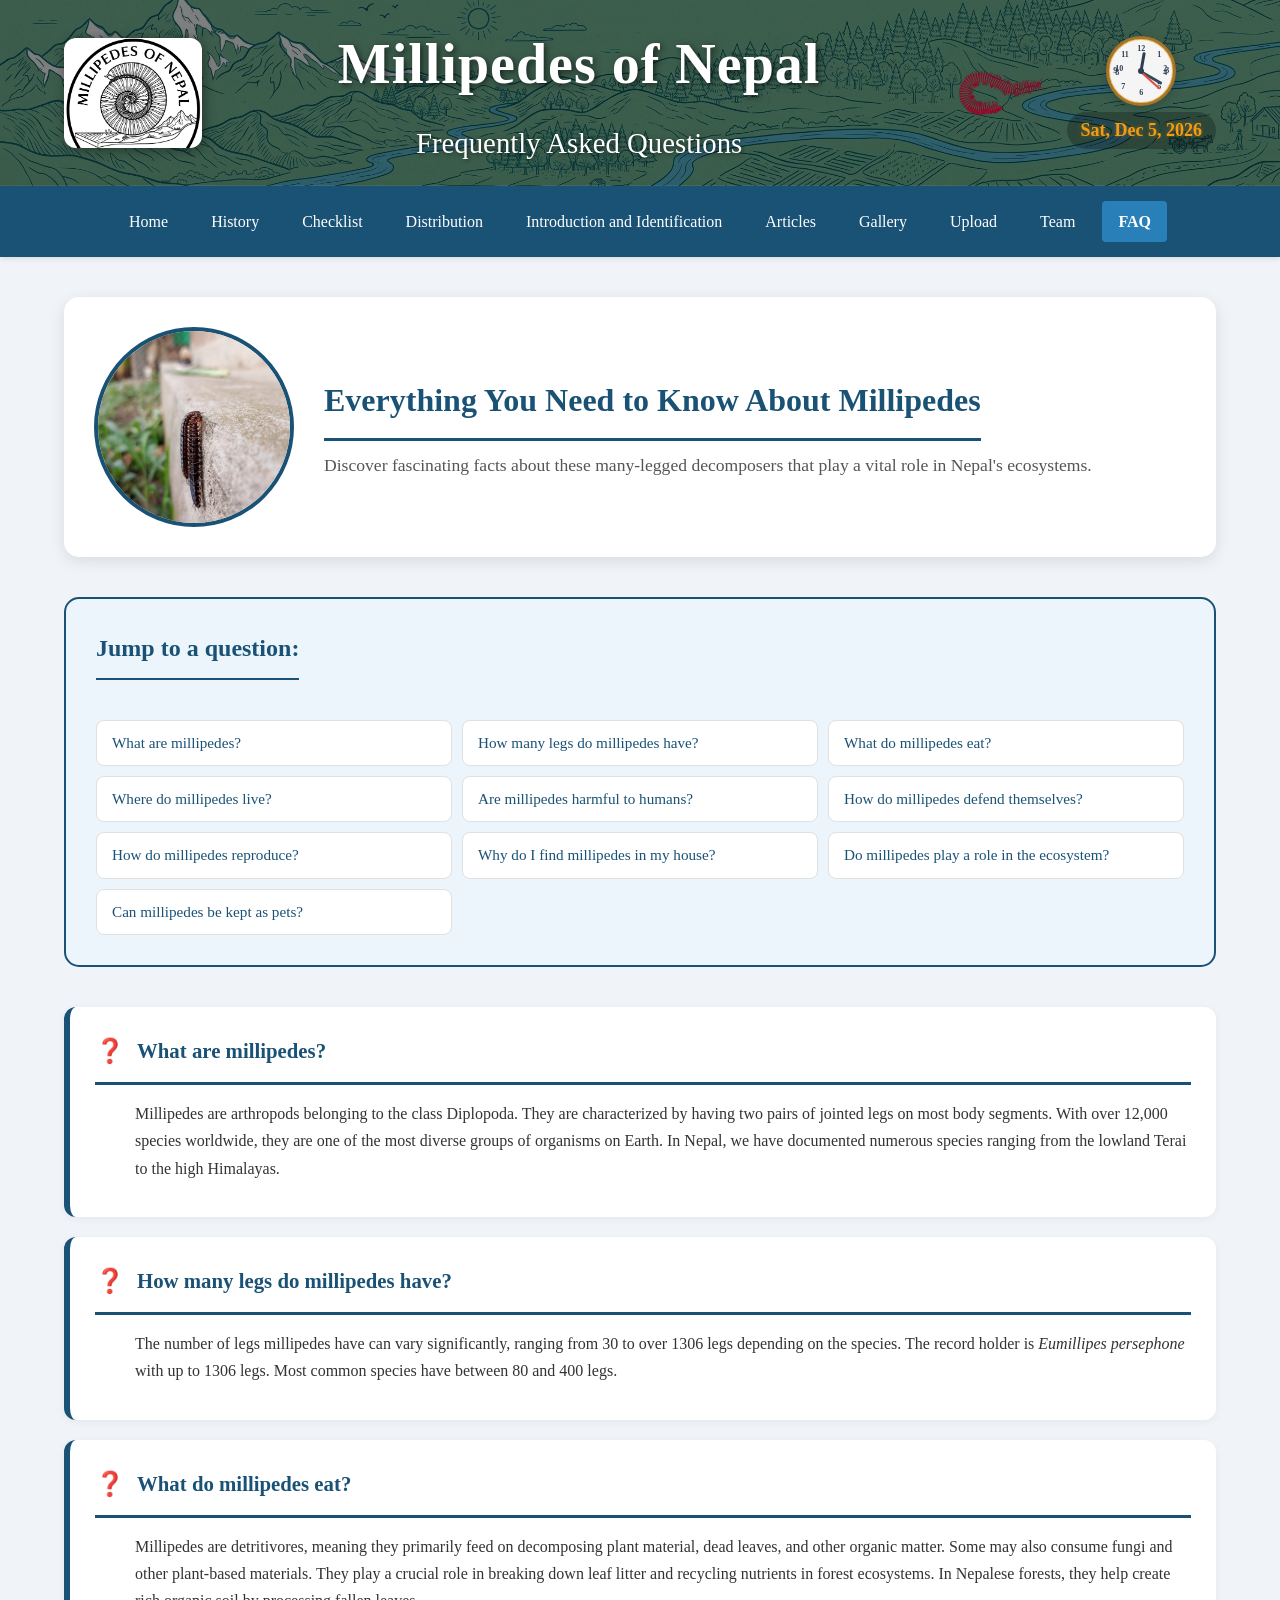
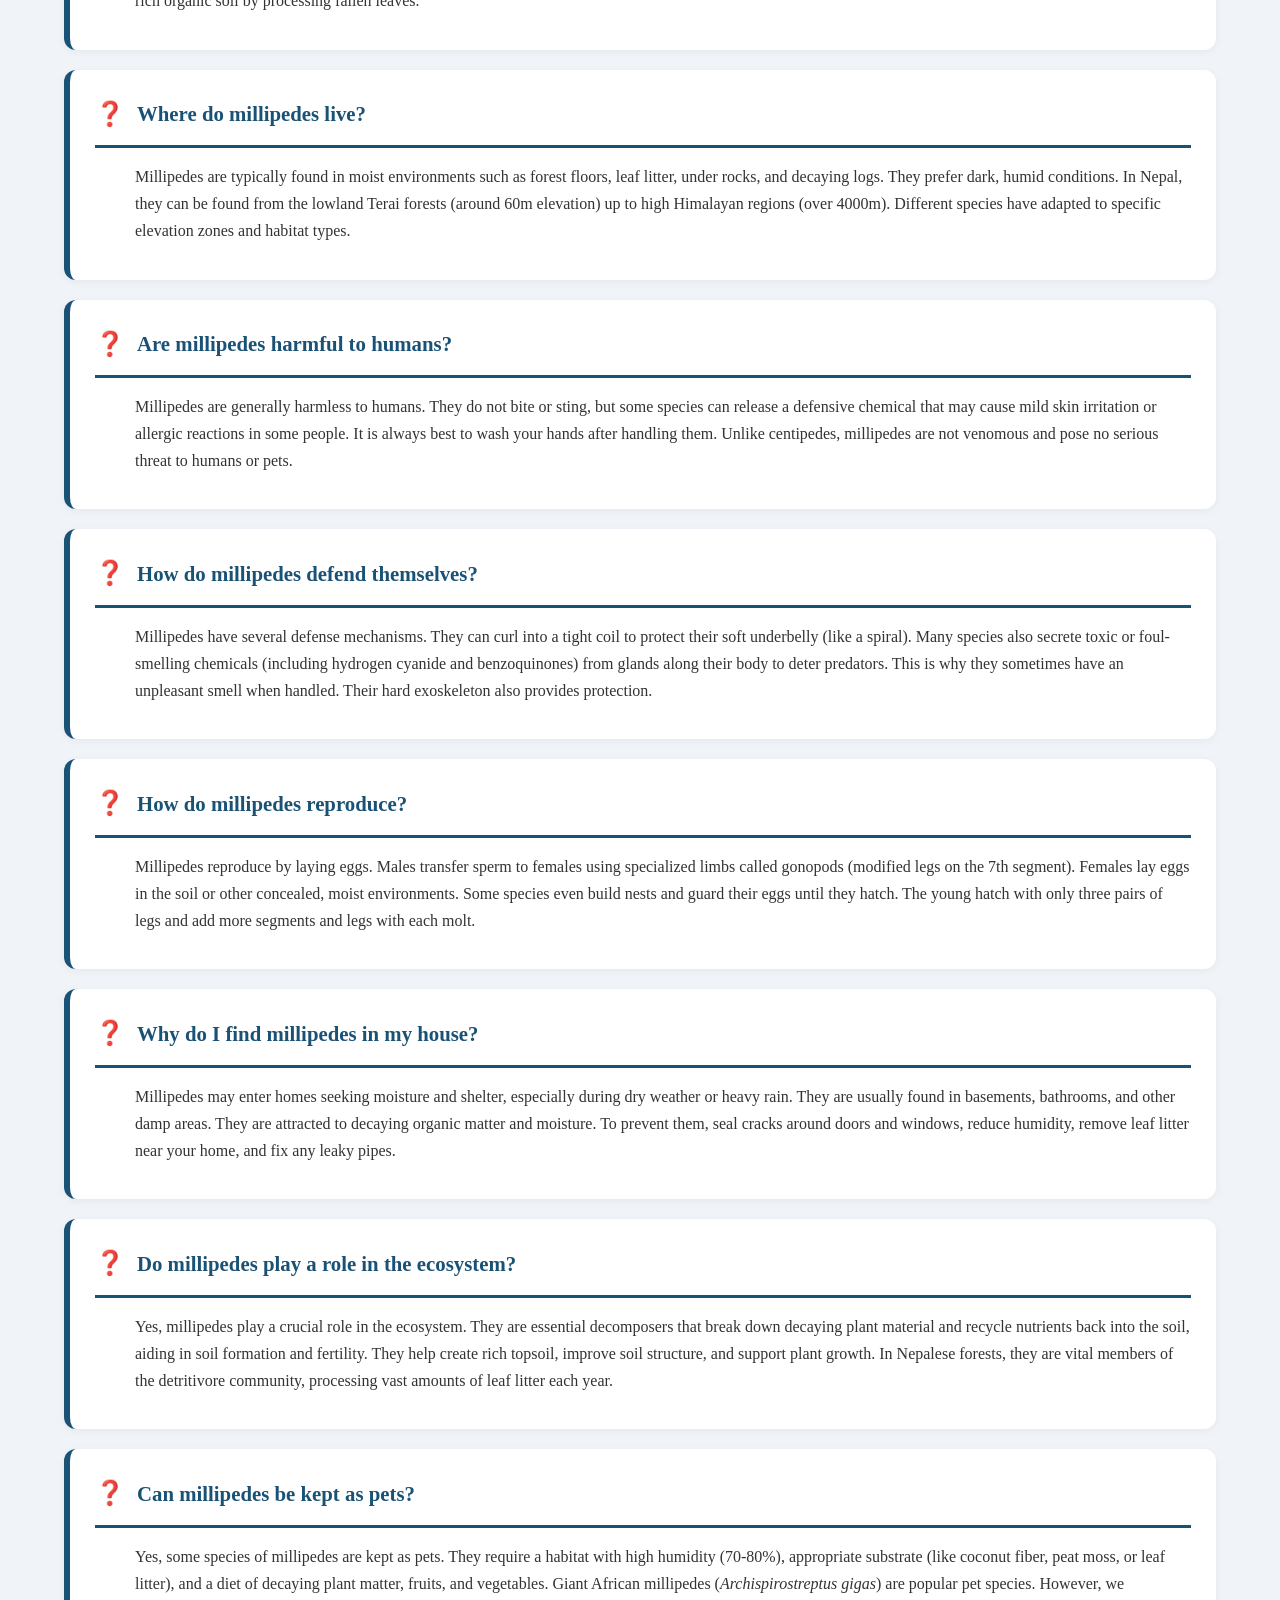
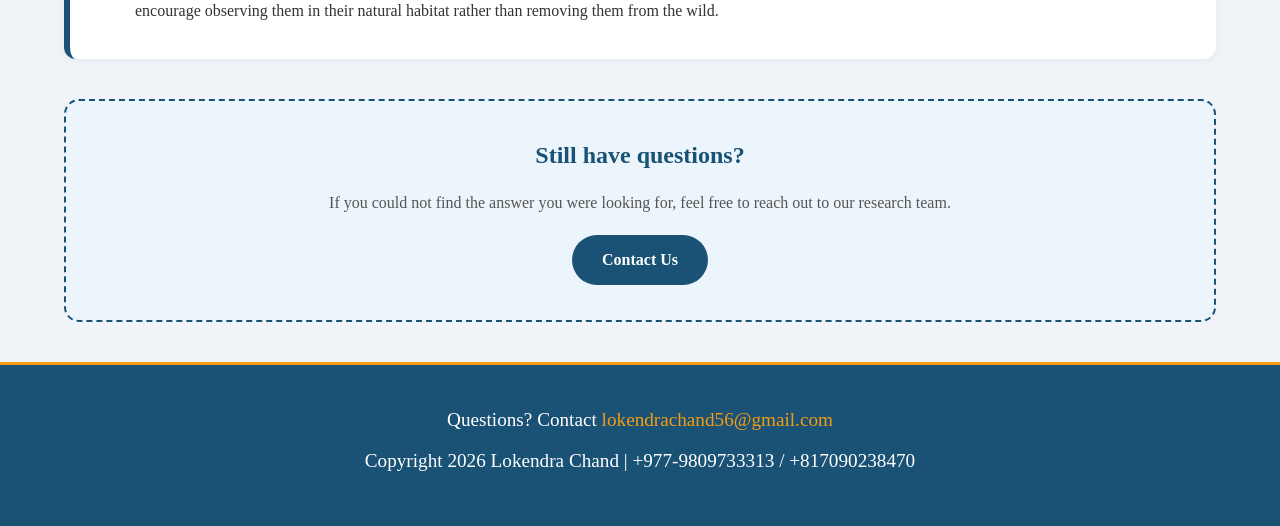
<file: faq.html>
<!DOCTYPE html>
<html lang="en">
<head>
    <meta charset="UTF-8">
    <meta name="viewport" content="width=device-width, initial-scale=1.0">
    <title>FAQ - Millipedes of Nepal</title>
    <meta name="description" content="Frequently asked questions about millipedes of Nepal, their identification, ecology, biology, and our research project.">
    <meta name="keywords" content="millipedes, Nepal, FAQ, questions, answers, biology, ecology, Diplopoda">
    
    <!-- Shared Styles -->
    <link rel="stylesheet" href="style.css">
    
    <style>
        /* ============ FAQ.HTML SPECIFIC STYLES ============ */
        
        /* FAQ Header */
        .faq-header {
            display: flex;
            align-items: center;
            gap: 30px;
            margin-bottom: 40px;
            background: white;
            padding: 30px;
            border-radius: 15px;
            box-shadow: 0 4px 15px rgba(0,0,0,0.1);
            animation: fadeInUp 0.8s ease-out;
        }
        
        .faq-header-img {
            width: 200px;
            height: 200px;
            border-radius: 50%;
            object-fit: cover;
            border: 4px solid var(--primary-blue);
            transition: all 0.3s ease;
        }
        
        .faq-header-img:hover {
            transform: scale(1.02);
            border-color: var(--gold);
        }
        
        .faq-header-text h2 {
            color: var(--primary-blue);
            font-size: 2rem;
            margin-bottom: 10px;
            font-family: 'Times New Roman', Times, serif;
        }
        
        .faq-header-text p {
            font-size: 1.1rem;
            color: #555;
            line-height: 1.6;
            font-family: 'Times New Roman', Times, serif;
        }
        
        /* Jump To Navigation */
        .jump-to {
            background: var(--blue-bg);
            padding: 30px;
            border-radius: 15px;
            margin-bottom: 40px;
            border: 2px solid var(--primary-blue);
            width: 100%;
            animation: fadeInUp 0.8s ease-out;
        }
        
        .jump-to h3 {
            color: var(--primary-blue);
            font-size: 1.5rem;
            margin-bottom: 20px;
            border-bottom: 2px solid var(--primary-blue);
            padding-bottom: 10px;
            display: inline-block;
            font-family: 'Times New Roman', Times, serif;
        }
        
        .jump-to ul {
            list-style: none;
            display: grid;
            grid-template-columns: repeat(auto-fill, minmax(300px, 1fr));
            gap: 10px;
            margin-top: 20px;
        }
        
        .jump-to li a {
            text-decoration: none;
            color: var(--primary-blue);
            display: block;
            padding: 10px 15px;
            background: white;
            border-radius: 8px;
            border: 1px solid #e0e0e0;
            transition: all 0.3s ease;
            font-size: 0.95rem;
            font-family: 'Times New Roman', Times, serif;
        }
        
        .jump-to li a:hover {
            background: var(--primary-blue);
            color: white;
            transform: translateX(5px);
            border-color: var(--primary-blue);
        }
        
        /* FAQ List */
        .faq-list {
            display: flex;
            flex-direction: column;
            gap: 20px;
            width: 100%;
            margin-bottom: 40px;
        }
        
        .faq-item {
            padding: 25px;
            background: white;
            border-radius: 12px;
            border-left: 6px solid var(--primary-blue);
            transition: all 0.4s ease;
            animation: fadeInUp 0.8s ease-out;
            box-shadow: 0 2px 8px rgba(0,0,0,0.05);
            scroll-margin-top: 100px;
        }
        
        .faq-item:hover {
            transform: translateX(10px) translateY(-3px);
            border-left-color: var(--gold);
            box-shadow: 0 8px 20px rgba(0,0,0,0.1);
        }
        
        .faq-question {
            color: var(--primary-blue);
            font-size: 1.3rem;
            margin-bottom: 15px;
            display: flex;
            align-items: center;
            gap: 12px;
            font-family: 'Times New Roman', Times, serif;
        }
        
        .faq-answer {
            line-height: 1.7;
            color: #333;
            padding-left: 40px;
            font-size: 1rem;
            font-family: 'Times New Roman', Times, serif;
        }
        
        .faq-answer-content p {
            margin-bottom: 10px;
        }
        
        .faq-answer-content i {
            font-style: italic;
        }
        
        /* Footer Note */
        .footer-note {
            background: var(--blue-bg);
            padding: 35px;
            border-radius: 15px;
            margin-top: 20px;
            text-align: center;
            border: 2px dashed var(--primary-blue);
            width: 100%;
            animation: fadeInUp 0.8s ease-out;
        }
        
        .footer-note h3 {
            color: var(--primary-blue);
            font-size: 1.5rem;
            margin-bottom: 15px;
            font-family: 'Times New Roman', Times, serif;
        }
        
        .footer-note p {
            font-size: 1rem;
            color: #555;
            margin-bottom: 20px;
            font-family: 'Times New Roman', Times, serif;
        }
        
        .contact-btn {
            display: inline-block;
            padding: 12px 30px;
            background: var(--primary-blue);
            color: white;
            text-decoration: none;
            border-radius: 30px;
            font-weight: bold;
            transition: all 0.3s ease;
            font-size: 1rem;
            font-family: 'Times New Roman', Times, serif;
        }
        
        .contact-btn:hover {
            background: var(--primary-blue-dark);
            transform: translateY(-3px);
            box-shadow: 0 6px 14px rgba(0,0,0,0.2);
        }
        
        /* Date display - LARGER FONT */
        .clock-date {
            font-size: 18px;
            font-weight: bold;
            color: #f39c12;
            text-align: center;
            margin-top: 6px;
            text-shadow: 0 0 4px rgba(243,156,18,0.4);
            font-family: 'Times New Roman', Times, serif;
            background: rgba(0,0,0,0.25);
            padding: 4px 14px;
            border-radius: 20px;
            display: inline-block;
        }
        
        /* Responsive adjustments */
        @media (max-width: 768px) {
            .faq-header {
                flex-direction: column;
                text-align: center;
                padding: 20px;
            }
            .faq-header-img {
                width: 150px;
                height: 150px;
            }
            .faq-header-text h2 { font-size: 1.5rem; }
            .faq-header-text p { font-size: 1rem; }
            
            .jump-to { padding: 20px; }
            .jump-to h3 { font-size: 1.2rem; }
            .jump-to ul { grid-template-columns: 1fr; }
            
            .faq-item { padding: 20px; }
            .faq-question { font-size: 1.1rem; flex-wrap: wrap; }
            .faq-answer { padding-left: 20px; font-size: 0.95rem; }
            
            .footer-note { padding: 25px; }
            .footer-note h3 { font-size: 1.2rem; }
            
            .clock-date { font-size: 16px; }
        }
        
        @media (max-width: 480px) {
            .faq-header-img { width: 120px; height: 120px; }
            .faq-header-text h2 { font-size: 1.3rem; }
            .faq-question { font-size: 1rem; }
            .faq-answer { padding-left: 15px; }
            .clock-date { font-size: 14px; padding: 2px 10px; }
        }
        
        @media (min-width: 1600px) {
            .faq-header-img { width: 250px; height: 250px; }
            .clock-date { font-size: 22px; }
        }
    </style>
</head>
<body>

<header>
    <div class="header-container">
        <img src="logo.png" alt="Millipedes of Nepal Logo" class="header-logo" 
             onerror="this.style.opacity='0.7'; this.style.background='#1a5276'; this.style.padding='10px'; this.style.borderRadius='12px'; this.src='data:image/svg+xml,%3Csvg xmlns=\'http://www.w3.org/2000/svg\' viewBox=\'0 0 200 200\'%3E%3Crect width=\'200\' height=\'200\' fill=\'%231a5276\'/%3E%3Ctext x=\'100\' y=\'110\' font-size=\'22\' text-anchor=\'middle\' fill=\'white\' font-family=\'Times New Roman\'%3EMillipede%3C/text%3E%3Ctext x=\'100\' y=\'140\' font-size=\'18\' text-anchor=\'middle\' fill=\'%23f39c12\'%3ELogo%3C/text%3E%3C/svg%3E'">
        
        <div class="header-text">
            <h1>Millipedes of Nepal</h1>
            <p>Frequently Asked Questions</p>
        </div>
        
        <div class="right-group">
            <img src="milli.png" alt="Millipede Icon" class="millipede-icon" 
                 onerror="this.style.display='none'">
            
            <div class="clock-container">
                <div class="analog-clock">
                    <div class="clock-face">
                        <div class="clock-ring"></div>
                        <div class="hand hour-hand" id="hourHand"></div>
                        <div class="hand minute-hand" id="minuteHand"></div>
                        <div class="hand second-hand" id="secondHand"></div>
                        <div class="clock-center"></div>
                        <div class="clock-numbers">
                            <div class="number number-12">12</div>
                            <div class="number number-1">1</div>
                            <div class="number number-2">2</div>
                            <div class="number number-3">3</div>
                            <div class="number number-4">4</div>
                            <div class="number number-5">5</div>
                            <div class="number number-6">6</div>
                            <div class="number number-7">7</div>
                            <div class="number number-8">8</div>
                            <div class="number number-9">9</div>
                            <div class="number number-10">10</div>
                            <div class="number number-11">11</div>
                        </div>
                    </div>
                </div>
                <!-- Digital clock removed -->
                <div class="clock-date" id="englishDate">--</div>
            </div>
        </div>
    </div>
</header>

<nav>
    <a href="index.html">Home</a>
    <a href="history.html">History</a>
    <a href="checklist.html">Checklist</a>
    <a href="distribution.html">Distribution</a>
    <a href="introkey.html">Introduction and Identification</a>
    <a href="articles.html">Articles</a>
    <a href="gallery.html">Gallery</a> 
    <a href="upload.html">Upload</a>
    <a href="team.html">Team</a>
    <a href="faq.html" class="active">FAQ</a>
</nav>

<main>
    <div class="faq-header">
        <img src="cmating3.jpg" alt="Colorful millipede mating" class="faq-header-img" 
             onerror="this.src='data:image/svg+xml,%3Csvg xmlns=\'http://www.w3.org/2000/svg\' viewBox=\'0 0 200 200\'%3E%3Crect width=\'200\' height=\'200\' fill=\'%23d4e6f1\'/%3E%3Ctext x=\'100\' y=\'110\' font-size=\'18\' text-anchor=\'middle\' fill=\'%231a5276\'%3EMillipede%3C/text%3E%3Ctext x=\'100\' y=\'135\' font-size=\'14\' text-anchor=\'middle\' fill=\'%231a5276\'%3EMating%3C/text%3E%3C/svg%3E'">
        <div class="faq-header-text">
            <h2>Everything You Need to Know About Millipedes</h2>
            <p>Discover fascinating facts about these many-legged decomposers that play a vital role in Nepal's ecosystems.</p>
        </div>
    </div>
    
    <div class="jump-to">
        <h3>Jump to a question:</h3>
        <ul>
            <li><a href="#q1">What are millipedes?</a></li>
            <li><a href="#q2">How many legs do millipedes have?</a></li>
            <li><a href="#q3">What do millipedes eat?</a></li>
            <li><a href="#q4">Where do millipedes live?</a></li>
            <li><a href="#q5">Are millipedes harmful to humans?</a></li>
            <li><a href="#q6">How do millipedes defend themselves?</a></li>
            <li><a href="#q7">How do millipedes reproduce?</a></li>
            <li><a href="#q8">Why do I find millipedes in my house?</a></li>
            <li><a href="#q9">Do millipedes play a role in the ecosystem?</a></li>
            <li><a href="#q10">Can millipedes be kept as pets?</a></li>
        </ul>
    </div>

    <div class="faq-list">
        <div class="faq-item" id="q1">
            <h2 class="faq-question">What are millipedes?</h2>
            <div class="faq-answer">
                <div class="faq-answer-content">
                    <p>Millipedes are arthropods belonging to the class Diplopoda. They are characterized by having two pairs of jointed legs on most body segments. With over 12,000 species worldwide, they are one of the most diverse groups of organisms on Earth. In Nepal, we have documented numerous species ranging from the lowland Terai to the high Himalayas.</p>
                </div>
            </div>
        </div>

        <div class="faq-item" id="q2">
            <h2 class="faq-question">How many legs do millipedes have?</h2>
            <div class="faq-answer">
                <div class="faq-answer-content">
                    <p>The number of legs millipedes have can vary significantly, ranging from 30 to over 1306 legs depending on the species. The record holder is <i>Eumillipes persephone</i> with up to 1306 legs. Most common species have between 80 and 400 legs.</p>
                </div>
            </div>
        </div>

        <div class="faq-item" id="q3">
            <h2 class="faq-question">What do millipedes eat?</h2>
            <div class="faq-answer">
                <div class="faq-answer-content">
                    <p>Millipedes are detritivores, meaning they primarily feed on decomposing plant material, dead leaves, and other organic matter. Some may also consume fungi and other plant-based materials. They play a crucial role in breaking down leaf litter and recycling nutrients in forest ecosystems. In Nepalese forests, they help create rich organic soil by processing fallen leaves.</p>
                </div>
            </div>
        </div>

        <div class="faq-item" id="q4">
            <h2 class="faq-question">Where do millipedes live?</h2>
            <div class="faq-answer">
                <div class="faq-answer-content">
                    <p>Millipedes are typically found in moist environments such as forest floors, leaf litter, under rocks, and decaying logs. They prefer dark, humid conditions. In Nepal, they can be found from the lowland Terai forests (around 60m elevation) up to high Himalayan regions (over 4000m). Different species have adapted to specific elevation zones and habitat types.</p>
                </div>
            </div>
        </div>

        <div class="faq-item" id="q5">
            <h2 class="faq-question">Are millipedes harmful to humans?</h2>
            <div class="faq-answer">
                <div class="faq-answer-content">
                    <p>Millipedes are generally harmless to humans. They do not bite or sting, but some species can release a defensive chemical that may cause mild skin irritation or allergic reactions in some people. It is always best to wash your hands after handling them. Unlike centipedes, millipedes are not venomous and pose no serious threat to humans or pets.</p>
                </div>
            </div>
        </div>

        <div class="faq-item" id="q6">
            <h2 class="faq-question">How do millipedes defend themselves?</h2>
            <div class="faq-answer">
                <div class="faq-answer-content">
                    <p>Millipedes have several defense mechanisms. They can curl into a tight coil to protect their soft underbelly (like a spiral). Many species also secrete toxic or foul-smelling chemicals (including hydrogen cyanide and benzoquinones) from glands along their body to deter predators. This is why they sometimes have an unpleasant smell when handled. Their hard exoskeleton also provides protection.</p>
                </div>
            </div>
        </div>

        <div class="faq-item" id="q7">
            <h2 class="faq-question">How do millipedes reproduce?</h2>
            <div class="faq-answer">
                <div class="faq-answer-content">
                    <p>Millipedes reproduce by laying eggs. Males transfer sperm to females using specialized limbs called gonopods (modified legs on the 7th segment). Females lay eggs in the soil or other concealed, moist environments. Some species even build nests and guard their eggs until they hatch. The young hatch with only three pairs of legs and add more segments and legs with each molt.</p>
                </div>
            </div>
        </div>

        <div class="faq-item" id="q8">
            <h2 class="faq-question">Why do I find millipedes in my house?</h2>
            <div class="faq-answer">
                <div class="faq-answer-content">
                    <p>Millipedes may enter homes seeking moisture and shelter, especially during dry weather or heavy rain. They are usually found in basements, bathrooms, and other damp areas. They are attracted to decaying organic matter and moisture. To prevent them, seal cracks around doors and windows, reduce humidity, remove leaf litter near your home, and fix any leaky pipes.</p>
                </div>
            </div>
        </div>

        <div class="faq-item" id="q9">
            <h2 class="faq-question">Do millipedes play a role in the ecosystem?</h2>
            <div class="faq-answer">
                <div class="faq-answer-content">
                    <p>Yes, millipedes play a crucial role in the ecosystem. They are essential decomposers that break down decaying plant material and recycle nutrients back into the soil, aiding in soil formation and fertility. They help create rich topsoil, improve soil structure, and support plant growth. In Nepalese forests, they are vital members of the detritivore community, processing vast amounts of leaf litter each year.</p>
                </div>
            </div>
        </div>

        <div class="faq-item" id="q10">
            <h2 class="faq-question">Can millipedes be kept as pets?</h2>
            <div class="faq-answer">
                <div class="faq-answer-content">
                    <p>Yes, some species of millipedes are kept as pets. They require a habitat with high humidity (70-80%), appropriate substrate (like coconut fiber, peat moss, or leaf litter), and a diet of decaying plant matter, fruits, and vegetables. Giant African millipedes (<i>Archispirostreptus gigas</i>) are popular pet species. However, we encourage observing them in their natural habitat rather than removing them from the wild.</p>
                </div>
            </div>
        </div>
    </div>
    
    <div class="footer-note">
        <h3>Still have questions?</h3>
        <p>If you could not find the answer you were looking for, feel free to reach out to our research team.</p>
        <a href="mailto:lokendrachand56@gmail.com" class="contact-btn">Contact Us</a>
    </div>
</main>

<footer>
    <p>Questions? Contact <a href="mailto:lokendrachand56@gmail.com">lokendrachand56@gmail.com</a></p>
    <p>Copyright <script>document.write(new Date().getFullYear());</script> Lokendra Chand | +977-9809733313 / +817090238470</p>
</footer>

<script>
// ============================================
// CLOCK AND DATE FUNCTIONS - NEPAL TIME (UTC+5:45)
// ============================================

// Get Nepal time (UTC+5:45)
function getNepalTime() {
    const now = new Date();
    const nepalOffset = 5.75 * 60 * 60 * 1000;
    const utcTime = now.getTime() + (now.getTimezoneOffset() * 60 * 1000);
    return new Date(utcTime + nepalOffset);
}

// Update clock display
function updateClock() {
    const now = getNepalTime();
    const hours = now.getHours();
    const minutes = now.getMinutes();
    const seconds = now.getSeconds();
    
    const hourHand = document.getElementById('hourHand');
    const minuteHand = document.getElementById('minuteHand');
    const secondHand = document.getElementById('secondHand');
    
    if (hourHand) hourHand.style.transform = `translateX(-50%) rotate(${(hours % 12) * 30 + minutes * 0.5}deg)`;
    if (minuteHand) minuteHand.style.transform = `translateX(-50%) rotate(${minutes * 6}deg)`;
    if (secondHand) secondHand.style.transform = `translateX(-50%) rotate(${seconds * 6}deg)`;
    
    // Update English date
    const englishDate = document.getElementById('englishDate');
    if (englishDate) {
        englishDate.innerHTML = now.toLocaleDateString('en-US', { 
            weekday: 'short', 
            year: 'numeric', 
            month: 'short', 
            day: 'numeric' 
        });
    }
}

// Initialize clock on page load and update every second
window.addEventListener('DOMContentLoaded', function() {
    updateClock();
    setInterval(updateClock, 1000);
});

// Smooth scroll for anchor links with offset for fixed header
document.querySelectorAll('.jump-to a, a[href^="#"]').forEach(anchor => {
    anchor.addEventListener('click', function(e) {
        const href = this.getAttribute('href');
        if (href && href.startsWith('#')) {
            e.preventDefault();
            const target = document.querySelector(href);
            if (target) {
                const headerOffset = 100;
                const elementPosition = target.getBoundingClientRect().top;
                const offsetPosition = elementPosition + window.pageYOffset - headerOffset;
                
                window.scrollTo({
                    top: offsetPosition,
                    behavior: 'smooth'
                });
            }
        }
    });
});

// Handle image loading errors gracefully
const images = document.querySelectorAll('img');
images.forEach(img => {
    img.addEventListener('error', function() {
        console.log('Image failed to load:', this.src);
    });
});
</script>

</body>
</html>
</file>
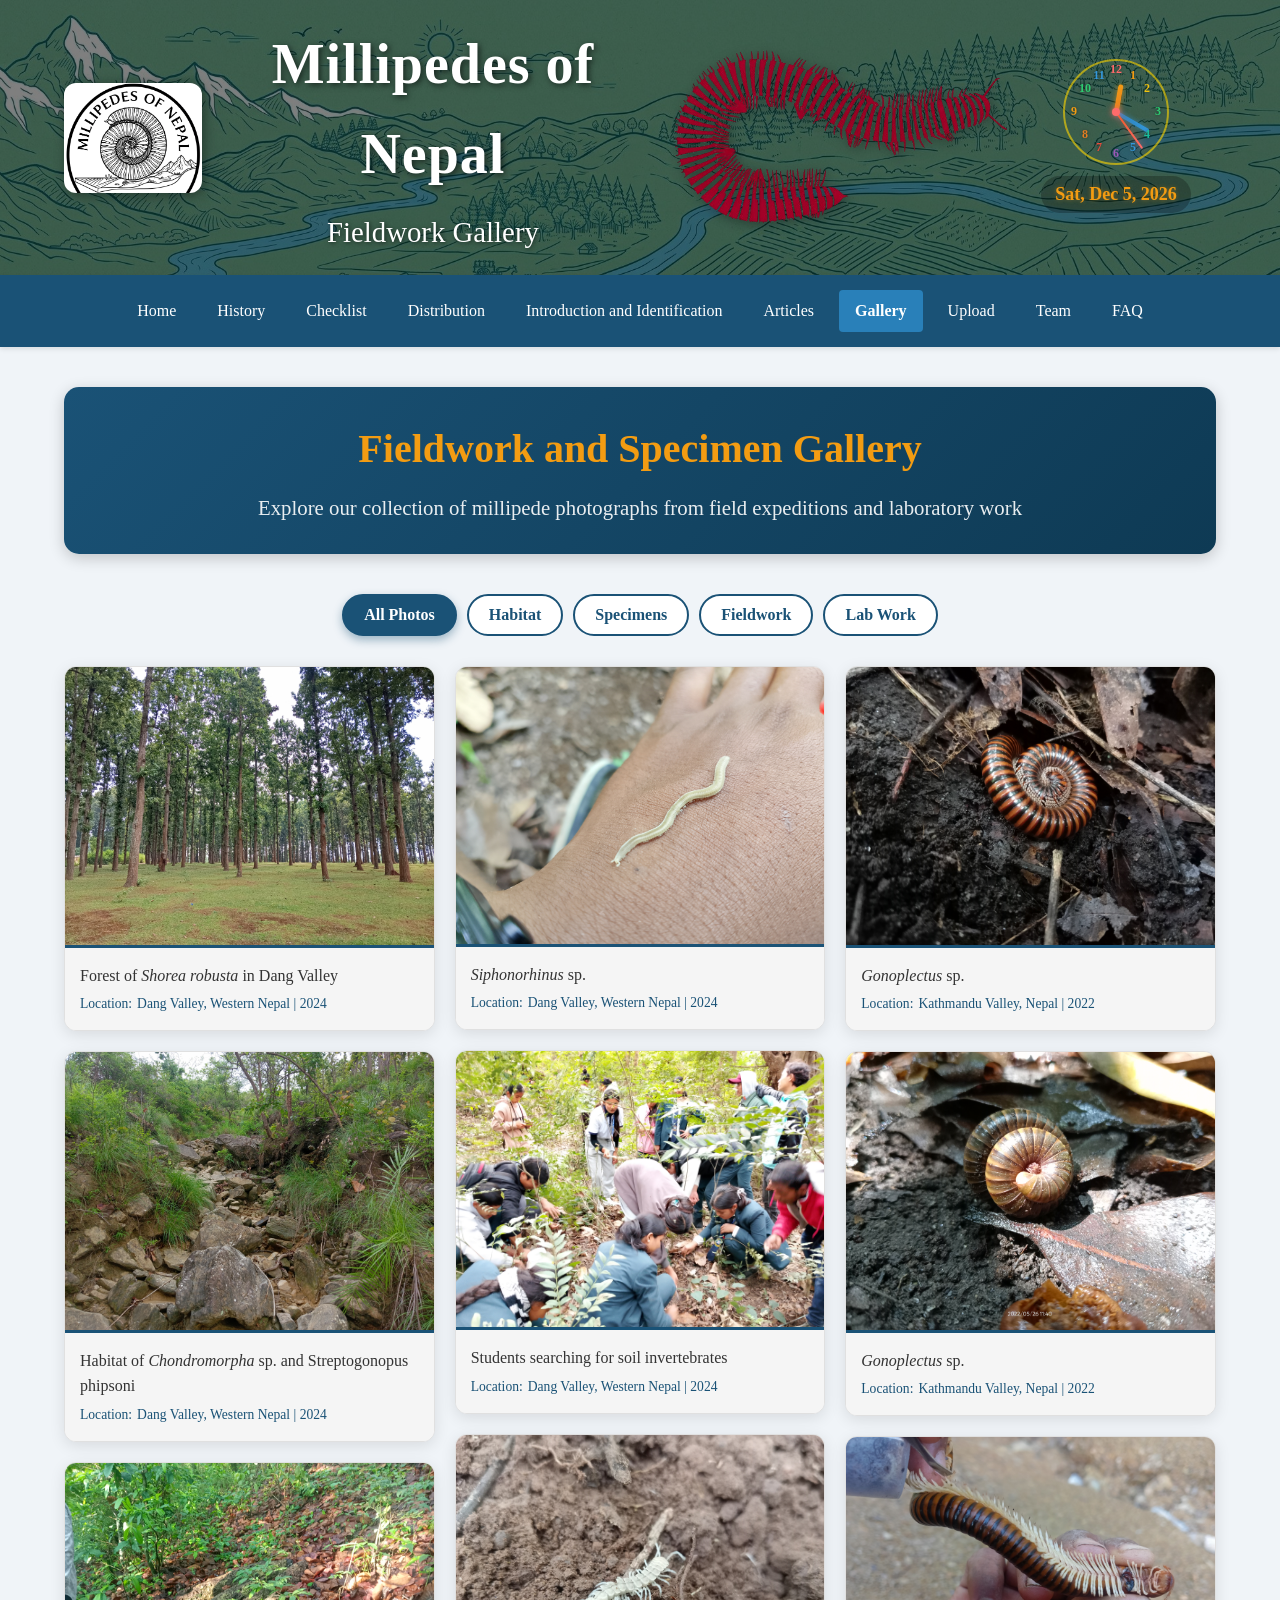
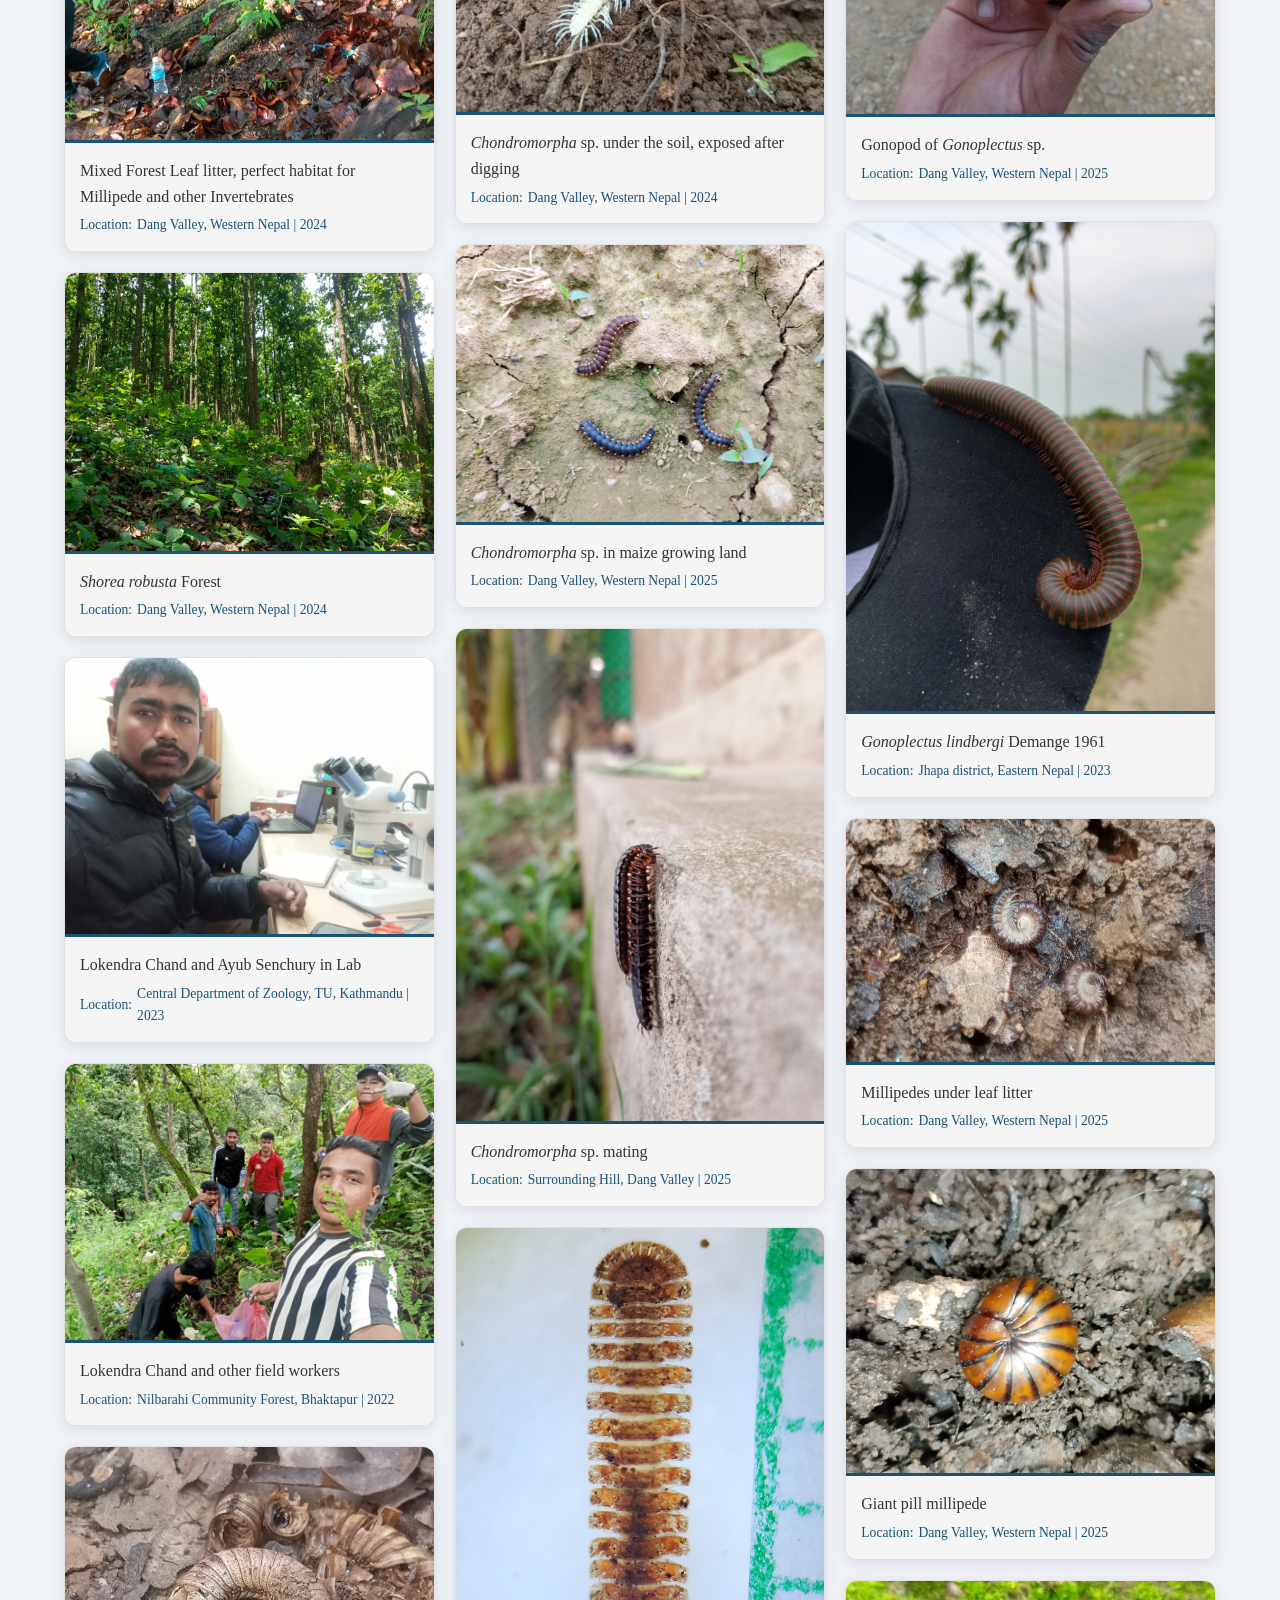
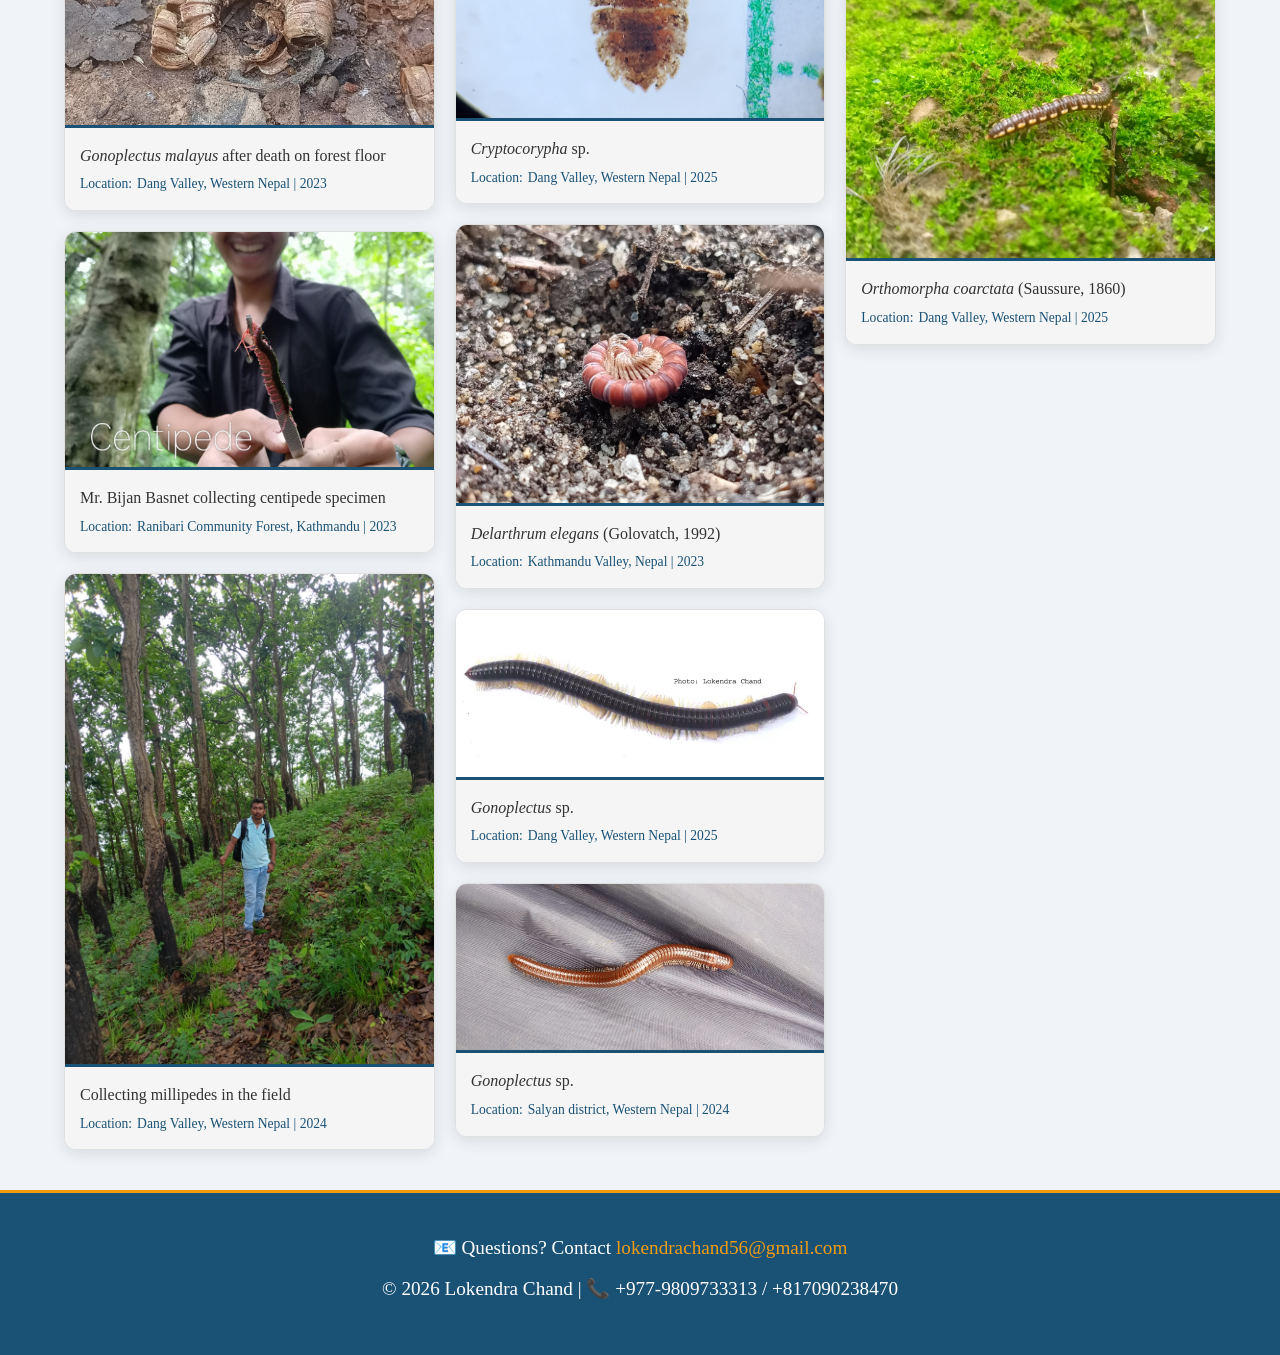
<file: gallery.html>
<!DOCTYPE html>
<html lang="en">
<head>
    <meta charset="UTF-8">
    <meta name="viewport" content="width=device-width, initial-scale=1.0">
    <title>Gallery - Millipedes of Nepal</title>
    <meta name="description" content="Explore fieldwork photos, specimen images, and habitat photographs from the Millipedes of Nepal research project.">
    <meta name="keywords" content="millipedes, Nepal, gallery, fieldwork, specimens, habitat, photographs">
    
    <style>
        /* ============================================
           Millipedes of Nepal - Unified Style Sheet
           Version: 3.1 - Common styles for all pages
           ============================================ */

        /* ============ RESET & BASE ============ */
        * {
            margin: 0;
            padding: 0;
            box-sizing: border-box;
        }

        html, body {
            width: 100%;
            max-width: 100%;
            overflow-x: hidden;
            scroll-behavior: smooth;
        }

        body {
            font-family: 'Times New Roman', Times, serif;
            line-height: 1.6;
            color: #333;
            min-height: 100vh;
            display: flex;
            flex-direction: column;
            background-color: #f0f4f8;
            margin: 0;
            padding: 0;
            width: 100%;
        }

        :root {
            --primary-blue: #1a5276;
            --primary-blue-dark: #0e3a54;
            --blue-accent: #2980b9;
            --blue-bg: #ebf5fb;
            --gold: #f39c12;
            --text-dark: #1a1a1a;
            --text-light: #555;
            --bg-white: #ffffff;
            --bg-light: #f5f7fa;
            --shadow: 0 2px 8px rgba(0,0,0,0.1);
            --green: #28a745;
            --red: #dc3545;
            --orange: #fd7e14;
            --whatsapp: #25D366;
            --gmail: #D44638;
        }

        /* ============ SKIP TO CONTENT ============ */
        .skip-link {
            position: absolute;
            top: -1000px;
            left: 50%;
            transform: translateX(-50%);
            background: var(--gold);
            color: #000;
            padding: 10px 20px;
            z-index: 10000;
            font-weight: bold;
            border-radius: 0 0 8px 8px;
            text-decoration: none;
        }
        .skip-link:focus {
            top: 0;
        }

        /* ============ UTILITY CLASSES ============ */
        .container {
            width: 100%;
            max-width: 1400px;
            margin: 0 auto;
            padding: 0 5%;
        }

        .text-center { text-align: center; }
        .text-left { text-align: left; }
        .text-right { text-align: right; }

        .mt-1 { margin-top: 10px; }
        .mt-2 { margin-top: 20px; }
        .mt-3 { margin-top: 30px; }
        .mb-1 { margin-bottom: 10px; }
        .mb-2 { margin-bottom: 20px; }
        .mb-3 { margin-bottom: 30px; }

        .hide { display: none; }
        .show { display: block; }

        /* ============ REDUCED MOTION ============ */
        @media (prefers-reduced-motion: reduce) {
            * {
                animation-duration: 0.01ms !important;
                animation-iteration-count: 1 !important;
                transition-duration: 0.01ms !important;
            }
        }

        /* ============ PRINT STYLES ============ */
        @media print {
            header, nav, footer, .no-print, .gallery-filters, 
            .map-controls, .admin-panel, .contact-buttons,
            .jump-to, .full-video-section, .pdf-controls,
            .map-view-buttons, .filter-section {
                display: none !important;
            }
            body {
                background: white;
                color: black;
            }
            .article-card, .faq-item, .team-card, .gallery-item,
            .species-card, .pdf-section {
                break-inside: avoid;
                page-break-inside: avoid;
                box-shadow: none;
                border: 1px solid #ccc;
            }
            a {
                text-decoration: none;
                color: black;
            }
        }

        /* ============ HEADER - STANDARD FOR ALL PAGES ============ */
        header {
            background: linear-gradient(rgba(0, 0, 0, 0.5), rgba(0, 0, 0, 0.5)), url('home.jpg');
            background-size: cover;
            background-position: center;
            color: white;
            padding: 0;
            width: 100%;
            max-width: 100%;
            box-shadow: 0 2px 10px rgba(0,0,0,0.2);
            animation: fadeInDown 1s ease-out;
        }

        .header-container {
            display: flex;
            align-items: center;
            justify-content: space-between;
            width: 100%;
            max-width: 100%;
            padding: 20px 5%;
            gap: 30px;
            flex-wrap: wrap;
        }

        .header-logo {
            height: 110px;
            width: auto;
            max-width: 200px;
            object-fit: contain;
            filter: drop-shadow(2px 2px 6px rgba(0,0,0,0.4));
            transition: all 0.4s cubic-bezier(0.25, 0.46, 0.45, 0.94);
            border-radius: 12px;
            display: block;
            animation: logoGentlePop 0.6s ease-out;
        }

        .header-logo:hover {
            transform: scale(1.08) rotate(2deg);
            filter: drop-shadow(4px 6px 12px rgba(0,0,0,0.5));
            opacity: 0.95;
        }

        @keyframes logoGentlePop {
            0% { transform: scale(0.9); opacity: 0; }
            80% { transform: scale(1.02); }
            100% { transform: scale(1); opacity: 1; }
        }

        .header-text {
            flex: 1;
            display: flex;
            flex-direction: column;
            justify-content: center;
            text-align: center;
        }

        .header-text h1 {
            font-size: 3.5rem;
            margin-bottom: 10px;
            text-shadow: 2px 2px 6px rgba(0,0,0,0.6);
            animation: slideInLeft 1s ease-out;
            letter-spacing: 1px;
            font-family: 'Times New Roman', Times, serif;
        }

        .header-text p {
            font-size: 1.8rem;
            text-shadow: 1px 1px 4px rgba(0,0,0,0.6);
            animation: slideInRight 1s ease-out;
            font-family: 'Times New Roman', Times, serif;
        }

        /* Right side group for clock and icon */
        .right-group {
            display: flex;
            align-items: center;
            gap: 2px;
            animation: fadeInRight 0.8s ease-out;
        }

        .millipede-icon {
            height: 200px;
            width: auto;
            max-width: 350px;
            object-fit: contain;
            filter: drop-shadow(2px 2px 6px rgba(0,0,0,0.4));
            transition: all 0.4s cubic-bezier(0.25, 0.46, 0.45, 0.94);
        }

        .millipede-icon:hover {
            transform: scale(1.05) rotate(3deg);
            filter: drop-shadow(4px 6px 12px rgba(0,0,0,0.5));
        }

        /* ============ CLOCK STYLES ============ */
        .clock-container {
            background: transparent;
            border-radius: 0;
            padding: 0;
            min-width: 200px;
            text-align: center;
            border: none;
            box-shadow: none;
            transition: all 0.3s ease;
        }

        .analog-clock {
            width: 100px;
            height: 100px;
            margin: 0 auto 8px;
            position: relative;
            background: transparent;
            border-radius: 50%;
            box-shadow: none;
        }

        .clock-face {
            width: 100%;
            height: 100%;
            position: relative;
            border-radius: 50%;
        }

        .clock-ring {
            position: absolute;
            top: -3px;
            left: -3px;
            right: -3px;
            bottom: -3px;
            border-radius: 50%;
            border: 2px solid rgba(255, 215, 0, 0.6);
            pointer-events: none;
            animation: ringPulse 2s ease-in-out infinite;
        }

        @keyframes ringPulse {
            0%, 100% { opacity: 0.6; transform: scale(1); }
            50% { opacity: 1; transform: scale(1.02); }
        }

        .clock-center {
            position: absolute;
            width: 8px;
            height: 8px;
            background: #ff6b6b;
            border-radius: 50%;
            top: 50%;
            left: 50%;
            transform: translate(-50%, -50%);
            z-index: 10;
            box-shadow: 0 0 6px rgba(255,107,107,0.9);
            animation: centerGlow 1.5s ease-in-out infinite;
        }

        @keyframes centerGlow {
            0%, 100% { box-shadow: 0 0 4px rgba(255,107,107,0.6); }
            50% { box-shadow: 0 0 12px rgba(255,107,107,1); }
        }

        .hand {
            position: absolute;
            bottom: 50%;
            left: 50%;
            transform-origin: bottom center;
            border-radius: 4px;
            transition: transform 0.1s cubic-bezier(0.4, 2.5, 0.6, 1);
        }

        .hour-hand {
            width: 4.5px;
            height: 28px;
            background: linear-gradient(135deg, #f39c12, #e67e22);
            transform: translateX(-50%) rotate(0deg);
            box-shadow: 0 0 5px rgba(243,156,18,0.6);
            border-radius: 4px 4px 2px 2px;
        }

        .minute-hand {
            width: 3.5px;
            height: 38px;
            background: linear-gradient(135deg, #3498db, #2980b9);
            transform: translateX(-50%) rotate(0deg);
            box-shadow: 0 0 5px rgba(52,152,219,0.6);
            border-radius: 3px 3px 2px 2px;
        }

        .second-hand {
            width: 1.8px;
            height: 45px;
            background: linear-gradient(135deg, #ff6b6b, #ee5a24);
            transform: translateX(-50%) rotate(0deg);
            box-shadow: 0 0 6px rgba(255,107,107,0.7);
            border-radius: 2px;
        }

        .clock-numbers {
            position: absolute;
            width: 100%;
            height: 100%;
            top: 0;
            left: 0;
        }

        .number {
            position: absolute;
            font-size: 12px;
            font-weight: bold;
            transform: translate(-50%, -50%);
            text-shadow: 0 0 3px rgba(0,0,0,0.4);
            font-family: 'Times New Roman', Times, serif;
        }

        .number-12 { color: #ff6b6b; top: 8%; left: 50%; }
        .number-1 { color: #f39c12; top: 14%; left: 67%; }
        .number-2 { color: #f1c40f; top: 27%; left: 81%; }
        .number-3 { color: #2ecc71; top: 50%; left: 92%; }
        .number-4 { color: #1abc9c; top: 73%; left: 81%; }
        .number-5 { color: #3498db; top: 86%; left: 67%; }
        .number-6 { color: #9b59b6; top: 92%; left: 50%; }
        .number-7 { color: #e74c3c; top: 86%; left: 33%; }
        .number-8 { color: #e67e22; top: 73%; left: 19%; }
        .number-9 { color: #f39c12; top: 50%; left: 8%; }
        .number-10 { color: #2ecc71; top: 27%; left: 19%; }
        .number-11 { color: #3498db; top: 14%; left: 33%; }

        .clock-date {
            font-size: 18px;
            font-weight: bold;
            color: #f39c12;
            text-align: center;
            margin-top: 6px;
            text-shadow: 0 0 4px rgba(243,156,18,0.4);
            font-family: 'Times New Roman', Times, serif;
            background: rgba(0,0,0,0.25);
            padding: 4px 14px;
            border-radius: 20px;
            display: inline-block;
        }

        /* ============ NAVIGATION BAR ============ */
        nav {
            background-color: var(--primary-blue);
            padding: 15px 5%;
            text-align: center;
            width: 100%;
            max-width: 100%;
            position: sticky;
            top: 0;
            z-index: 100;
            box-shadow: 0 2px 5px rgba(0,0,0,0.1);
            animation: fadeIn 1.2s ease-out;
            display: flex;
            flex-wrap: wrap;
            justify-content: center;
            align-items: center;
            gap: 5px;
        }

        .menu-toggle {
            display: none;
            background: none;
            border: 2px solid white;
            color: white;
            font-size: 1.8rem;
            cursor: pointer;
            padding: 5px 15px;
            border-radius: 6px;
            transition: all 0.3s ease;
        }

        .menu-toggle:hover {
            background: rgba(255,255,255,0.15);
        }

        .nav-links {
            display: flex;
            flex-wrap: wrap;
            justify-content: center;
            gap: 3px;
        }

        nav a {
            color: white;
            text-decoration: none;
            padding: 8px 16px;
            margin: 0 3px;
            border-radius: 4px;
            transition: all 0.3s ease;
            font-size: 1rem;
            font-family: 'Times New Roman', Times, serif;
            position: relative;
            overflow: hidden;
        }

        nav a:hover {
            background-color: var(--blue-accent);
            transform: translateY(-2px);
            box-shadow: 0 4px 8px rgba(0,0,0,0.2);
        }

        nav a:focus-visible {
            outline: 3px solid var(--gold);
            outline-offset: 3px;
        }

        nav a::after {
            content: '';
            position: absolute;
            bottom: 0;
            left: 50%;
            width: 0;
            height: 2px;
            background-color: var(--gold);
            transition: all 0.3s ease;
            transform: translateX(-50%);
        }

        nav a:hover::after {
            width: 80%;
        }

        nav a.active {
            background-color: var(--blue-accent);
            font-weight: bold;
        }

        /* ============ PAGE HEADER ============ */
        .page-header {
            text-align: center;
            margin-bottom: 40px;
            padding: 30px 20px;
            background: linear-gradient(135deg, var(--primary-blue), var(--primary-blue-dark));
            border-radius: 15px;
            color: white;
            box-shadow: 0 4px 15px rgba(0,0,0,0.2);
        }

        .page-header h2 {
            font-size: 2.5rem;
            color: var(--gold);
            font-family: 'Times New Roman', Times, serif;
            margin-bottom: 10px;
        }

        .page-header p {
            font-size: 1.3rem;
            font-family: 'Times New Roman', Times, serif;
            opacity: 0.9;
        }

        /* ============ MAIN CONTENT ============ */
        main {
            flex: 1;
            padding: 40px 5%;
            max-width: 100%;
            width: 100%;
            margin: 0 auto;
        }

        /* ============ GALLERY.HTML SPECIFIC STYLES ============ */
        
        /* Filter Buttons */
        .gallery-filters {
            display: flex;
            flex-wrap: wrap;
            gap: 10px;
            justify-content: center;
            margin-bottom: 30px;
            animation: fadeInUp 0.8s ease-out;
        }
        
        .filter-btn {
            padding: 10px 20px;
            background-color: white;
            border: 2px solid var(--primary-blue);
            color: var(--primary-blue);
            border-radius: 30px;
            cursor: pointer;
            font-weight: 600;
            transition: all 0.3s ease;
            font-family: 'Times New Roman', Times, serif;
            font-size: 1rem;
            position: relative;
            overflow: hidden;
        }
        
        .filter-btn::before {
            content: '';
            position: absolute;
            top: 50%;
            left: 50%;
            width: 0;
            height: 0;
            border-radius: 50%;
            background: rgba(26, 82, 118, 0.1);
            transform: translate(-50%, -50%);
            transition: width 0.6s, height 0.6s;
        }
        
        .filter-btn:hover::before {
            width: 300px;
            height: 300px;
        }
        
        .filter-btn:hover {
            background-color: var(--primary-blue);
            color: white;
            transform: translateY(-2px);
            box-shadow: 0 4px 8px rgba(0,0,0,0.2);
        }
        
        .filter-btn.active {
            background-color: var(--primary-blue);
            color: white;
            box-shadow: 0 4px 10px rgba(26, 82, 118, 0.4);
        }
        
        /* Gallery Grid - Masonry style */
        .gallery-container {
            column-count: 3;
            column-gap: 20px;
            margin-top: 30px;
        }
        
        .gallery-item {
            break-inside: avoid;
            margin-bottom: 20px;
            background-color: white;
            border-radius: 12px;
            overflow: hidden;
            box-shadow: 0 4px 15px rgba(0,0,0,0.1);
            transition: all 0.4s cubic-bezier(0.175, 0.885, 0.32, 1.275);
            border: 1px solid #e0e0e0;
            cursor: pointer;
            position: relative;
            animation: fadeInUp 0.8s ease-out;
        }
        
        .gallery-item:hover {
            transform: translateY(-8px) scale(1.02);
            box-shadow: 0 20px 30px rgba(26, 82, 118, 0.3);
            border-color: var(--gold);
        }
        
        .gallery-image {
            width: 100%;
            height: auto;
            display: block;
            transition: transform 0.8s ease;
        }
        
        .gallery-item:hover .gallery-image {
            transform: scale(1.08);
        }
        
        /* Caption styling - all text normal */
        .gallery-caption-static {
            padding: 15px;
            background-color: #f5f5f5;
            border-top: 3px solid var(--primary-blue);
            transition: all 0.3s ease;
        }
        
        .gallery-item:hover .gallery-caption-static {
            background-color: var(--blue-bg);
            border-top-color: var(--gold);
        }
        
        .gallery-caption-static p {
            font-size: 1rem;
            color: #333;
            margin-bottom: 5px;
            font-family: 'Times New Roman', Times, serif;
            font-style: normal;
        }
        
        .gallery-caption-static .gallery-location {
            color: var(--primary-blue);
            font-size: 0.85rem;
            display: flex;
            align-items: center;
            gap: 5px;
            font-family: 'Times New Roman', Times, serif;
            font-style: normal;
        }
        
        .gallery-item:hover .gallery-caption-static .gallery-location {
            color: var(--primary-blue-dark);
        }
        
        /* Lightbox Modal */
        .modal {
            display: none;
            position: fixed;
            z-index: 1000;
            padding: 20px;
            left: 0;
            top: 0;
            width: 100%;
            height: 100%;
            background-color: rgba(0,0,0,0.98);
            overflow: auto;
            animation: fadeIn 0.3s ease-out;
        }
        
        .modal-content {
            margin: auto;
            display: block;
            max-width: 90%;
            max-height: 70vh;
            border-radius: 8px;
            border: 3px solid white;
            box-shadow: 0 0 30px rgba(243, 156, 18, 0.4);
            animation: zoomIn 0.3s ease-out;
        }
        
        @keyframes zoomIn {
            from {
                transform: scale(0.9);
                opacity: 0;
            }
            to {
                transform: scale(1);
                opacity: 1;
            }
        }
        
        .modal-caption {
            margin: 15px auto;
            display: block;
            width: 80%;
            max-width: 700px;
            text-align: center;
            color: white;
            padding: 20px;
            font-size: 1.2rem;
            background: rgba(26, 82, 118, 0.95);
            border-radius: 8px;
            border-left: 5px solid var(--gold);
            font-family: 'Times New Roman', Times, serif;
            font-style: normal;
            animation: slideInUp 0.4s ease-out;
        }
        
        @keyframes slideInUp {
            from {
                transform: translateY(30px);
                opacity: 0;
            }
            to {
                transform: translateY(0);
                opacity: 1;
            }
        }
        
        .modal-location {
            color: var(--gold);
            margin-top: 10px;
            font-size: 1rem;
            font-style: normal;
        }
        
        .close-modal {
            position: absolute;
            top: 25px;
            right: 35px;
            color: white;
            font-size: 50px;
            font-weight: bold;
            cursor: pointer;
            transition: all 0.3s ease;
            z-index: 1001;
            text-shadow: 0 0 10px rgba(0,0,0,0.5);
        }
        
        .close-modal:hover {
            color: var(--gold);
            transform: scale(1.2) rotate(90deg);
        }
        
        .nav-btn {
            position: absolute;
            top: 50%;
            transform: translateY(-50%);
            background: rgba(26, 82, 118, 0.7);
            color: white;
            border: none;
            font-size: 2rem;
            padding: 15px 20px;
            cursor: pointer;
            border-radius: 5px;
            transition: all 0.3s ease;
            z-index: 1001;
            backdrop-filter: blur(5px);
        }
        
        .nav-btn:hover {
            background: var(--primary-blue);
            transform: translateY(-50%) scale(1.1);
            box-shadow: 0 0 20px rgba(243, 156, 18, 0.5);
        }
        
        .prev-btn {
            left: 20px;
        }
        
        .next-btn {
            right: 20px;
        }

        /* ============ BUTTONS ============ */
        .btn {
            display: inline-block;
            padding: 10px 25px;
            background-color: var(--primary-blue);
            color: white;
            text-decoration: none;
            border-radius: 30px;
            font-weight: 500;
            transition: all 0.3s ease;
            border: none;
            cursor: pointer;
            font-family: 'Times New Roman', Times, serif;
        }

        .btn:hover {
            background-color: var(--primary-blue-dark);
            transform: translateY(-3px);
            box-shadow: 0 6px 14px rgba(0,0,0,0.2);
        }

        .btn-gold {
            background-color: var(--gold);
        }

        .btn-gold:hover {
            background-color: #e67e22;
        }

        /* ============ FOOTER ============ */
        footer {
            background-color: var(--primary-blue);
            color: white;
            text-align: center;
            padding: 40px 5%;
            width: 100%;
            max-width: 100%;
            margin-top: auto;
            animation: fadeIn 1s ease-out;
            border-top: 3px solid var(--gold);
        }

        footer p {
            font-size: 1.2rem;
            margin-bottom: 10px;
            font-family: 'Times New Roman', Times, serif;
            color: white;
        }

        footer a {
            color: var(--gold);
            text-decoration: none;
            transition: all 0.3s ease;
            font-family: 'Times New Roman', Times, serif;
        }

        footer a:hover {
            text-decoration: underline;
            color: white;
            transform: scale(1.05);
            display: inline-block;
        }

        /* ============ ANIMATIONS ============ */
        @keyframes fadeIn {
            from { opacity: 0; }
            to { opacity: 1; }
        }

        @keyframes fadeInUp {
            from {
                opacity: 0;
                transform: translateY(30px);
            }
            to {
                opacity: 1;
                transform: translateY(0);
            }
        }

        @keyframes fadeInDown {
            from {
                opacity: 0;
                transform: translateY(-30px);
            }
            to {
                opacity: 1;
                transform: translateY(0);
            }
        }

        @keyframes fadeInRight {
            from {
                opacity: 0;
                transform: translateX(50px);
            }
            to {
                opacity: 1;
                transform: translateX(0);
            }
        }

        @keyframes slideInLeft {
            from {
                opacity: 0;
                transform: translateX(-50px);
            }
            to {
                opacity: 1;
                transform: translateX(0);
            }
        }

        @keyframes slideInRight {
            from {
                opacity: 0;
                transform: translateX(50px);
            }
            to {
                opacity: 1;
                transform: translateX(0);
            }
        }

        /* ============ RESPONSIVE DESIGN ============ */
        @media (max-width: 1200px) {
            .header-logo { height: 95px; }
            .header-text h1 { font-size: 3rem; }
            .header-text p { font-size: 1.5rem; }
            .millipede-icon { height: 160px; max-width: 280px; }
        }

        @media (max-width: 1024px) {
            nav { padding: 15px 5%; }
            main { padding: 30px 5%; }
            footer { padding: 30px 5%; }
            .gallery-container { column-count: 2; }
        }

        @media (max-width: 992px) {
            .header-logo { height: 80px; }
            .header-text h1 { font-size: 2.5rem; }
            .header-text p { font-size: 1.3rem; }
            .header-container { padding: 15px 5%; gap: 20px; }
            .millipede-icon { height: 130px; max-width: 220px; }
            .analog-clock { width: 80px; height: 80px; }
            .clock-container { min-width: 170px; }
            .right-group { gap: 1px; }
        }

        @media (max-width: 768px) {
            .menu-toggle {
                display: block;
            }
            .nav-links {
                display: none;
                flex-direction: column;
                width: 100%;
                gap: 2px;
            }
            .nav-links.show {
                display: flex;
            }
            nav a {
                width: 100%;
                text-align: center;
                padding: 10px;
                margin: 0;
            }
            
            .header-container {
                flex-direction: column;
                text-align: center;
                padding: 20px;
            }
            .header-logo { height: 70px; margin-bottom: 5px; }
            .header-text h1 { font-size: 2rem; }
            .header-text p { font-size: 1.1rem; }
            main { padding: 20px 4%; }
            
            .right-group { 
                justify-content: center;
                margin-top: 10px;
            }
            .millipede-icon { height: 110px; max-width: 190px; }
            .analog-clock { width: 70px; height: 70px; }
            .clock-date { font-size: 16px; }
            
            .gallery-container { column-count: 1; }
            .filter-btn { padding: 8px 16px; font-size: 0.9rem; }
            .modal-content { max-width: 95%; max-height: 60vh; }
            .close-modal { top: 15px; right: 25px; font-size: 40px; }
            .nav-btn { font-size: 1.5rem; padding: 10px; }
            .page-header h2 { font-size: 1.8rem; }
            .page-header p { font-size: 1rem; }
            
            footer p { font-size: 1rem; }
        }

        @media (max-width: 480px) {
            .header-text h1 { font-size: 1.5rem; }
            .header-text p { font-size: 0.9rem; }
            .header-logo { height: 50px; }
            .millipede-icon { height: 80px; max-width: 130px; }
            .analog-clock { width: 55px; height: 55px; }
            .clock-container { min-width: 130px; }
            .right-group { gap: 0px; }
            .clock-date { font-size: 13px; padding: 2px 8px; }
            
            .filter-btn { width: 100%; text-align: center; }
            .gallery-caption-static p { font-size: 0.95rem; }
            .modal-caption { font-size: 1rem; padding: 15px; width: 95%; }
            .page-header { padding: 20px 15px; }
            .page-header h2 { font-size: 1.4rem; }
        }

        @media (min-width: 1600px) {
            .header-container { min-height: 260px; }
            .header-logo { height: 130px; max-width: 240px; }
            .millipede-icon { height: 220px; max-width: 380px; }
            .header-text h1 { font-size: 4rem; }
            .header-text p { font-size: 2rem; }
            .analog-clock { width: 120px; height: 120px; }
            .clock-container { min-width: 240px; }
            .right-group { gap: 3px; }
            .clock-date { font-size: 22px; }
            .gallery-container { column-count: 4; }
        }
    </style>
</head>
<body>

    <!-- ============ SKIP TO CONTENT ============ -->
    <a href="#main-content" class="skip-link">Skip to main content</a>

    <!-- ============ HEADER ============ -->
    <header>
        <div class="header-container">
            <img src="logo.png" alt="Millipedes of Nepal Logo" class="header-logo" 
                 onerror="this.style.opacity='0.7'; this.style.background='#1a5276'; this.style.padding='10px'; this.style.borderRadius='12px'; this.src='data:image/svg+xml,%3Csvg xmlns=\'http://www.w3.org/2000/svg\' viewBox=\'0 0 200 200\'%3E%3Crect width=\'200\' height=\'200\' fill=\'%231a5276\'/%3E%3Ctext x=\'100\' y=\'110\' font-size=\'22\' text-anchor=\'middle\' fill=\'white\'%3EMillipede%3C/text%3E%3C/svg%3E'">
            
            <div class="header-text">
                <h1>Millipedes of Nepal</h1>
                <p>Fieldwork Gallery</p>
            </div>
            
            <div class="right-group">
                <img src="milli.png" alt="Millipede Icon" class="millipede-icon" 
                     onerror="this.style.display='none'">
                
                <div class="clock-container">
                    <div class="analog-clock">
                        <div class="clock-face">
                            <div class="clock-ring"></div>
                            <div class="hand hour-hand" id="hourHand"></div>
                            <div class="hand minute-hand" id="minuteHand"></div>
                            <div class="hand second-hand" id="secondHand"></div>
                            <div class="clock-center"></div>
                            <div class="clock-numbers">
                                <div class="number number-12">12</div>
                                <div class="number number-1">1</div>
                                <div class="number number-2">2</div>
                                <div class="number number-3">3</div>
                                <div class="number number-4">4</div>
                                <div class="number number-5">5</div>
                                <div class="number number-6">6</div>
                                <div class="number number-7">7</div>
                                <div class="number number-8">8</div>
                                <div class="number number-9">9</div>
                                <div class="number number-10">10</div>
                                <div class="number number-11">11</div>
                            </div>
                        </div>
                    </div>
                    <div class="clock-date" id="englishDate">--</div>
                </div>
            </div>
        </div>
    </header>

    <!-- ============ NAVIGATION ============ -->
    <nav>
        <button class="menu-toggle" aria-label="Toggle navigation menu">☰ Menu</button>
        <div class="nav-links" id="navLinks">
            <a href="index.html">Home</a>
            <a href="history.html">History</a>
            <a href="checklist.html">Checklist</a>
            <a href="distribution.html">Distribution</a>
            <a href="introkey.html">Introduction and Identification</a>
            <a href="articles.html">Articles</a>
            <a href="gallery.html" class="active">Gallery</a> 
            <a href="upload.html">Upload</a>
            <a href="team.html">Team</a>
            <a href="faq.html">FAQ</a>
        </div>
    </nav>

    <!-- ============ MAIN CONTENT ============ -->
    <main id="main-content">
        <div class="page-header">
            <h2>Fieldwork and Specimen Gallery</h2>
            <p>Explore our collection of millipede photographs from field expeditions and laboratory work</p>
        </div>

        <!-- Filter Buttons -->
        <div class="gallery-filters">
            <button class="filter-btn active" data-filter="all">All Photos</button>
            <button class="filter-btn" data-filter="habitat">Habitat</button>
            <button class="filter-btn" data-filter="specimen">Specimens</button>
            <button class="filter-btn" data-filter="fieldwork">Fieldwork</button>
            <button class="filter-btn" data-filter="lab">Lab Work</button>
        </div>
        
        <!-- Gallery Grid -->
        <div class="gallery-container" id="gallery-grid"></div>
        
        <!-- Lightbox Modal -->
        <div id="imageModal" class="modal">
            <span class="close-modal">&times;</span>
            <button class="nav-btn prev-btn" id="prevBtn">❮</button>
            <button class="nav-btn next-btn" id="nextBtn">❯</button>
            <img class="modal-content" id="modalImage">
            <div id="modalCaption" class="modal-caption"></div>
        </div>
    </main>

    <!-- ============ FOOTER ============ -->
    <footer>
        <p>📧 Questions? Contact <a href="mailto:lokendrachand56@gmail.com">lokendrachand56@gmail.com</a></p>
        <p>© <span id="footerYear">2026</span> Lokendra Chand | 📞 +977-9809733313 / +817090238470</p>
    </footer>

    <script>
        // ============================================
        // NAVIGATION: MOBILE TOGGLE
        // ============================================
        document.querySelector('.menu-toggle').addEventListener('click', function() {
            document.querySelector('.nav-links').classList.toggle('show');
        });

        // Close mobile menu when a link is clicked
        document.querySelectorAll('.nav-links a').forEach(function(link) {
            link.addEventListener('click', function() {
                document.querySelector('.nav-links').classList.remove('show');
            });
        });

        // ============================================
        // CLOCK AND DATE FUNCTIONS - NEPAL TIME (UTC+5:45)
        // ============================================

        function getNepalTime() {
            var now = new Date();
            var nepalOffset = 5.75 * 60 * 60 * 1000;
            var utcTime = now.getTime() + (now.getTimezoneOffset() * 60 * 1000);
            return new Date(utcTime + nepalOffset);
        }

        function updateClock() {
            var now = getNepalTime();
            var hours = now.getHours();
            var minutes = now.getMinutes();
            var seconds = now.getSeconds();

            var hourHand = document.getElementById('hourHand');
            var minuteHand = document.getElementById('minuteHand');
            var secondHand = document.getElementById('secondHand');

            if (hourHand) {
                hourHand.style.transform = 'translateX(-50%) rotate(' + ((hours % 12) * 30 + minutes * 0.5) + 'deg)';
            }
            if (minuteHand) {
                minuteHand.style.transform = 'translateX(-50%) rotate(' + (minutes * 6) + 'deg)';
            }
            if (secondHand) {
                secondHand.style.transform = 'translateX(-50%) rotate(' + (seconds * 6) + 'deg)';
            }

            var englishDate = document.getElementById('englishDate');
            if (englishDate) {
                englishDate.textContent = now.toLocaleDateString('en-US', {
                    weekday: 'short',
                    year: 'numeric',
                    month: 'short',
                    day: 'numeric'
                });
            }
        }

        // ============================================
        // FOOTER YEAR
        // ============================================
        document.getElementById('footerYear').textContent = new Date().getFullYear();

        // ============================================
        // INITIALIZE CLOCK
        // ============================================
        updateClock();
        setInterval(updateClock, 1000);

        // ============================================
        // GALLERY SPECIFIC FUNCTIONS
        // ============================================

        // Gallery Data - All photos with categories (all text normal)
        const galleryData = [
            { id: 1, image: 'forest_dang.jpg', caption: 'Forest of <i>Shorea robusta</i> in Dang Valley', location: 'Dang Valley, Western Nepal', date: '2024', category: 'habitat' },
            { id: 2, image: 'habitat2.jpg', caption: 'Habitat of <i>Chondromorpha</i> sp. and Streptogonopus phipsoni', location: 'Dang Valley, Western Nepal', date: '2024', category: 'habitat' },
            { id: 3, image: 'habitat3.jpg', caption: 'Mixed Forest Leaf litter, perfect habitat for Millipede and other Invertebrates', location: 'Dang Valley, Western Nepal', date: '2024', category: 'habitat' },
            { id: 4, image: 'habitat4.jpg', caption: '<i>Shorea robusta</i> Forest', location: 'Dang Valley, Western Nepal', date: '2024', category: 'habitat' },
            { id: 5, image: 'lab1.jpg', caption: 'Lokendra Chand and Ayub Senchury in Lab', location: 'Central Department of Zoology, TU, Kathmandu', date: '2023', category: 'lab' },
            { id: 6, image: 'field1.jpg', caption: 'Lokendra Chand and other field workers', location: 'Nilbarahi Community Forest, Bhaktapur', date: '2022', category: 'fieldwork' },
            { id: 7, image: 'gono_dead.jpg', caption: '<i>Gonoplectus malayus</i> after death on forest floor', location: 'Dang Valley, Western Nepal', date: '2023', category: 'specimen' },
            { id: 8, image: 'bijan.jpg', caption: 'Mr. Bijan Basnet collecting centipede specimen', location: 'Ranibari Community Forest, Kathmandu', date: '2023', category: 'fieldwork' },
            { id: 9, image: 'me_field.jpg', caption: 'Collecting millipedes in the field', location: 'Dang Valley, Western Nepal', date: '2024', category: 'fieldwork' },
            { id: 10, image: 'siphono2.jpg', caption: '<i>Siphonorhinus</i> sp.', location: 'Dang Valley, Western Nepal', date: '2024', category: 'specimen' },
            { id: 11, image: 'students2.jpg', caption: 'Students searching for soil invertebrates', location: 'Dang Valley, Western Nepal', date: '2024', category: 'fieldwork' },
            { id: 12, image: 'chon2.jpg', caption: '<i>Chondromorpha</i> sp. under the soil, exposed after digging', location: 'Dang Valley, Western Nepal', date: '2024', category: 'specimen' },
            { id: 13, image: 'chondro1.jpg', caption: '<i>Chondromorpha</i> sp. in maize growing land', location: 'Dang Valley, Western Nepal', date: '2025', category: 'specimen' },
            { id: 14, image: 'cmating3.jpg', caption: '<i>Chondromorpha</i> sp. mating', location: 'Surrounding Hill, Dang Valley', date: '2025', category: 'specimen' },
            { id: 15, image: 'crypto1.jpg', caption: '<i>Cryptocorypha</i> sp.', location: 'Dang Valley, Western Nepal', date: '2025', category: 'specimen' },
            { id: 16, image: 'delarthrum.jpg', caption: '<i>Delarthrum elegans</i> (Golovatch, 1992)', location: 'Kathmandu Valley, Nepal', date: '2023', category: 'specimen' },
            { id: 17, image: 'gono2.jpg', caption: '<i>Gonoplectus</i> sp.', location: 'Dang Valley, Western Nepal', date: '2025', category: 'specimen' },
            { id: 18, image: 'gono3.jpg', caption: '<i>Gonoplectus</i> sp.', location: 'Salyan district, Western Nepal', date: '2024', category: 'specimen' },
            { id: 19, image: 'gono4.jpg', caption: '<i>Gonoplectus</i> sp.', location: 'Kathmandu Valley, Nepal', date: '2022', category: 'specimen' },
            { id: 20, image: 'gono5.jpg', caption: '<i>Gonoplectus</i> sp.', location: 'Kathmandu Valley, Nepal', date: '2022', category: 'specimen' },
            { id: 21, image: 'gonopod_.jpg', caption: 'Gonopod of <i>Gonoplectus</i> sp.', location: 'Dang Valley, Western Nepal', date: '2025', category: 'specimen' },
            { id: 22, image: 'malayus.jpg', caption: '<i>Gonoplectus lindbergi</i> Demange 1961', location: 'Jhapa district, Eastern Nepal', date: '2023', category: 'specimen' },
            { id: 23, image: 'milli1.jpg', caption: 'Millipedes under leaf litter', location: 'Dang Valley, Western Nepal', date: '2025', category: 'specimen' },
            { id: 24, image: 'sphae2.jpg', caption: 'Giant pill millipede', location: 'Dang Valley, Western Nepal', date: '2025', category: 'specimen' },
            { id: 25, image: 'orthomorpha1.jpg', caption: '<i>Orthomorpha coarctata</i> (Saussure, 1860)', location: 'Dang Valley, Western Nepal', date: '2025', category: 'specimen' }
        ];

        // Get the gallery container
        const galleryGrid = document.getElementById('gallery-grid');

        // Modal elements
        const modal = document.getElementById('imageModal');
        const modalImg = document.getElementById('modalImage');
        const modalCaption = document.getElementById('modalCaption');
        const closeModal = document.querySelector('.close-modal');
        const prevBtn = document.getElementById('prevBtn');
        const nextBtn = document.getElementById('nextBtn');

        let currentImageIndex = 0;
        let currentFilter = 'all';
        let currentFilteredData = [];

        // Function to render the gallery
        function renderGallery(filter = 'all') {
            currentFilter = filter;
            currentFilteredData = filter === 'all' 
                ? galleryData 
                : galleryData.filter(item => item.category === filter);
            
            galleryGrid.innerHTML = currentFilteredData.map((item, index) => {
                return `
                <div class="gallery-item" data-index="${index}" data-filter="${filter}">
                    <img src="${item.image}" alt="${item.caption}" class="gallery-image" loading="lazy" onerror="this.src='https://via.placeholder.com/600x400?text=Image+Not+Found'">
                    <div class="gallery-caption-static">
                        <p>${item.caption}</p>
                        <div class="gallery-location">
                            <span>Location:</span> ${item.location} | ${item.date}
                        </div>
                    </div>
                </div>
            `}).join('');
            
            // Add click event to each gallery item
            document.querySelectorAll('.gallery-item').forEach((item, idx) => {
                item.addEventListener('click', function() {
                    currentImageIndex = parseInt(this.dataset.index);
                    const imageData = currentFilteredData[currentImageIndex];
                    openModal(imageData);
                });
            });
        }

        // Function to open modal
        function openModal(imageData) {
            modal.style.display = 'block';
            modalImg.src = imageData.image;
            modalCaption.innerHTML = `
                ${imageData.caption}<br>
                <span class="modal-location">Location: ${imageData.location} | ${imageData.date}</span>
            `;
            
            // Handle broken images in modal
            modalImg.onerror = function() {
                this.src = 'https://via.placeholder.com/800x600?text=Image+Not+Found';
            };
        }

        // Navigate to previous image
        function prevImage() {
            currentImageIndex = (currentImageIndex - 1 + currentFilteredData.length) % currentFilteredData.length;
            openModal(currentFilteredData[currentImageIndex]);
        }

        // Navigate to next image
        function nextImage() {
            currentImageIndex = (currentImageIndex + 1) % currentFilteredData.length;
            openModal(currentFilteredData[currentImageIndex]);
        }

        // Filter functionality
        document.querySelectorAll('.filter-btn').forEach(btn => {
            btn.addEventListener('click', function() {
                document.querySelectorAll('.filter-btn').forEach(b => b.classList.remove('active'));
                this.classList.add('active');
                renderGallery(this.dataset.filter);
            });
        });

        // Close modal when clicking X
        closeModal.addEventListener('click', function() {
            modal.style.display = 'none';
        });

        // Close modal when clicking outside the image
        window.addEventListener('click', function(event) {
            if (event.target === modal) {
                modal.style.display = 'none';
            }
        });

        // Close modal with Escape key
        document.addEventListener('keydown', function(e) {
            if (e.key === 'Escape' && modal.style.display === 'block') {
                modal.style.display = 'none';
            }
            if (e.key === 'ArrowLeft' && modal.style.display === 'block') {
                prevImage();
            }
            if (e.key === 'ArrowRight' && modal.style.display === 'block') {
                nextImage();
            }
        });

        // Navigation buttons
        prevBtn.addEventListener('click', prevImage);
        nextBtn.addEventListener('click', nextImage);

        // Initialize gallery
        renderGallery('all');

        // ============================================
        // IMAGE ERROR HANDLING
        // ============================================
        document.querySelectorAll('img').forEach(function(img) {
            img.addEventListener('error', function() {
                console.log('Image failed to load:', this.src);
            });
        });
    </script>

</body>
</html>
</file>
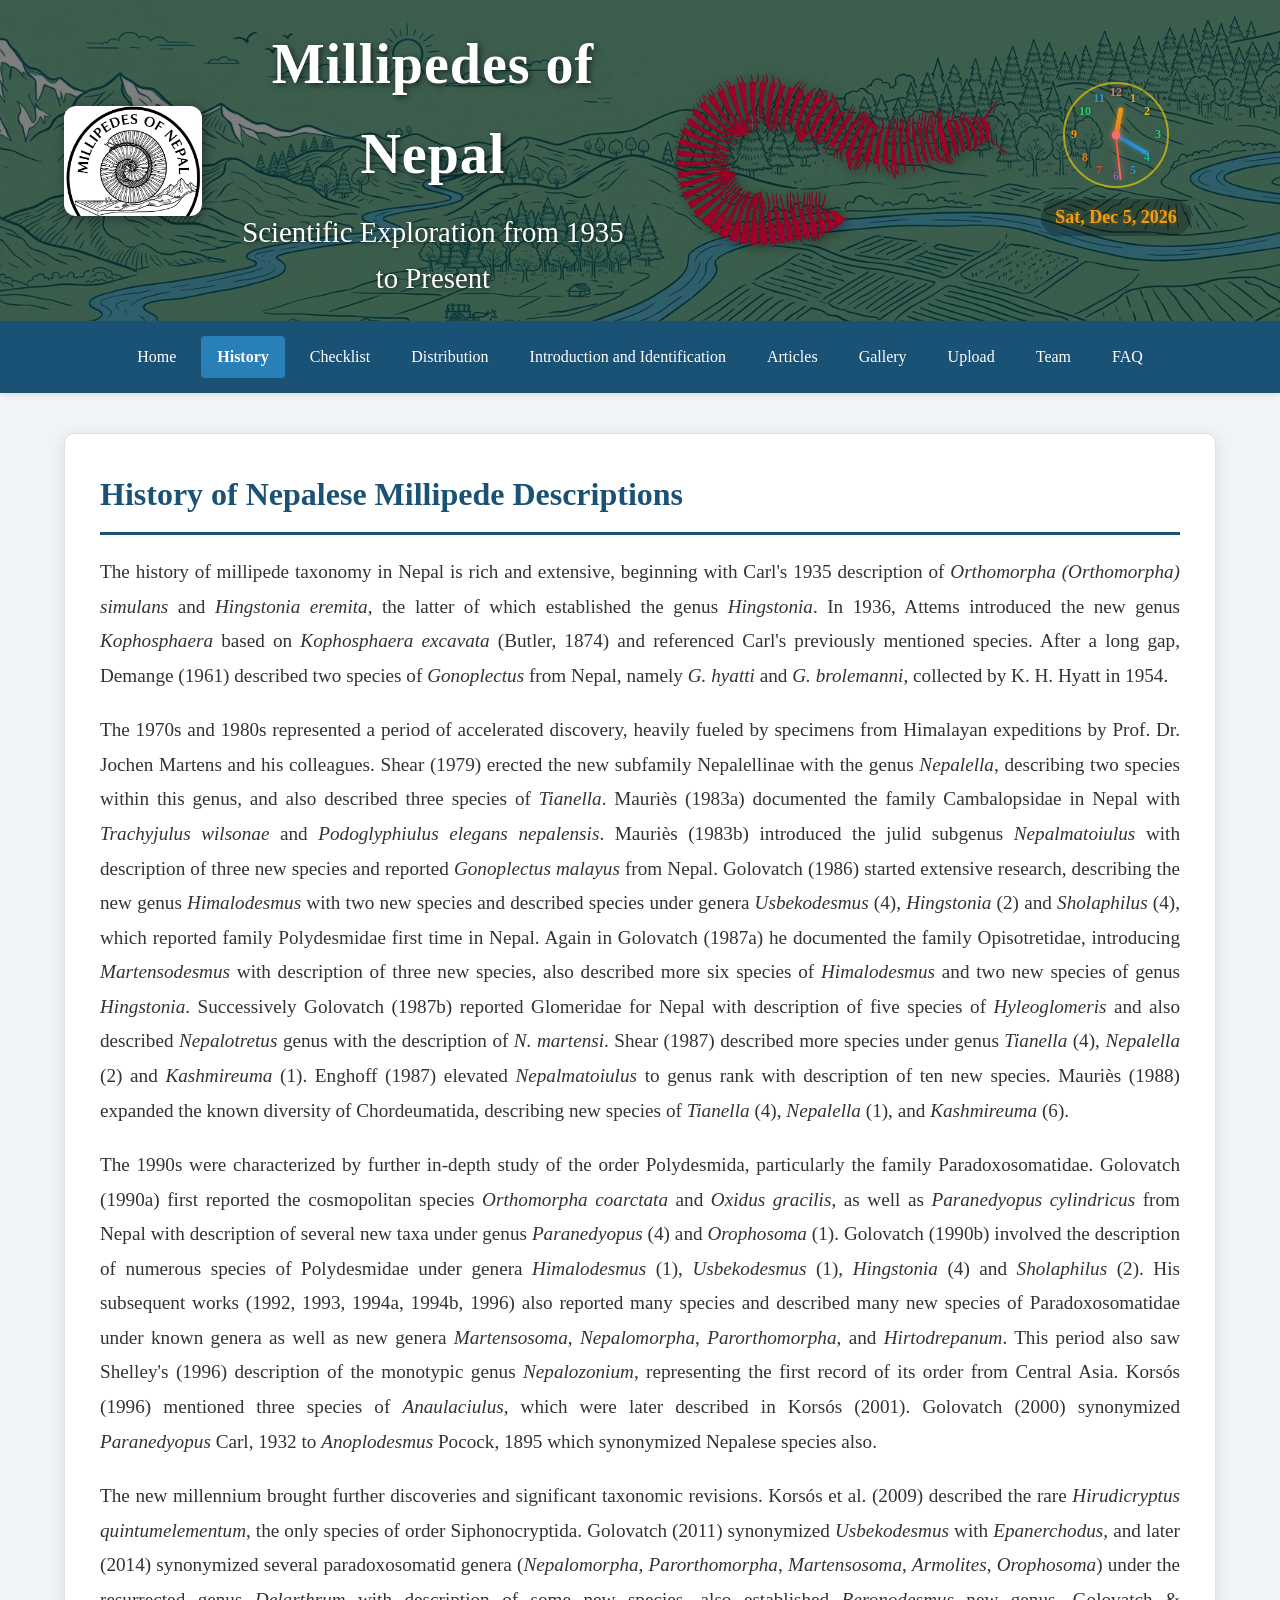
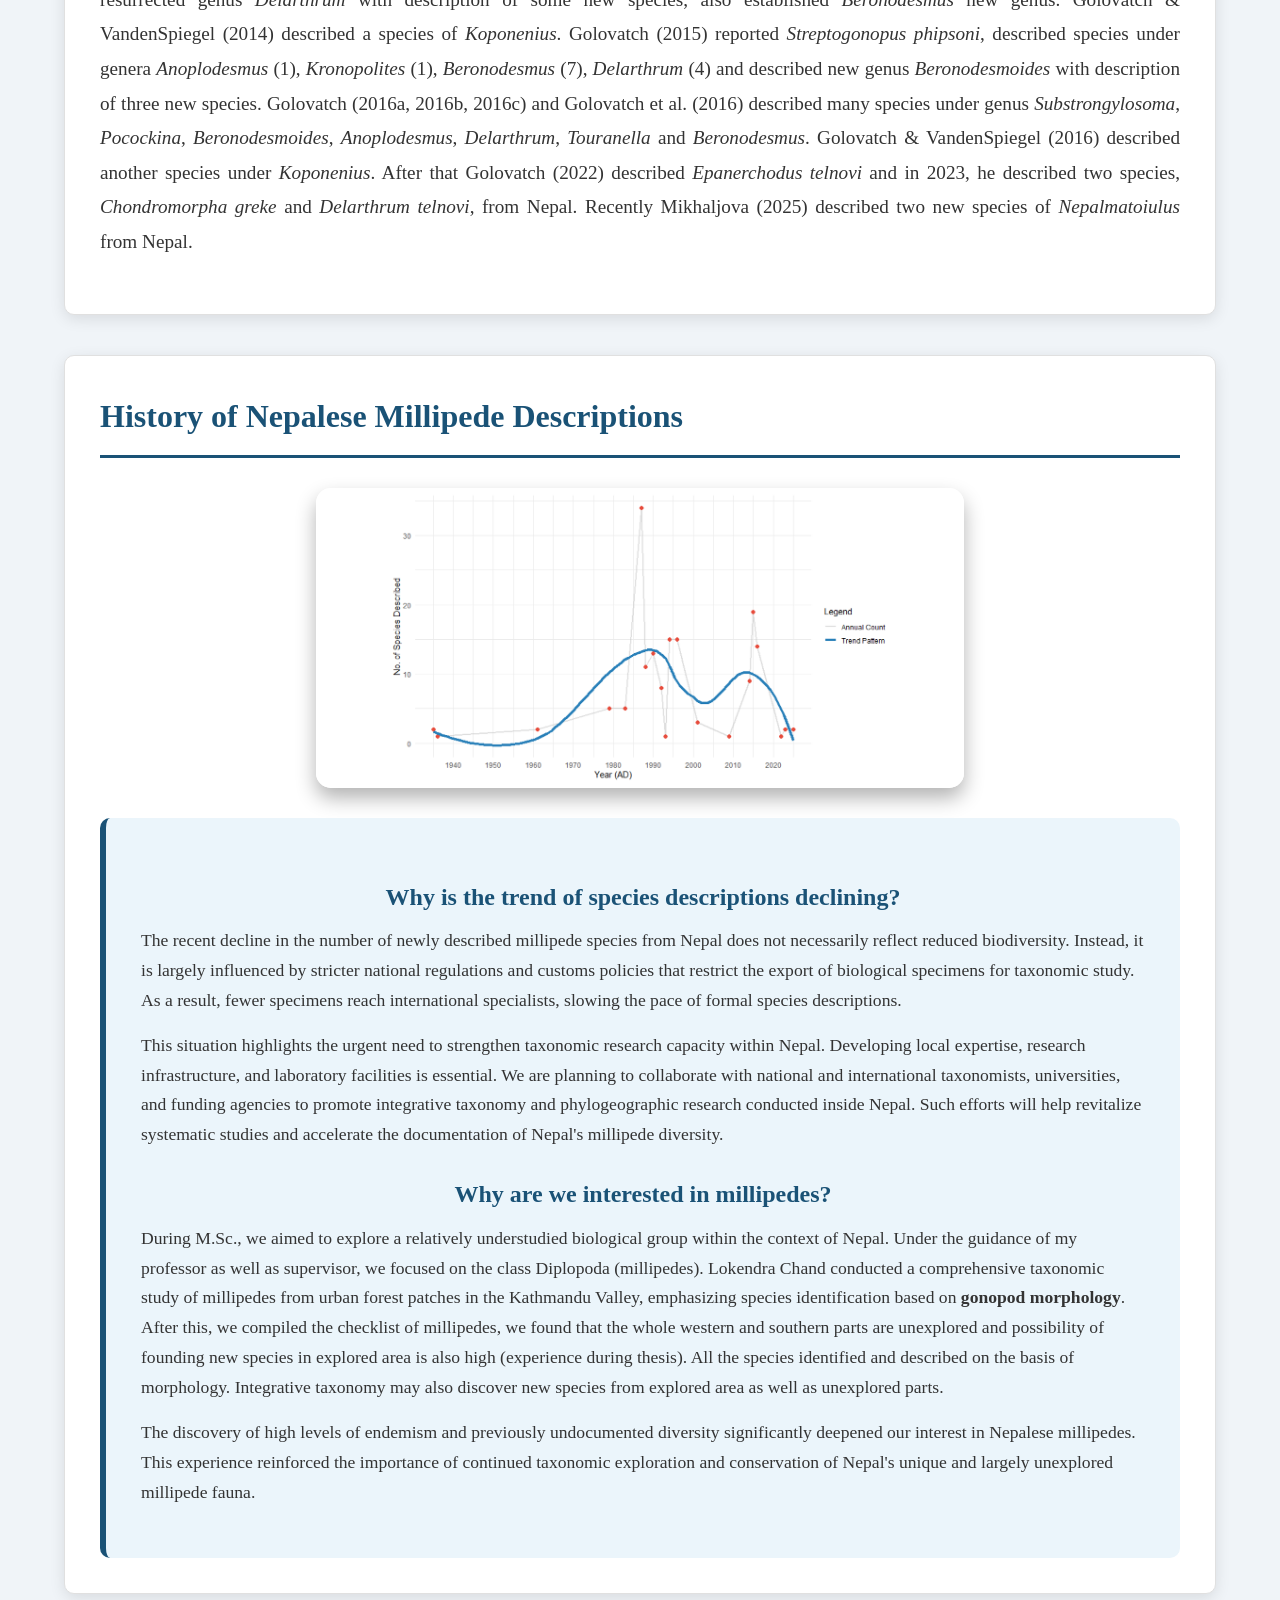
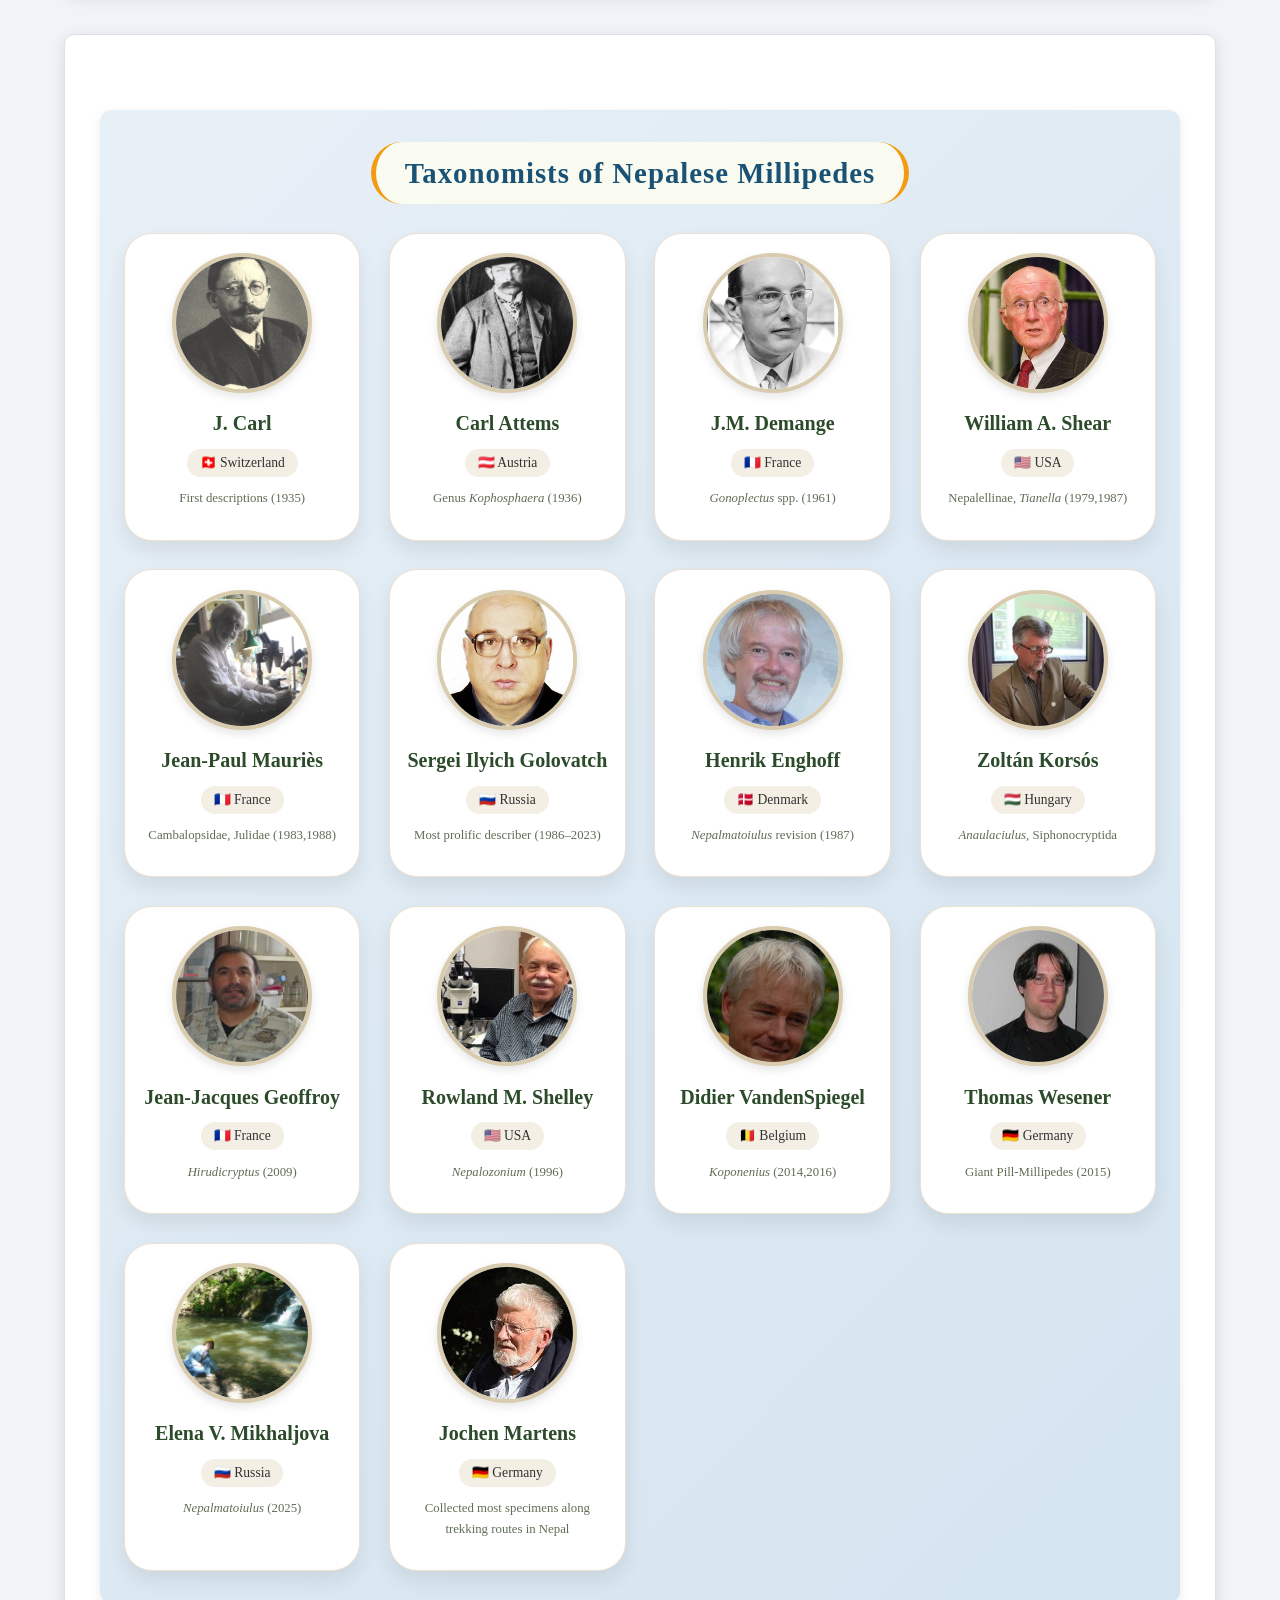
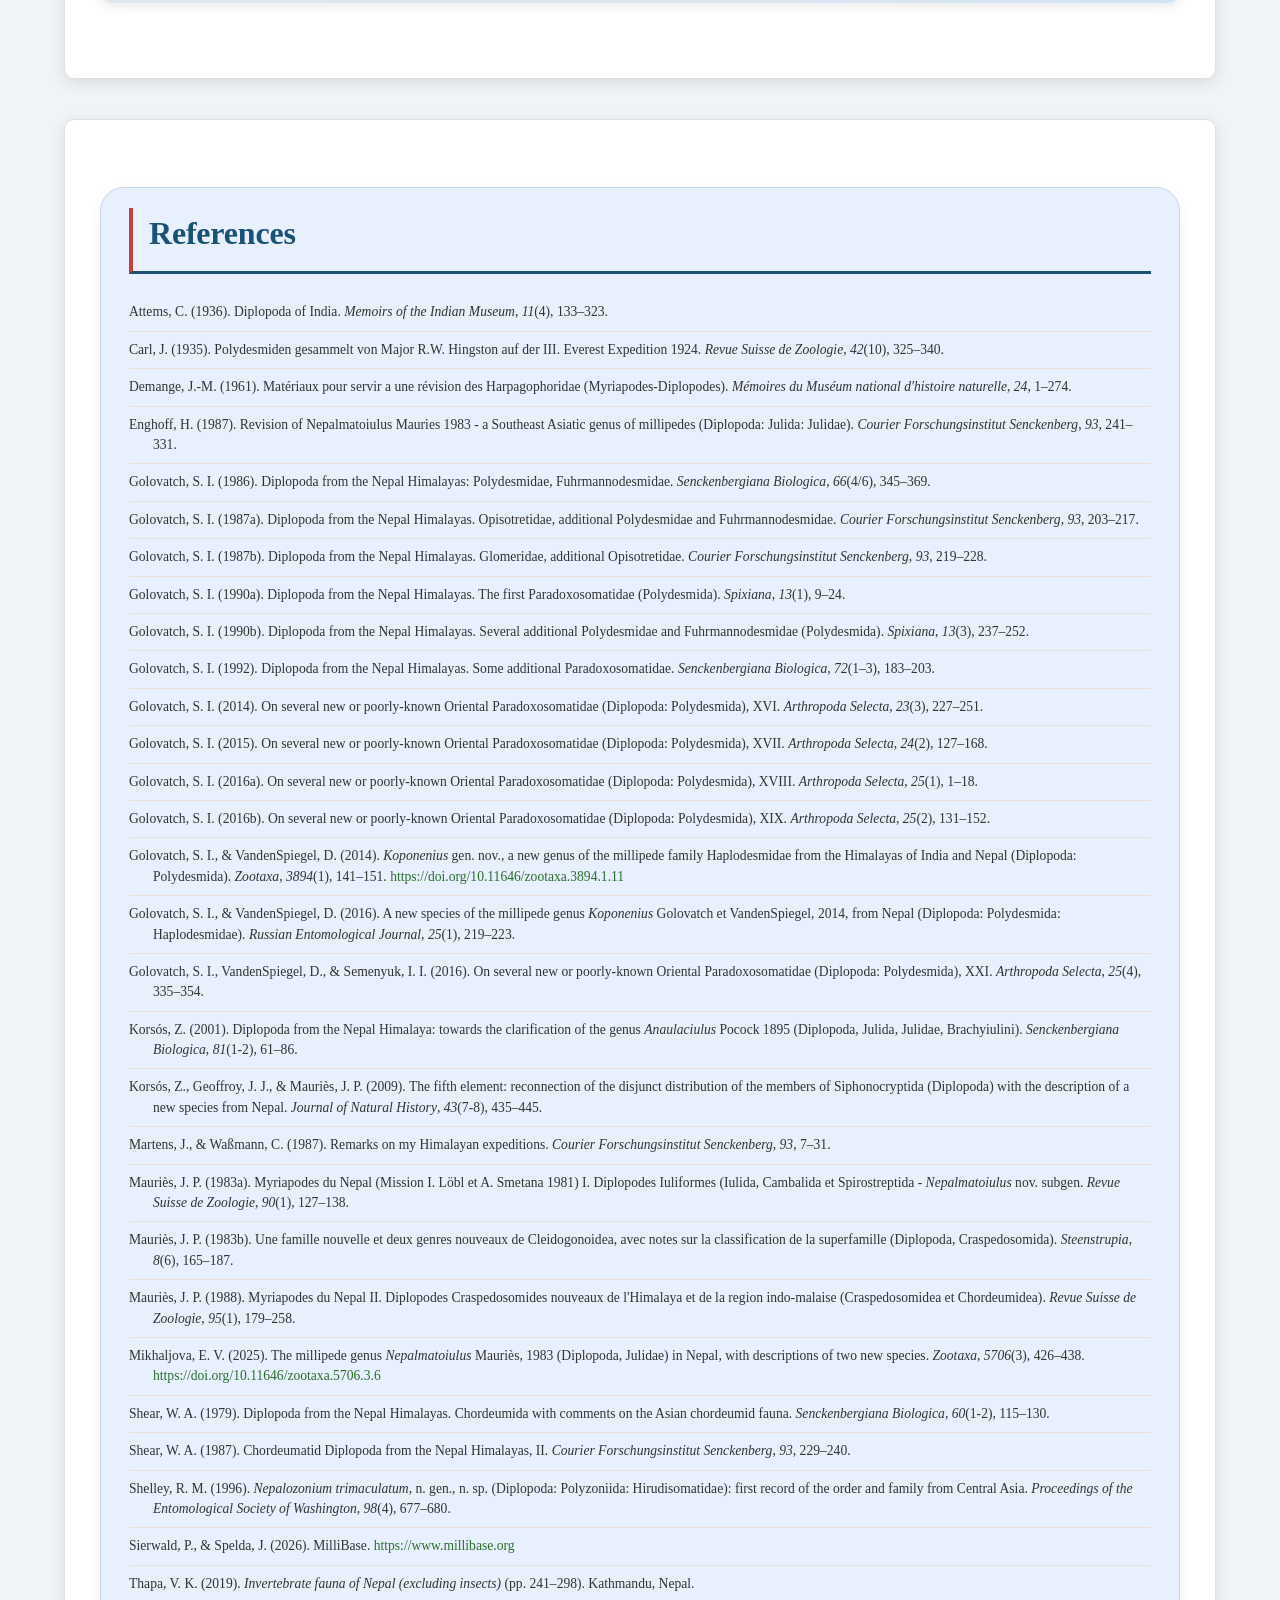
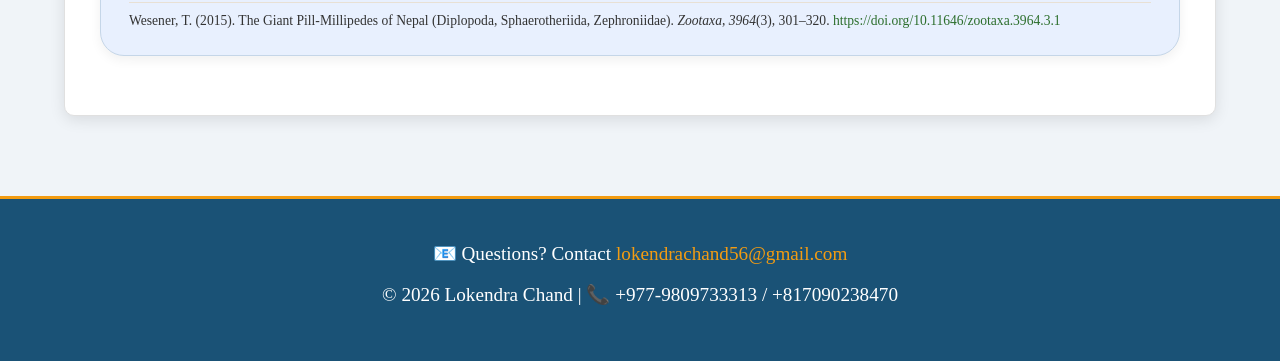
<file: history.html>
<!DOCTYPE html>
<html lang="ne">
<head>
    <meta charset="UTF-8">
    <meta name="viewport" content="width=device-width, initial-scale=1.0">
    <title>History - Millipedes of Nepal</title>
    <meta name="description" content="Explore the rich history of millipede taxonomy in Nepal from 1935 to present, featuring key taxonomists and their discoveries.">
    <meta name="keywords" content="millipedes, Nepal, taxonomy, history, Diplopoda, Golovatch, Carl, Attems">
    <link rel="canonical" href="https://www.chandlokendra.com.np/history.html">
    <link rel="icon" href="favicon.ico" type="image/x-icon">

    <!-- Shared Styles - Embedded (SAME AS INDEX.HTML) -->
    <style>
        /* ============================================
           Millipedes of Nepal - Unified Style Sheet
           Version: 3.1 - Common styles for all pages
           ============================================ */

        /* ============ RESET & BASE ============ */
        * {
            margin: 0;
            padding: 0;
            box-sizing: border-box;
        }

        html, body {
            width: 100%;
            max-width: 100%;
            overflow-x: hidden;
            scroll-behavior: smooth;
        }

        body {
            font-family: 'Times New Roman', Times, serif;
            line-height: 1.6;
            color: #333;
            min-height: 100vh;
            display: flex;
            flex-direction: column;
            background-color: #f0f4f8;
            margin: 0;
            padding: 0;
            width: 100%;
        }

        :root {
            --primary-blue: #1a5276;
            --primary-blue-dark: #0e3a54;
            --blue-accent: #2980b9;
            --blue-bg: #ebf5fb;
            --gold: #f39c12;
            --text-dark: #1a1a1a;
            --text-light: #555;
            --bg-white: #ffffff;
            --bg-light: #f5f7fa;
            --shadow: 0 2px 8px rgba(0,0,0,0.1);
            --green: #28a745;
            --red: #dc3545;
            --orange: #fd7e14;
            --whatsapp: #25D366;
            --gmail: #D44638;
        }

        /* ============ SKIP TO CONTENT ============ */
        .skip-link {
            position: absolute;
            top: -1000px;
            left: 50%;
            transform: translateX(-50%);
            background: var(--gold);
            color: #000;
            padding: 10px 20px;
            z-index: 10000;
            font-weight: bold;
            border-radius: 0 0 8px 8px;
            text-decoration: none;
        }
        .skip-link:focus {
            top: 0;
        }

        /* ============ UTILITY CLASSES ============ */
        .container {
            width: 100%;
            max-width: 1400px;
            margin: 0 auto;
            padding: 0 5%;
        }

        .text-center { text-align: center; }
        .text-left { text-align: left; }
        .text-right { text-align: right; }

        .mt-1 { margin-top: 10px; }
        .mt-2 { margin-top: 20px; }
        .mt-3 { margin-top: 30px; }
        .mb-1 { margin-bottom: 10px; }
        .mb-2 { margin-bottom: 20px; }
        .mb-3 { margin-bottom: 30px; }

        .hide { display: none; }
        .show { display: block; }

        /* ============ REDUCED MOTION ============ */
        @media (prefers-reduced-motion: reduce) {
            * {
                animation-duration: 0.01ms !important;
                animation-iteration-count: 1 !important;
                transition-duration: 0.01ms !important;
            }
        }

        /* ============ PRINT STYLES ============ */
        @media print {
            header, nav, footer, .no-print {
                display: none !important;
            }
            body {
                background: white;
                color: black;
            }
            .content-card {
                break-inside: avoid;
                page-break-inside: avoid;
                box-shadow: none;
                border: 1px solid #ccc;
            }
            a {
                text-decoration: none;
                color: black;
            }
        }

        /* ============ HEADER ============ */
        header {
            background: linear-gradient(rgba(0, 0, 0, 0.5), rgba(0, 0, 0, 0.5)), url('home.jpg');
            background-size: cover;
            background-position: center;
            color: white;
            padding: 0;
            width: 100%;
            max-width: 100%;
            box-shadow: 0 2px 10px rgba(0,0,0,0.2);
            animation: fadeInDown 1s ease-out;
        }

        .header-container {
            display: flex;
            align-items: center;
            justify-content: space-between;
            width: 100%;
            max-width: 100%;
            padding: 20px 5%;
            gap: 30px;
            flex-wrap: wrap;
        }

        .header-logo {
            height: 110px;
            width: auto;
            max-width: 200px;
            object-fit: contain;
            filter: drop-shadow(2px 2px 6px rgba(0,0,0,0.4));
            transition: all 0.4s cubic-bezier(0.25, 0.46, 0.45, 0.94);
            border-radius: 12px;
            display: block;
            animation: logoGentlePop 0.6s ease-out;
        }

        .header-logo:hover {
            transform: scale(1.08) rotate(2deg);
            filter: drop-shadow(4px 6px 12px rgba(0,0,0,0.5));
            opacity: 0.95;
        }

        @keyframes logoGentlePop {
            0% { transform: scale(0.9); opacity: 0; }
            80% { transform: scale(1.02); }
            100% { transform: scale(1); opacity: 1; }
        }

        .header-text {
            flex: 1;
            display: flex;
            flex-direction: column;
            justify-content: center;
            text-align: center;
        }

        .header-text h1 {
            font-size: 3.5rem;
            margin-bottom: 10px;
            text-shadow: 2px 2px 6px rgba(0,0,0,0.6);
            animation: slideInLeft 1s ease-out;
            letter-spacing: 1px;
            font-family: 'Times New Roman', Times, serif;
        }

        .header-text p {
            font-size: 1.8rem;
            text-shadow: 1px 1px 4px rgba(0,0,0,0.6);
            animation: slideInRight 1s ease-out;
            font-family: 'Times New Roman', Times, serif;
        }

        .right-group {
            display: flex;
            align-items: center;
            gap: 2px;
            animation: fadeInRight 0.8s ease-out;
        }

        .millipede-icon {
            height: 200px;
            width: auto;
            max-width: 350px;
            object-fit: contain;
            filter: drop-shadow(2px 2px 6px rgba(0,0,0,0.4));
            transition: all 0.4s cubic-bezier(0.25, 0.46, 0.45, 0.94);
        }

        .millipede-icon:hover {
            transform: scale(1.05) rotate(3deg);
            filter: drop-shadow(4px 6px 12px rgba(0,0,0,0.5));
        }

        /* ============ CLOCK STYLES ============ */
        .clock-container {
            background: transparent;
            border-radius: 0;
            padding: 0;
            min-width: 200px;
            text-align: center;
            border: none;
            box-shadow: none;
            transition: all 0.3s ease;
        }

        .analog-clock {
            width: 100px;
            height: 100px;
            margin: 0 auto 8px;
            position: relative;
            background: transparent;
            border-radius: 50%;
            box-shadow: none;
        }

        .clock-face {
            width: 100%;
            height: 100%;
            position: relative;
            border-radius: 50%;
        }

        .clock-ring {
            position: absolute;
            top: -3px;
            left: -3px;
            right: -3px;
            bottom: -3px;
            border-radius: 50%;
            border: 2px solid rgba(255, 215, 0, 0.6);
            pointer-events: none;
            animation: ringPulse 2s ease-in-out infinite;
        }

        @keyframes ringPulse {
            0%, 100% { opacity: 0.6; transform: scale(1); }
            50% { opacity: 1; transform: scale(1.02); }
        }

        .clock-center {
            position: absolute;
            width: 8px;
            height: 8px;
            background: #ff6b6b;
            border-radius: 50%;
            top: 50%;
            left: 50%;
            transform: translate(-50%, -50%);
            z-index: 10;
            box-shadow: 0 0 6px rgba(255,107,107,0.9);
            animation: centerGlow 1.5s ease-in-out infinite;
        }

        @keyframes centerGlow {
            0%, 100% { box-shadow: 0 0 4px rgba(255,107,107,0.6); }
            50% { box-shadow: 0 0 12px rgba(255,107,107,1); }
        }

        .hand {
            position: absolute;
            bottom: 50%;
            left: 50%;
            transform-origin: bottom center;
            border-radius: 4px;
            transition: transform 0.1s cubic-bezier(0.4, 2.5, 0.6, 1);
        }

        .hour-hand {
            width: 4.5px;
            height: 28px;
            background: linear-gradient(135deg, #f39c12, #e67e22);
            transform: translateX(-50%) rotate(0deg);
            box-shadow: 0 0 5px rgba(243,156,18,0.6);
            border-radius: 4px 4px 2px 2px;
        }

        .minute-hand {
            width: 3.5px;
            height: 38px;
            background: linear-gradient(135deg, #3498db, #2980b9);
            transform: translateX(-50%) rotate(0deg);
            box-shadow: 0 0 5px rgba(52,152,219,0.6);
            border-radius: 3px 3px 2px 2px;
        }

        .second-hand {
            width: 1.8px;
            height: 45px;
            background: linear-gradient(135deg, #ff6b6b, #ee5a24);
            transform: translateX(-50%) rotate(0deg);
            box-shadow: 0 0 6px rgba(255,107,107,0.7);
            border-radius: 2px;
        }

        .clock-numbers {
            position: absolute;
            width: 100%;
            height: 100%;
            top: 0;
            left: 0;
        }

        .number {
            position: absolute;
            font-size: 12px;
            font-weight: bold;
            transform: translate(-50%, -50%);
            text-shadow: 0 0 3px rgba(0,0,0,0.4);
            font-family: 'Times New Roman', Times, serif;
        }

        .number-12 { color: #ff6b6b; top: 8%; left: 50%; }
        .number-1 { color: #f39c12; top: 14%; left: 67%; }
        .number-2 { color: #f1c40f; top: 27%; left: 81%; }
        .number-3 { color: #2ecc71; top: 50%; left: 92%; }
        .number-4 { color: #1abc9c; top: 73%; left: 81%; }
        .number-5 { color: #3498db; top: 86%; left: 67%; }
        .number-6 { color: #9b59b6; top: 92%; left: 50%; }
        .number-7 { color: #e74c3c; top: 86%; left: 33%; }
        .number-8 { color: #e67e22; top: 73%; left: 19%; }
        .number-9 { color: #f39c12; top: 50%; left: 8%; }
        .number-10 { color: #2ecc71; top: 27%; left: 19%; }
        .number-11 { color: #3498db; top: 14%; left: 33%; }

        .clock-date {
            font-size: 18px;
            font-weight: bold;
            color: #f39c12;
            text-align: center;
            margin-top: 6px;
            text-shadow: 0 0 4px rgba(243,156,18,0.4);
            font-family: 'Times New Roman', Times, serif;
            background: rgba(0,0,0,0.25);
            padding: 4px 14px;
            border-radius: 20px;
            display: inline-block;
        }

        /* ============ NAVIGATION BAR ============ */
        nav {
            background-color: var(--primary-blue);
            padding: 15px 5%;
            text-align: center;
            width: 100%;
            max-width: 100%;
            position: sticky;
            top: 0;
            z-index: 100;
            box-shadow: 0 2px 5px rgba(0,0,0,0.1);
            animation: fadeIn 1.2s ease-out;
            display: flex;
            flex-wrap: wrap;
            justify-content: center;
            align-items: center;
            gap: 5px;
        }

        .menu-toggle {
            display: none;
            background: none;
            border: 2px solid white;
            color: white;
            font-size: 1.8rem;
            cursor: pointer;
            padding: 5px 15px;
            border-radius: 6px;
            transition: all 0.3s ease;
        }

        .menu-toggle:hover {
            background: rgba(255,255,255,0.15);
        }

        .nav-links {
            display: flex;
            flex-wrap: wrap;
            justify-content: center;
            gap: 3px;
        }

        nav a {
            color: white;
            text-decoration: none;
            padding: 8px 16px;
            margin: 0 3px;
            border-radius: 4px;
            transition: all 0.3s ease;
            font-size: 1rem;
            font-family: 'Times New Roman', Times, serif;
            position: relative;
            overflow: hidden;
        }

        nav a:hover {
            background-color: var(--blue-accent);
            transform: translateY(-2px);
            box-shadow: 0 4px 8px rgba(0,0,0,0.2);
        }

        nav a:focus-visible {
            outline: 3px solid var(--gold);
            outline-offset: 3px;
        }

        nav a::after {
            content: '';
            position: absolute;
            bottom: 0;
            left: 50%;
            width: 0;
            height: 2px;
            background-color: var(--gold);
            transition: all 0.3s ease;
            transform: translateX(-50%);
        }

        nav a:hover::after {
            width: 80%;
        }

        nav a.active {
            background-color: var(--blue-accent);
            font-weight: bold;
        }

        /* ============ MAIN CONTENT ============ */
        main {
            flex: 1;
            padding: 40px 5%;
            max-width: 100%;
            width: 100%;
            margin: 0 auto;
        }

        /* ============ UNIFIED CONTENT CARDS ============ */
        .content-card {
            background: var(--bg-white);
            border-radius: 10px;
            padding: 35px;
            margin-bottom: 40px;
            box-shadow: 0 4px 15px rgba(0,0,0,0.1);
            border: 1px solid #e0e0e0;
            transition: transform 0.3s ease, box-shadow 0.3s ease;
            animation: fadeInUp 0.8s ease-out;
            width: 100%;
        }

        .content-card:hover {
            transform: translateY(-5px);
            box-shadow: 0 8px 25px rgba(0,0,0,0.15);
        }

        .content-card h2 {
            color: var(--primary-blue);
            border-bottom: 3px solid var(--primary-blue);
            padding-bottom: 12px;
            margin-bottom: 20px;
            font-size: 2rem;
            font-family: 'Times New Roman', Times, serif;
        }

        .content-card p {
            font-size: 1.2rem;
            margin-bottom: 15px;
            color: #333;
            font-family: 'Times New Roman', Times, serif;
        }

        .content-card h3 {
            font-size: 1.8rem;
            margin-bottom: 20px;
            text-align: center;
            color: var(--primary-blue);
            font-family: 'Times New Roman', Times, serif;
        }

        /* ============ HISTORY-SPECIFIC STYLES ============ */
        .full-history-text {
            text-align: justify;
            font-size: 1.2rem;
            line-height: 1.8;
            width: 100%;
        }

        .full-history-text p {
            margin-bottom: 20px;
            font-family: 'Times New Roman', Times, serif;
        }

        .history-img {
            max-width: 60%;
            width: 100%;
            height: auto;
            max-height: 300px;
            object-fit: contain;
            border-radius: 15px;
            margin: 30px auto;
            box-shadow: 0 10px 20px rgba(0,0,0,0.3);
            border: 4px solid #fff;
            display: block;
            transition: all 0.5s ease;
        }

        .history-img:hover {
            transform: scale(1.03);
            border-color: var(--gold);
        }

        .brief-history {
            background-color: var(--blue-bg);
            padding: 35px;
            border-radius: 10px;
            border-left: 6px solid var(--primary-blue);
            width: 100%;
        }

        .brief-history p {
            font-size: 1.1rem;
            line-height: 1.7;
            margin-bottom: 15px;
            font-family: 'Times New Roman', Times, serif;
        }

        .brief-history h3 {
            font-family: 'Times New Roman', Times, serif;
            font-size: 1.5rem;
            color: var(--primary-blue);
            margin-top: 25px;
            margin-bottom: 10px;
        }

        /* ============ TAXONOMIST GALLERY ============ */
        .taxonomist-gallery {
            background: linear-gradient(135deg, #e8f0f7 0%, #d4e4f0 100%);
            padding: 2rem 1.5rem;
            border-radius: 12px;
            margin: 2.5rem 0;
            box-shadow: 0 4px 12px rgba(0,0,0,0.08);
            width: 100%;
        }

        .section-title-wrap {
            text-align: center;
            margin-bottom: 1.5rem;
        }

        .taxonomist-gallery h2 {
            text-align: center;
            color: var(--primary-blue);
            border-left: 5px solid var(--gold);
            border-right: 5px solid var(--gold);
            display: inline-block;
            width: auto;
            margin: 0 auto;
            padding: 0.5rem 1.8rem;
            font-size: 1.8rem;
            letter-spacing: 1px;
            background: rgba(255,255,240,0.8);
            border-radius: 40px;
            border-bottom: none;
        }

        .taxonomist-grid {
            display: grid;
            grid-template-columns: repeat(auto-fill, minmax(210px, 1fr));
            gap: 1.8rem;
            margin-top: 1.8rem;
        }

        .taxonomist-card {
            background: white;
            border-radius: 28px;
            padding: 1.2rem 0.8rem 1rem;
            text-align: center;
            box-shadow: 0 10px 20px rgba(0,0,0,0.08);
            transition: all 0.25s ease;
            border: 1px solid #ece0cf;
        }

        .taxonomist-card:hover {
            transform: translateY(-6px);
            box-shadow: 0 18px 28px rgba(0,0,0,0.12);
        }

        .taxonomist-photo-img {
            width: 140px;
            height: 140px;
            object-fit: cover;
            border-radius: 50%;
            margin: 0 auto 0.9rem;
            display: block;
            border: 4px solid #d9cbad;
            background: #e9e2d4;
            box-shadow: 0 4px 10px rgba(0,0,0,0.1);
        }

        .taxonomist-card h3 {
            margin: 0.5rem 0 0.2rem;
            font-size: 1.25rem;
            color: #2c4b2a;
            border: none;
            font-family: 'Times New Roman', Times, serif;
        }

        .taxonomist-country {
            font-size: 0.85rem;
            background: #f3efe4;
            display: inline-block;
            padding: 0.2rem 0.8rem;
            border-radius: 40px;
            margin: 0.4rem 0;
            font-family: 'Times New Roman', Times, serif;
        }

        .taxonomist-card p {
            font-size: 0.8rem;
            color: #5e6e55;
            margin-top: 0.3rem;
            font-family: 'Times New Roman', Times, serif;
        }

        .fallback-icon {
            width: 140px;
            height: 140px;
            margin: 0 auto 0.9rem;
            background: #cddec2;
            border-radius: 50%;
            display: flex;
            align-items: center;
            justify-content: center;
            font-size: 3rem;
            font-weight: bold;
            color: #2c5e2a;
            border: 4px solid #f3e1b5;
        }

        /* ============ REFERENCES SECTION ============ */
        .ref-section {
            background: #e8f0fe;
            border-radius: 24px;
            padding: 1.25rem 1.75rem 1rem 1.75rem;
            margin: 2rem 0 1.5rem;
            border: 1px solid #c5d6e8;
            box-shadow: 0 4px 12px rgba(0, 0, 0, 0.06);
            width: 100%;
        }

        .ref-header {
            border-left: 4px solid #c73e3e;
            padding-left: 1rem;
            margin: 0 0 1rem 0;
            font-size: 1.35rem;
            font-weight: 600;
            color: #2c5282;
            letter-spacing: -0.2px;
        }

        .ref-list {
            list-style: none;
            padding: 0;
            margin: 0;
        }

        .ref-list li {
            padding: 0.5rem 0;
            border-bottom: 1px solid #e8e0d4;
            font-size: 0.85rem;
            line-height: 1.5;
            font-family: 'Times New Roman', Times, serif;
            text-indent: -1.5rem;
            padding-left: 1.5rem;
        }

        .ref-list li:last-child {
            border-bottom: none;
        }

        .ref-list li i {
            font-style: italic;
        }

        .ref-list li strong {
            font-weight: 600;
            color: #1a5276;
        }

        .ref-list li .doi {
            color: #2c6e2c;
            text-decoration: none;
            border-bottom: 1px dotted #bcab8a;
            font-style: normal;
        }

        .ref-list li .doi:hover {
            color: #1d451d;
            border-bottom-color: #1d451d;
        }

        .ref-list li a {
            color: #2c6e2c;
            text-decoration: none;
        }

        .ref-list li a:hover {
            color: #1d451d;
            text-decoration: underline;
        }

        /* ============ BUTTONS ============ */
        .btn {
            display: inline-block;
            padding: 10px 25px;
            background-color: var(--primary-blue);
            color: white;
            text-decoration: none;
            border-radius: 30px;
            font-weight: 500;
            transition: all 0.3s ease;
            border: none;
            cursor: pointer;
            font-family: 'Times New Roman', Times, serif;
        }

        .btn:hover {
            background-color: var(--primary-blue-dark);
            transform: translateY(-3px);
            box-shadow: 0 6px 14px rgba(0,0,0,0.2);
        }

        .btn-gold {
            background-color: var(--gold);
        }

        .btn-gold:hover {
            background-color: #e67e22;
        }

        /* ============ FOOTER ============ */
        footer {
            background-color: var(--primary-blue);
            color: white;
            text-align: center;
            padding: 40px 5%;
            width: 100%;
            max-width: 100%;
            margin-top: auto;
            animation: fadeIn 1s ease-out;
            border-top: 3px solid var(--gold);
        }

        footer p {
            font-size: 1.2rem;
            margin-bottom: 10px;
            font-family: 'Times New Roman', Times, serif;
            color: white;
        }

        footer a {
            color: var(--gold);
            text-decoration: none;
            transition: all 0.3s ease;
            font-family: 'Times New Roman', Times, serif;
        }

        footer a:hover {
            text-decoration: underline;
            color: white;
            transform: scale(1.05);
            display: inline-block;
        }

        /* ============ ANIMATIONS ============ */
        @keyframes fadeIn {
            from { opacity: 0; }
            to { opacity: 1; }
        }

        @keyframes fadeInUp {
            from {
                opacity: 0;
                transform: translateY(30px);
            }
            to {
                opacity: 1;
                transform: translateY(0);
            }
        }

        @keyframes fadeInDown {
            from {
                opacity: 0;
                transform: translateY(-30px);
            }
            to {
                opacity: 1;
                transform: translateY(0);
            }
        }

        @keyframes fadeInRight {
            from {
                opacity: 0;
                transform: translateX(50px);
            }
            to {
                opacity: 1;
                transform: translateX(0);
            }
        }

        @keyframes slideInLeft {
            from {
                opacity: 0;
                transform: translateX(-50px);
            }
            to {
                opacity: 1;
                transform: translateX(0);
            }
        }

        @keyframes slideInRight {
            from {
                opacity: 0;
                transform: translateX(50px);
            }
            to {
                opacity: 1;
                transform: translateX(0);
            }
        }

        @keyframes zoomIn {
            from {
                transform: scale(0.9);
                opacity: 0;
            }
            to {
                transform: scale(1);
                opacity: 1;
            }
        }

        /* ============ RESPONSIVE DESIGN ============ */
        @media (max-width: 1200px) {
            .header-logo { height: 95px; }
            .header-text h1 { font-size: 3rem; }
            .header-text p { font-size: 1.5rem; }
            .millipede-icon { height: 160px; max-width: 280px; }
        }

        @media (max-width: 1024px) {
            nav { padding: 15px 5%; }
            main { padding: 30px 5%; }
            footer { padding: 30px 5%; }
            .content-card { padding: 30px; }
        }

        @media (max-width: 992px) {
            .header-logo { height: 80px; }
            .header-text h1 { font-size: 2.5rem; }
            .header-text p { font-size: 1.3rem; }
            .header-container { padding: 15px 5%; gap: 20px; }
            .millipede-icon { height: 130px; max-width: 220px; }
            .analog-clock { width: 80px; height: 80px; }
            .clock-container { min-width: 170px; }
            .right-group { gap: 1px; }
            .taxonomist-grid { grid-template-columns: repeat(3, 1fr); }
            .history-img { max-width: 70%; }
        }

        @media (max-width: 768px) {
            .menu-toggle {
                display: block;
            }
            .nav-links {
                display: none;
                flex-direction: column;
                width: 100%;
                gap: 2px;
            }
            .nav-links.show {
                display: flex;
            }
            nav a {
                width: 100%;
                text-align: center;
                padding: 10px;
                margin: 0;
            }

            .header-container {
                flex-direction: column;
                text-align: center;
                padding: 20px;
            }
            .header-logo { height: 70px; margin-bottom: 5px; }
            .header-text h1 { font-size: 2rem; }
            .header-text p { font-size: 1.1rem; }
            main { padding: 20px 4%; }
            .content-card { padding: 25px; }
            .content-card h2 { font-size: 1.7rem; }
            .content-card h3 { font-size: 1.5rem; }

            .right-group {
                justify-content: center;
                margin-top: 10px;
            }
            .millipede-icon { height: 110px; max-width: 190px; }
            .analog-clock { width: 70px; height: 70px; }
            .clock-date { font-size: 16px; }

            footer p { font-size: 1rem; }
            .full-history-text { font-size: 1rem; }
            .taxonomist-grid { grid-template-columns: repeat(2, 1fr); gap: 1rem; }
            .brief-history { padding: 25px; }
            .history-img { max-width: 80%; max-height: 200px; }
            .ref-section { padding: 1rem; }
            .ref-header { font-size: 1.1rem; }
            .ref-list li { font-size: 0.75rem; }
            .taxonomist-gallery h2 { font-size: 1.5rem; }
        }

        @media (max-width: 480px) {
            .header-text h1 { font-size: 1.5rem; }
            .header-text p { font-size: 0.9rem; }
            .header-logo { height: 50px; }
            .millipede-icon { height: 80px; max-width: 130px; }
            .analog-clock { width: 55px; height: 55px; }
            .clock-container { min-width: 130px; }
            .right-group { gap: 0px; }
            .clock-date { font-size: 13px; padding: 2px 8px; }
            .content-card { padding: 18px; }
            .content-card h2 { font-size: 1.4rem; }
            .content-card p { font-size: 1rem; }
            .content-card h3 { font-size: 1.3rem; }
            .taxonomist-grid { grid-template-columns: 1fr; }
            .taxonomist-photo-img { width: 120px; height: 120px; }
            .fallback-icon { width: 120px; height: 120px; font-size: 2.5rem; }
            .taxonomist-gallery h2 { font-size: 1.4rem; padding: 0.3rem 1rem; }
            .history-img { max-width: 90%; max-height: 150px; }
            .ref-list li { font-size: 0.7rem; padding: 0.4rem 0; text-indent: -1.2rem; padding-left: 1.2rem; }
            .brief-history { padding: 15px; }
            .brief-history p { font-size: 1rem; }
            .brief-history h3 { font-size: 1.2rem; }
        }

        @media (min-width: 1600px) {
            .header-container { min-height: 260px; }
            .header-logo { height: 130px; max-width: 240px; }
            .millipede-icon { height: 220px; max-width: 380px; }
            .header-text h1 { font-size: 4rem; }
            .header-text p { font-size: 2rem; }
            .analog-clock { width: 120px; height: 120px; }
            .clock-container { min-width: 240px; }
            .right-group { gap: 3px; }
            .clock-date { font-size: 22px; }
        }
    </style>
</head>
<body>

    <!-- ============ SKIP TO CONTENT ============ -->
    <a href="#main-content" class="skip-link">Skip to main content</a>

    <!-- ============ HEADER ============ -->
    <header>
        <div class="header-container">
            <img src="logo.png" alt="Millipedes of Nepal Logo" class="header-logo"
                 onerror="this.style.opacity='0.7'; this.style.background='#1a5276'; this.style.padding='10px'; this.style.borderRadius='12px'; this.src='data:image/svg+xml,%3Csvg xmlns=\'http://www.w3.org/2000/svg\' viewBox=\'0 0 200 200\'%3E%3Crect width=\'200\' height=\'200\' fill=\'%231a5276\'/%3E%3Ctext x=\'100\' y=\'110\' font-size=\'22\' text-anchor=\'middle\' fill=\'white\'%3EMillipede%3C/text%3E%3C/svg%3E'">

            <div class="header-text">
                <h1>Millipedes of Nepal</h1>
                <p>Scientific Exploration from 1935 to Present</p>
            </div>

            <div class="right-group">
                <img src="milli.png" alt="Millipede Icon" class="millipede-icon"
                     onerror="this.style.display='none'">

                <div class="clock-container">
                    <div class="analog-clock">
                        <div class="clock-face">
                            <div class="clock-ring"></div>
                            <div class="hand hour-hand" id="hourHand"></div>
                            <div class="hand minute-hand" id="minuteHand"></div>
                            <div class="hand second-hand" id="secondHand"></div>
                            <div class="clock-center"></div>
                            <div class="clock-numbers">
                                <div class="number number-12">12</div>
                                <div class="number number-1">1</div>
                                <div class="number number-2">2</div>
                                <div class="number number-3">3</div>
                                <div class="number number-4">4</div>
                                <div class="number number-5">5</div>
                                <div class="number number-6">6</div>
                                <div class="number number-7">7</div>
                                <div class="number number-8">8</div>
                                <div class="number number-9">9</div>
                                <div class="number number-10">10</div>
                                <div class="number number-11">11</div>
                            </div>
                        </div>
                    </div>
                    <div class="clock-date" id="englishDate">--</div>
                </div>
            </div>
        </div>
    </header>

    <!-- ============ NAVIGATION ============ -->
    <nav>
        <button class="menu-toggle" aria-label="Toggle navigation menu">☰ Menu</button>
        <div class="nav-links" id="navLinks">
            <a href="index.html">Home</a>
            <a href="history.html" class="active">History</a>
            <a href="checklist.html">Checklist</a>
            <a href="distribution.html">Distribution</a>
            <a href="introkey.html">Introduction and Identification</a>
            <a href="articles.html">Articles</a>
            <a href="gallery.html">Gallery</a>
            <a href="upload.html">Upload</a>
            <a href="team.html">Team</a>
            <a href="faq.html">FAQ</a>
        </div>
    </nav>

    <!-- ============ MAIN CONTENT ============ -->
    <main id="main-content">

        <!-- ====== HISTORY TEXT ====== -->
        <section class="content-card">
            <h2>History of Nepalese Millipede Descriptions</h2>
            <div class="full-history-text">
                <p>The history of millipede taxonomy in Nepal is rich and extensive, beginning with Carl's 1935 description of <i>Orthomorpha (Orthomorpha) simulans</i> and <i>Hingstonia eremita</i>, the latter of which established the genus <i>Hingstonia</i>. In 1936, Attems introduced the new genus <i>Kophosphaera</i> based on <i>Kophosphaera excavata</i> (Butler, 1874) and referenced Carl's previously mentioned species. After a long gap, Demange (1961) described two species of <i>Gonoplectus</i> from Nepal, namely <i>G. hyatti</i> and <i>G. brolemanni</i>, collected by K. H. Hyatt in 1954.</p>

                <p>The 1970s and 1980s represented a period of accelerated discovery, heavily fueled by specimens from Himalayan expeditions by Prof. Dr. Jochen Martens and his colleagues. Shear (1979) erected the new subfamily Nepalellinae with the genus <i>Nepalella</i>, describing two species within this genus, and also described three species of <i>Tianella</i>. Mauriès (1983a) documented the family Cambalopsidae in Nepal with <i>Trachyjulus wilsonae</i> and <i>Podoglyphiulus elegans nepalensis</i>. Mauriès (1983b) introduced the julid subgenus <i>Nepalmatoiulus</i> with description of three new species and reported <i>Gonoplectus malayus</i> from Nepal. Golovatch (1986) started extensive research, describing the new genus <i>Himalodesmus</i> with two new species and described species under genera <i>Usbekodesmus</i> (4), <i>Hingstonia</i> (2) and <i>Sholaphilus</i> (4), which reported family Polydesmidae first time in Nepal. Again in Golovatch (1987a) he documented the family Opisotretidae, introducing <i>Martensodesmus</i> with description of three new species, also described more six species of <i>Himalodesmus</i> and two new species of genus <i>Hingstonia</i>. Successively Golovatch (1987b) reported Glomeridae for Nepal with description of five species of <i>Hyleoglomeris</i> and also described <i>Nepalotretus</i> genus with the description of <i>N. martensi</i>. Shear (1987) described more species under genus <i>Tianella</i> (4), <i>Nepalella</i> (2) and <i>Kashmireuma</i> (1). Enghoff (1987) elevated <i>Nepalmatoiulus</i> to genus rank with description of ten new species. Mauriès (1988) expanded the known diversity of Chordeumatida, describing new species of <i>Tianella</i> (4), <i>Nepalella</i> (1), and <i>Kashmireuma</i> (6).</p>

                <p>The 1990s were characterized by further in-depth study of the order Polydesmida, particularly the family Paradoxosomatidae. Golovatch (1990a) first reported the cosmopolitan species <i>Orthomorpha coarctata</i> and <i>Oxidus gracilis</i>, as well as <i>Paranedyopus cylindricus</i> from Nepal with description of several new taxa under genus <i>Paranedyopus</i> (4) and <i>Orophosoma</i> (1). Golovatch (1990b) involved the description of numerous species of Polydesmidae under genera <i>Himalodesmus</i> (1), <i>Usbekodesmus</i> (1), <i>Hingstonia</i> (4) and <i>Sholaphilus</i> (2). His subsequent works (1992, 1993, 1994a, 1994b, 1996) also reported many species and described many new species of Paradoxosomatidae under known genera as well as new genera <i>Martensosoma</i>, <i>Nepalomorpha</i>, <i>Parorthomorpha</i>, and <i>Hirtodrepanum</i>. This period also saw Shelley's (1996) description of the monotypic genus <i>Nepalozonium</i>, representing the first record of its order from Central Asia. Korsós (1996) mentioned three species of <i>Anaulaciulus</i>, which were later described in Korsós (2001). Golovatch (2000) synonymized <i>Paranedyopus</i> Carl, 1932 to <i>Anoplodesmus</i> Pocock, 1895 which synonymized Nepalese species also.</p>

                <p>The new millennium brought further discoveries and significant taxonomic revisions. Korsós et al. (2009) described the rare <i>Hirudicryptus quintumelementum</i>, the only species of order Siphonocryptida. Golovatch (2011) synonymized <i>Usbekodesmus</i> with <i>Epanerchodus</i>, and later (2014) synonymized several paradoxosomatid genera (<i>Nepalomorpha</i>, <i>Parorthomorpha</i>, <i>Martensosoma</i>, <i>Armolites</i>, <i>Orophosoma</i>) under the resurrected genus <i>Delarthrum</i> with description of some new species, also established <i>Beronodesmus</i> new genus. Golovatch &amp; VandenSpiegel (2014) described a species of <i>Koponenius</i>. Golovatch (2015) reported <i>Streptogonopus phipsoni</i>, described species under genera <i>Anoplodesmus</i> (1), <i>Kronopolites</i> (1), <i>Beronodesmus</i> (7), <i>Delarthrum</i> (4) and described new genus <i>Beronodesmoides</i> with description of three new species. Golovatch (2016a, 2016b, 2016c) and Golovatch et al. (2016) described many species under genus <i>Substrongylosoma</i>, <i>Pocockina</i>, <i>Beronodesmoides</i>, <i>Anoplodesmus</i>, <i>Delarthrum</i>, <i>Touranella</i> and <i>Beronodesmus</i>. Golovatch &amp; VandenSpiegel (2016) described another species under <i>Koponenius</i>. After that Golovatch (2022) described <i>Epanerchodus telnovi</i> and in 2023, he described two species, <i>Chondromorpha greke</i> and <i>Delarthrum telnovi</i>, from Nepal. Recently Mikhaljova (2025) described two new species of <i>Nepalmatoiulus</i> from Nepal.</p>
            </div>
        </section>

        <!-- ====== BRIEF HISTORY ====== -->
        <section class="content-card">
            <h2>History of Nepalese Millipede Descriptions</h2>

            <img src="history.png" alt="Trend of Millipede Species Descriptions in Nepal"
                 class="history-img"
                 loading="lazy"
                 onerror="this.src='https://via.placeholder.com/1000x600?text=History+of+Millipede+Research'">

            <div class="brief-history">
                <h3>Why is the trend of species descriptions declining?</h3>
                <p>
                    The recent decline in the number of newly described millipede species from Nepal
                    does not necessarily reflect reduced biodiversity. Instead, it is largely influenced
                    by stricter national regulations and customs policies that restrict the export of
                    biological specimens for taxonomic study. As a result, fewer specimens reach
                    international specialists, slowing the pace of formal species descriptions.
                </p>
                <p>
                    This situation highlights the urgent need to strengthen taxonomic research capacity
                    within Nepal. Developing local expertise, research infrastructure, and laboratory
                    facilities is essential. We are planning to collaborate with national and
                    international taxonomists, universities, and funding agencies to promote
                    integrative taxonomy and phylogeographic research conducted inside Nepal.
                    Such efforts will help revitalize systematic studies and accelerate the
                    documentation of Nepal's millipede diversity.
                </p>

                <h3>Why are we interested in millipedes?</h3>
                <p>
                    During M.Sc., we aimed to explore a relatively understudied
                    biological group within the context of Nepal. Under the guidance of my
                    professor as well as supervisor, we focused on the class Diplopoda (millipedes).
                    Lokendra Chand conducted a comprehensive taxonomic study of millipedes from urban forest
                    patches in the Kathmandu Valley, emphasizing species identification based
                    on <b>gonopod morphology</b>. After this, we compiled the checklist of millipedes, we found that the whole western and southern parts are unexplored and possibility of founding new species in explored area is also high (experience during thesis). All the species identified and described on the basis of morphology. Integrative taxonomy may also discover new species from explored area as well as unexplored parts.
                </p>
                <p>
                    The discovery of high levels of endemism and previously undocumented diversity
                    significantly deepened our interest in Nepalese millipedes. This experience
                    reinforced the importance of continued taxonomic exploration and conservation
                    of Nepal's unique and largely unexplored millipede fauna.
                </p>
            </div>
        </section>

        <!-- ====== TAXONOMIST GALLERY ====== -->
        <section class="content-card">
            <div class="taxonomist-gallery">
                <div class="section-title-wrap">
                    <h2>Taxonomists of Nepalese Millipedes</h2>
                </div>
                <div class="taxonomist-grid">
                    <div class="taxonomist-card">
                        <img class="taxonomist-photo-img" src="carlj.jpg" alt="J. Carl" loading="lazy" onerror="this.style.display='none'; this.nextElementSibling.style.display='flex';">
                        <div class="fallback-icon" style="display: none;">🇨🇭</div>
                        <h3>J. Carl</h3>
                        <div class="taxonomist-country">🇨🇭 Switzerland</div>
                        <p>First descriptions (1935)</p>
                    </div>

                    <div class="taxonomist-card">
                        <img class="taxonomist-photo-img" src="attems.jpg" alt="Carl Attems" loading="lazy" onerror="this.style.display='none'; this.nextElementSibling.style.display='flex';">
                        <div class="fallback-icon" style="display: none;">🇦🇹</div>
                        <h3>Carl Attems</h3>
                        <div class="taxonomist-country">🇦🇹 Austria</div>
                        <p>Genus <i>Kophosphaera</i> (1936)</p>
                    </div>

                    <div class="taxonomist-card">
                        <img class="taxonomist-photo-img" src="demange.jpg" alt="J. M. Demange" loading="lazy" onerror="this.style.display='none'; this.nextElementSibling.style.display='flex';">
                        <div class="fallback-icon" style="display: none;">🇫🇷</div>
                        <h3>J.M. Demange</h3>
                        <div class="taxonomist-country">🇫🇷 France</div>
                        <p><i>Gonoplectus</i> spp. (1961)</p>
                    </div>

                    <div class="taxonomist-card">
                        <img class="taxonomist-photo-img" src="shear.jpg" alt="William A. Shear" loading="lazy" onerror="this.style.display='none'; this.nextElementSibling.style.display='flex';">
                        <div class="fallback-icon" style="display: none;">🇺🇸</div>
                        <h3>William A. Shear</h3>
                        <div class="taxonomist-country">🇺🇸 USA</div>
                        <p>Nepalellinae, <i>Tianella</i> (1979,1987)</p>
                    </div>

                    <div class="taxonomist-card">
                        <img class="taxonomist-photo-img" src="mauries.jpg" alt="Jean-Paul Mauriès" loading="lazy" onerror="this.style.display='none'; this.nextElementSibling.style.display='flex';">
                        <div class="fallback-icon" style="display: none;">🇫🇷</div>
                        <h3>Jean-Paul Mauriès</h3>
                        <div class="taxonomist-country">🇫🇷 France</div>
                        <p>Cambalopsidae, Julidae (1983,1988)</p>
                    </div>

                    <div class="taxonomist-card">
                        <img class="taxonomist-photo-img" src="golovatch.jpg" alt="Sergei Ilyich Golovatch" loading="lazy" onerror="this.style.display='none'; this.nextElementSibling.style.display='flex';">
                        <div class="fallback-icon" style="display: none;">🇷🇺</div>
                        <h3>Sergei Ilyich Golovatch</h3>
                        <div class="taxonomist-country">🇷🇺 Russia</div>
                        <p>Most prolific describer (1986–2023)</p>
                    </div>

                    <div class="taxonomist-card">
                        <img class="taxonomist-photo-img" src="enghoff.jpg" alt="Henrik Enghoff" loading="lazy" onerror="this.style.display='none'; this.nextElementSibling.style.display='flex';">
                        <div class="fallback-icon" style="display: none;">🇩🇰</div>
                        <h3>Henrik Enghoff</h3>
                        <div class="taxonomist-country">🇩🇰 Denmark</div>
                        <p><i>Nepalmatoiulus</i> revision (1987)</p>
                    </div>

                    <div class="taxonomist-card">
                        <img class="taxonomist-photo-img" src="korsos.jpg" alt="Zoltán Korsós" loading="lazy" onerror="this.style.display='none'; this.nextElementSibling.style.display='flex';">
                        <div class="fallback-icon" style="display: none;">🇭🇺</div>
                        <h3>Zoltán Korsós</h3>
                        <div class="taxonomist-country">🇭🇺 Hungary</div>
                        <p><i>Anaulaciulus</i>, Siphonocryptida</p>
                    </div>

                    <div class="taxonomist-card">
                        <img class="taxonomist-photo-img" src="geoffroy.png" alt="Jean-Jacques Geoffroy" loading="lazy" onerror="this.style.display='none'; this.nextElementSibling.style.display='flex';">
                        <div class="fallback-icon" style="display: none;">🇫🇷</div>
                        <h3>Jean-Jacques Geoffroy</h3>
                        <div class="taxonomist-country">🇫🇷 France</div>
                        <p><i>Hirudicryptus</i> (2009)</p>
                    </div>

                    <div class="taxonomist-card">
                        <img class="taxonomist-photo-img" src="shelley.jpg" alt="Rowland M. Shelley" loading="lazy" onerror="this.style.display='none'; this.nextElementSibling.style.display='flex';">
                        <div class="fallback-icon" style="display: none;">🇺🇸</div>
                        <h3>Rowland M. Shelley</h3>
                        <div class="taxonomist-country">🇺🇸 USA</div>
                        <p><i>Nepalozonium</i> (1996)</p>
                    </div>

                    <div class="taxonomist-card">
                        <img class="taxonomist-photo-img" src="vanden.jpg" alt="Didier VandenSpiegel" loading="lazy" onerror="this.style.display='none'; this.nextElementSibling.style.display='flex';">
                        <div class="fallback-icon" style="display: none;">🇧🇪</div>
                        <h3>Didier VandenSpiegel</h3>
                        <div class="taxonomist-country">🇧🇪 Belgium</div>
                        <p><i>Koponenius</i> (2014,2016)</p>
                    </div>

                    <div class="taxonomist-card">
                        <img class="taxonomist-photo-img" src="wesner.jpg" alt="Thomas Wesener" loading="lazy" onerror="this.style.display='none'; this.nextElementSibling.style.display='flex';">
                        <div class="fallback-icon" style="display: none;">🇩🇪</div>
                        <h3>Thomas Wesener</h3>
                        <div class="taxonomist-country">🇩🇪 Germany</div>
                        <p>Giant Pill-Millipedes (2015)</p>
                    </div>

                    <div class="taxonomist-card">
                        <img class="taxonomist-photo-img" src="mikhaljova.jpg" alt="Elena V. Mikhaljova" loading="lazy" onerror="this.style.display='none'; this.nextElementSibling.style.display='flex';">
                        <div class="fallback-icon" style="display: none;">🇷🇺</div>
                        <h3>Elena V. Mikhaljova</h3>
                        <div class="taxonomist-country">🇷🇺 Russia</div>
                        <p><i>Nepalmatoiulus</i> (2025)</p>
                    </div>

                    <div class="taxonomist-card">
                        <img class="taxonomist-photo-img" src="jochen.jpg" alt="Jochen Martens" loading="lazy" onerror="this.style.display='none'; this.nextElementSibling.style.display='flex';">
                        <div class="fallback-icon" style="display: none;">🇩🇪</div>
                        <h3>Jochen Martens</h3>
                        <div class="taxonomist-country">🇩🇪 Germany</div>
                        <p>Collected most specimens along trekking routes in Nepal</p>
                    </div>
                </div>
            </div>
        </section>

        <!-- ====== REFERENCES ====== -->
        <section class="content-card">
            <div class="ref-section">
                <h2 class="ref-header">References</h2>
                <ul class="ref-list">
                    <li>Attems, C. (1936). Diplopoda of India. <i>Memoirs of the Indian Museum</i>, <i>11</i>(4), 133–323.</li>

                    <li>Carl, J. (1935). Polydesmiden gesammelt von Major R.W. Hingston auf der III. Everest Expedition 1924. <i>Revue Suisse de Zoologie</i>, <i>42</i>(10), 325–340.</li>

                    <li>Demange, J.-M. (1961). Matériaux pour servir a une révision des Harpagophoridae (Myriapodes-Diplopodes). <i>Mémoires du Muséum national d'histoire naturelle</i>, <i>24</i>, 1–274.</li>

                    <li>Enghoff, H. (1987). Revision of Nepalmatoiulus Mauries 1983 - a Southeast Asiatic genus of millipedes (Diplopoda: Julida: Julidae). <i>Courier Forschungsinstitut Senckenberg</i>, <i>93</i>, 241–331.</li>

                    <li>Golovatch, S. I. (1986). Diplopoda from the Nepal Himalayas: Polydesmidae, Fuhrmannodesmidae. <i>Senckenbergiana Biologica</i>, <i>66</i>(4/6), 345–369.</li>

                    <li>Golovatch, S. I. (1987a). Diplopoda from the Nepal Himalayas. Opisotretidae, additional Polydesmidae and Fuhrmannodesmidae. <i>Courier Forschungsinstitut Senckenberg</i>, <i>93</i>, 203–217.</li>

                    <li>Golovatch, S. I. (1987b). Diplopoda from the Nepal Himalayas. Glomeridae, additional Opisotretidae. <i>Courier Forschungsinstitut Senckenberg</i>, <i>93</i>, 219–228.</li>

                    <li>Golovatch, S. I. (1990a). Diplopoda from the Nepal Himalayas. The first Paradoxosomatidae (Polydesmida). <i>Spixiana</i>, <i>13</i>(1), 9–24.</li>

                    <li>Golovatch, S. I. (1990b). Diplopoda from the Nepal Himalayas. Several additional Polydesmidae and Fuhrmannodesmidae (Polydesmida). <i>Spixiana</i>, <i>13</i>(3), 237–252.</li>

                    <li>Golovatch, S. I. (1992). Diplopoda from the Nepal Himalayas. Some additional Paradoxosomatidae. <i>Senckenbergiana Biologica</i>, <i>72</i>(1–3), 183–203.</li>

                    <li>Golovatch, S. I. (2014). On several new or poorly-known Oriental Paradoxosomatidae (Diplopoda: Polydesmida), XVI. <i>Arthropoda Selecta</i>, <i>23</i>(3), 227–251.</li>

                    <li>Golovatch, S. I. (2015). On several new or poorly-known Oriental Paradoxosomatidae (Diplopoda: Polydesmida), XVII. <i>Arthropoda Selecta</i>, <i>24</i>(2), 127–168.</li>

                    <li>Golovatch, S. I. (2016a). On several new or poorly-known Oriental Paradoxosomatidae (Diplopoda: Polydesmida), XVIII. <i>Arthropoda Selecta</i>, <i>25</i>(1), 1–18.</li>

                    <li>Golovatch, S. I. (2016b). On several new or poorly-known Oriental Paradoxosomatidae (Diplopoda: Polydesmida), XIX. <i>Arthropoda Selecta</i>, <i>25</i>(2), 131–152.</li>

                    <li>Golovatch, S. I., &amp; VandenSpiegel, D. (2014). <i>Koponenius</i> gen. nov., a new genus of the millipede family Haplodesmidae from the Himalayas of India and Nepal (Diplopoda: Polydesmida). <i>Zootaxa</i>, <i>3894</i>(1), 141–151. <a href="https://doi.org/10.11646/zootaxa.3894.1.11" target="_blank" rel="noopener noreferrer">https://doi.org/10.11646/zootaxa.3894.1.11</a></li>

                    <li>Golovatch, S. I., &amp; VandenSpiegel, D. (2016). A new species of the millipede genus <i>Koponenius</i> Golovatch et VandenSpiegel, 2014, from Nepal (Diplopoda: Polydesmida: Haplodesmidae). <i>Russian Entomological Journal</i>, <i>25</i>(1), 219–223.</li>

                    <li>Golovatch, S. I., VandenSpiegel, D., &amp; Semenyuk, I. I. (2016). On several new or poorly-known Oriental Paradoxosomatidae (Diplopoda: Polydesmida), XXI. <i>Arthropoda Selecta</i>, <i>25</i>(4), 335–354.</li>

                    <li>Korsós, Z. (2001). Diplopoda from the Nepal Himalaya: towards the clarification of the genus <i>Anaulaciulus</i> Pocock 1895 (Diplopoda, Julida, Julidae, Brachyiulini). <i>Senckenbergiana Biologica</i>, <i>81</i>(1-2), 61–86.</li>

                    <li>Korsós, Z., Geoffroy, J. J., &amp; Mauriès, J. P. (2009). The fifth element: reconnection of the disjunct distribution of the members of Siphonocryptida (Diplopoda) with the description of a new species from Nepal. <i>Journal of Natural History</i>, <i>43</i>(7-8), 435–445.</li>

                    <li>Martens, J., &amp; Waßmann, C. (1987). Remarks on my Himalayan expeditions. <i>Courier Forschungsinstitut Senckenberg</i>, <i>93</i>, 7–31.</li>

                    <li>Mauriès, J. P. (1983a). Myriapodes du Nepal (Mission I. Löbl et A. Smetana 1981) I. Diplopodes Iuliformes (Iulida, Cambalida et Spirostreptida - <i>Nepalmatoiulus</i> nov. subgen. <i>Revue Suisse de Zoologie</i>, <i>90</i>(1), 127–138.</li>

                    <li>Mauriès, J. P. (1983b). Une famille nouvelle et deux genres nouveaux de Cleidogonoidea, avec notes sur la classification de la superfamille (Diplopoda, Craspedosomida). <i>Steenstrupia</i>, <i>8</i>(6), 165–187.</li>

                    <li>Mauriès, J. P. (1988). Myriapodes du Nepal II. Diplopodes Craspedosomides nouveaux de l'Himalaya et de la region indo-malaise (Craspedosomidea et Chordeumidea). <i>Revue Suisse de Zoologie</i>, <i>95</i>(1), 179–258.</li>

                    <li>Mikhaljova, E. V. (2025). The millipede genus <i>Nepalmatoiulus</i> Mauriès, 1983 (Diplopoda, Julidae) in Nepal, with descriptions of two new species. <i>Zootaxa</i>, <i>5706</i>(3), 426–438. <a href="https://doi.org/10.11646/zootaxa.5706.3.6" target="_blank" rel="noopener noreferrer">https://doi.org/10.11646/zootaxa.5706.3.6</a></li>

                    <li>Shear, W. A. (1979). Diplopoda from the Nepal Himalayas. Chordeumida with comments on the Asian chordeumid fauna. <i>Senckenbergiana Biologica</i>, <i>60</i>(1-2), 115–130.</li>

                    <li>Shear, W. A. (1987). Chordeumatid Diplopoda from the Nepal Himalayas, II. <i>Courier Forschungsinstitut Senckenberg</i>, <i>93</i>, 229–240.</li>

                    <li>Shelley, R. M. (1996). <i>Nepalozonium trimaculatum</i>, n. gen., n. sp. (Diplopoda: Polyzoniida: Hirudisomatidae): first record of the order and family from Central Asia. <i>Proceedings of the Entomological Society of Washington</i>, <i>98</i>(4), 677–680.</li>

                    <li>Sierwald, P., &amp; Spelda, J. (2026). MilliBase. <a href="https://www.millibase.org" target="_blank" rel="noopener noreferrer">https://www.millibase.org</a></li>

                    <li>Thapa, V. K. (2019). <i>Invertebrate fauna of Nepal (excluding insects)</i> (pp. 241–298). Kathmandu, Nepal.</li>

                    <li>Wesener, T. (2015). The Giant Pill-Millipedes of Nepal (Diplopoda, Sphaerotheriida, Zephroniidae). <i>Zootaxa</i>, <i>3964</i>(3), 301–320. <a href="https://doi.org/10.11646/zootaxa.3964.3.1" target="_blank" rel="noopener noreferrer">https://doi.org/10.11646/zootaxa.3964.3.1</a></li>
                </ul>
            </div>
        </section>

    </main>

    <!-- ============ FOOTER ============ -->
    <footer>
        <p>📧 Questions? Contact <a href="mailto:lokendrachand56@gmail.com">lokendrachand56@gmail.com</a></p>
        <p>© <span id="footerYear">2026</span> Lokendra Chand | 📞 +977-9809733313 / +817090238470</p>
    </footer>

    <!-- ============ SCRIPTS ============ -->
    <script>
        // ============================================
        // NAVIGATION: MOBILE TOGGLE
        // ============================================
        document.querySelector('.menu-toggle').addEventListener('click', function() {
            document.querySelector('.nav-links').classList.toggle('show');
        });

        document.querySelectorAll('.nav-links a').forEach(function(link) {
            link.addEventListener('click', function() {
                document.querySelector('.nav-links').classList.remove('show');
            });
        });

        // ============================================
        // CLOCK AND DATE FUNCTIONS - NEPAL TIME (UTC+5:45)
        // ============================================

        function getNepalTime() {
            var now = new Date();
            var nepalOffset = 5.75 * 60 * 60 * 1000;
            var utcTime = now.getTime() + (now.getTimezoneOffset() * 60 * 1000);
            return new Date(utcTime + nepalOffset);
        }

        function updateClock() {
            var now = getNepalTime();
            var hours = now.getHours();
            var minutes = now.getMinutes();
            var seconds = now.getSeconds();

            var hourHand = document.getElementById('hourHand');
            var minuteHand = document.getElementById('minuteHand');
            var secondHand = document.getElementById('secondHand');

            if (hourHand) {
                hourHand.style.transform = 'translateX(-50%) rotate(' + ((hours % 12) * 30 + minutes * 0.5) + 'deg)';
            }
            if (minuteHand) {
                minuteHand.style.transform = 'translateX(-50%) rotate(' + (minutes * 6) + 'deg)';
            }
            if (secondHand) {
                secondHand.style.transform = 'translateX(-50%) rotate(' + (seconds * 6) + 'deg)';
            }

            var englishDate = document.getElementById('englishDate');
            if (englishDate) {
                englishDate.textContent = now.toLocaleDateString('en-US', {
                    weekday: 'short',
                    year: 'numeric',
                    month: 'short',
                    day: 'numeric'
                });
            }
        }

        // ============================================
        // FOOTER YEAR
        // ============================================
        document.getElementById('footerYear').textContent = new Date().getFullYear();

        // ============================================
        // INITIALIZE CLOCK
        // ============================================
        updateClock();
        setInterval(updateClock, 1000);
    </script>

</body>
</html>
</file>
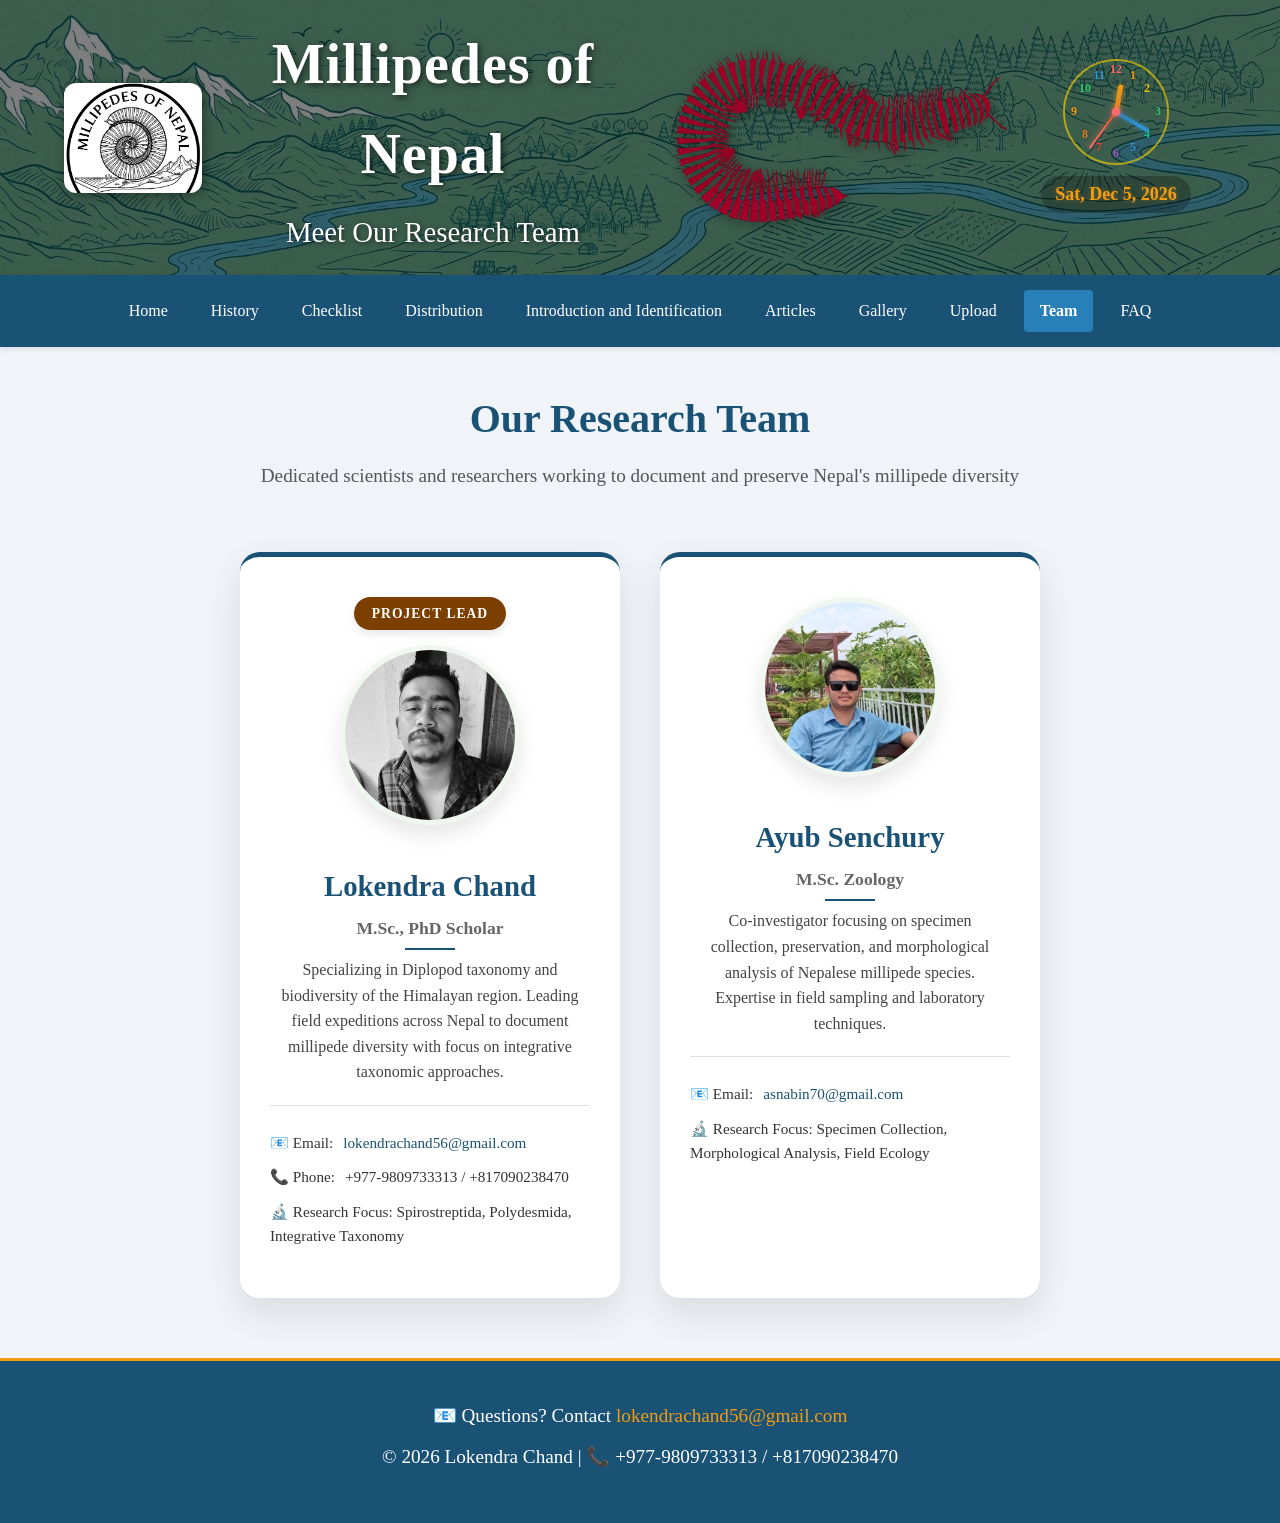
<file: team.html>
<!DOCTYPE html>
<html lang="en">
<head>
    <meta charset="UTF-8">
    <meta name="viewport" content="width=device-width, initial-scale=1.0">
    <title>Team - Millipedes of Nepal</title>
    <meta name="description" content="Meet the research team behind the Millipedes of Nepal project - dedicated scientists studying Nepalese Diplopoda biodiversity.">
    <meta name="keywords" content="millipedes, Nepal, team, researchers, scientists, Diplopoda">
    
    <style>
        /* ============================================
           Millipedes of Nepal - Unified Style Sheet
           Version: 3.0 - Common styles for all pages
           ============================================ */

        /* ============ RESET & BASE ============ */
        * {
            margin: 0;
            padding: 0;
            box-sizing: border-box;
        }

        html, body {
            width: 100%;
            max-width: 100%;
            overflow-x: hidden;
            scroll-behavior: smooth;
        }

        body {
            font-family: 'Times New Roman', Times, serif;
            line-height: 1.6;
            color: #333;
            min-height: 100vh;
            display: flex;
            flex-direction: column;
            background-color: #f0f4f8;
            margin: 0;
            padding: 0;
            width: 100%;
        }

        :root {
            --primary-blue: #1a5276;
            --primary-blue-dark: #0e3a54;
            --blue-accent: #2980b9;
            --blue-bg: #ebf5fb;
            --gold: #f39c12;
            --text-dark: #1a1a1a;
            --text-light: #555;
            --bg-white: #ffffff;
            --bg-light: #f5f7fa;
            --shadow: 0 2px 8px rgba(0,0,0,0.1);
            --green: #28a745;
            --red: #dc3545;
            --orange: #fd7e14;
        }

        /* ============ UTILITY CLASSES ============ */
        .container {
            width: 100%;
            max-width: 1400px;
            margin: 0 auto;
            padding: 0 5%;
        }

        .text-center { text-align: center; }
        .mt-2 { margin-top: 20px; }
        .mt-3 { margin-top: 30px; }
        .mb-2 { margin-bottom: 20px; }
        .mb-3 { margin-bottom: 30px; }
        .hide { display: none; }
        .show { display: block; }

        /* ============ REDUCED MOTION ============ */
        @media (prefers-reduced-motion: reduce) {
            * {
                animation-duration: 0.01ms !important;
                animation-iteration-count: 1 !important;
                transition-duration: 0.01ms !important;
            }
        }

        /* ============ PRINT STYLES ============ */
        @media print {
            header, nav, footer, .no-print {
                display: none !important;
            }
            body {
                background: white;
                color: black;
            }
            .team-card {
                break-inside: avoid;
                page-break-inside: avoid;
                box-shadow: none;
                border: 1px solid #ccc;
            }
        }

        /* ============ HEADER ============ */
        header {
            background: linear-gradient(rgba(0, 0, 0, 0.5), rgba(0, 0, 0, 0.5)), url('home.jpg');
            background-size: cover;
            background-position: center;
            color: white;
            padding: 0;
            width: 100%;
            max-width: 100%;
            box-shadow: 0 2px 10px rgba(0,0,0,0.2);
            animation: fadeInDown 1s ease-out;
        }

        .header-container {
            display: flex;
            align-items: center;
            justify-content: space-between;
            width: 100%;
            max-width: 100%;
            padding: 20px 5%;
            gap: 30px;
            flex-wrap: wrap;
        }

        .header-logo {
            height: 110px;
            width: auto;
            max-width: 200px;
            object-fit: contain;
            filter: drop-shadow(2px 2px 6px rgba(0,0,0,0.4));
            transition: all 0.4s cubic-bezier(0.25, 0.46, 0.45, 0.94);
            border-radius: 12px;
            display: block;
            animation: logoGentlePop 0.6s ease-out;
        }

        .header-logo:hover {
            transform: scale(1.08) rotate(2deg);
            filter: drop-shadow(4px 6px 12px rgba(0,0,0,0.5));
            opacity: 0.95;
        }

        @keyframes logoGentlePop {
            0% { transform: scale(0.9); opacity: 0; }
            80% { transform: scale(1.02); }
            100% { transform: scale(1); opacity: 1; }
        }

        .header-text {
            flex: 1;
            display: flex;
            flex-direction: column;
            justify-content: center;
            text-align: center;
        }

        .header-text h1 {
            font-size: 3.5rem;
            margin-bottom: 10px;
            text-shadow: 2px 2px 6px rgba(0,0,0,0.6);
            animation: slideInLeft 1s ease-out;
            letter-spacing: 1px;
            font-family: 'Times New Roman', Times, serif;
        }

        .header-text p {
            font-size: 1.8rem;
            text-shadow: 1px 1px 4px rgba(0,0,0,0.6);
            animation: slideInRight 1s ease-out;
            font-family: 'Times New Roman', Times, serif;
        }

        .right-group {
            display: flex;
            align-items: center;
            gap: 2px;
            animation: fadeInRight 0.8s ease-out;
        }

        .millipede-icon {
            height: 200px;
            width: auto;
            max-width: 350px;
            object-fit: contain;
            filter: drop-shadow(2px 2px 6px rgba(0,0,0,0.4));
            transition: all 0.4s cubic-bezier(0.25, 0.46, 0.45, 0.94);
        }

        .millipede-icon:hover {
            transform: scale(1.05) rotate(3deg);
            filter: drop-shadow(4px 6px 12px rgba(0,0,0,0.5));
        }

        /* ============ CLOCK STYLES ============ */
        .clock-container {
            background: transparent;
            border-radius: 0;
            padding: 0;
            min-width: 200px;
            text-align: center;
            border: none;
            box-shadow: none;
            transition: all 0.3s ease;
        }

        .analog-clock {
            width: 100px;
            height: 100px;
            margin: 0 auto 8px;
            position: relative;
            background: transparent;
            border-radius: 50%;
            box-shadow: none;
        }

        .clock-face {
            width: 100%;
            height: 100%;
            position: relative;
            border-radius: 50%;
        }

        .clock-ring {
            position: absolute;
            top: -3px;
            left: -3px;
            right: -3px;
            bottom: -3px;
            border-radius: 50%;
            border: 2px solid rgba(255, 215, 0, 0.6);
            pointer-events: none;
            animation: ringPulse 2s ease-in-out infinite;
        }

        @keyframes ringPulse {
            0%, 100% { opacity: 0.6; transform: scale(1); }
            50% { opacity: 1; transform: scale(1.02); }
        }

        .clock-center {
            position: absolute;
            width: 8px;
            height: 8px;
            background: #ff6b6b;
            border-radius: 50%;
            top: 50%;
            left: 50%;
            transform: translate(-50%, -50%);
            z-index: 10;
            box-shadow: 0 0 6px rgba(255,107,107,0.9);
            animation: centerGlow 1.5s ease-in-out infinite;
        }

        @keyframes centerGlow {
            0%, 100% { box-shadow: 0 0 4px rgba(255,107,107,0.6); }
            50% { box-shadow: 0 0 12px rgba(255,107,107,1); }
        }

        .hand {
            position: absolute;
            bottom: 50%;
            left: 50%;
            transform-origin: bottom center;
            border-radius: 4px;
            transition: transform 0.1s cubic-bezier(0.4, 2.5, 0.6, 1);
        }

        .hour-hand {
            width: 4.5px;
            height: 28px;
            background: linear-gradient(135deg, #f39c12, #e67e22);
            transform: translateX(-50%) rotate(0deg);
            box-shadow: 0 0 5px rgba(243,156,18,0.6);
            border-radius: 4px 4px 2px 2px;
        }

        .minute-hand {
            width: 3.5px;
            height: 38px;
            background: linear-gradient(135deg, #3498db, #2980b9);
            transform: translateX(-50%) rotate(0deg);
            box-shadow: 0 0 5px rgba(52,152,219,0.6);
            border-radius: 3px 3px 2px 2px;
        }

        .second-hand {
            width: 1.8px;
            height: 45px;
            background: linear-gradient(135deg, #ff6b6b, #ee5a24);
            transform: translateX(-50%) rotate(0deg);
            box-shadow: 0 0 6px rgba(255,107,107,0.7);
            border-radius: 2px;
        }

        .clock-numbers {
            position: absolute;
            width: 100%;
            height: 100%;
            top: 0;
            left: 0;
        }

        .number {
            position: absolute;
            font-size: 12px;
            font-weight: bold;
            transform: translate(-50%, -50%);
            text-shadow: 0 0 3px rgba(0,0,0,0.4);
            font-family: 'Times New Roman', Times, serif;
        }

        .number-12 { color: #ff6b6b; top: 8%; left: 50%; }
        .number-1 { color: #f39c12; top: 14%; left: 67%; }
        .number-2 { color: #f1c40f; top: 27%; left: 81%; }
        .number-3 { color: #2ecc71; top: 50%; left: 92%; }
        .number-4 { color: #1abc9c; top: 73%; left: 81%; }
        .number-5 { color: #3498db; top: 86%; left: 67%; }
        .number-6 { color: #9b59b6; top: 92%; left: 50%; }
        .number-7 { color: #e74c3c; top: 86%; left: 33%; }
        .number-8 { color: #e67e22; top: 73%; left: 19%; }
        .number-9 { color: #f39c12; top: 50%; left: 8%; }
        .number-10 { color: #2ecc71; top: 27%; left: 19%; }
        .number-11 { color: #3498db; top: 14%; left: 33%; }

        .clock-date {
            font-size: 18px;
            font-weight: bold;
            color: #f39c12;
            text-align: center;
            margin-top: 6px;
            text-shadow: 0 0 4px rgba(243,156,18,0.4);
            font-family: 'Times New Roman', Times, serif;
            background: rgba(0,0,0,0.25);
            padding: 4px 14px;
            border-radius: 20px;
            display: inline-block;
        }

        /* ============ NAVIGATION BAR ============ */
        nav {
            background-color: var(--primary-blue);
            padding: 15px 5%;
            text-align: center;
            width: 100%;
            max-width: 100%;
            position: sticky;
            top: 0;
            z-index: 100;
            box-shadow: 0 2px 5px rgba(0,0,0,0.1);
            animation: fadeIn 1.2s ease-out;
            display: flex;
            flex-wrap: wrap;
            justify-content: center;
            gap: 5px;
        }

        nav a {
            color: white;
            text-decoration: none;
            padding: 8px 16px;
            margin: 0 3px;
            border-radius: 4px;
            transition: all 0.3s ease;
            font-size: 1rem;
            font-family: 'Times New Roman', Times, serif;
            position: relative;
            overflow: hidden;
        }

        nav a:hover {
            background-color: var(--blue-accent);
            transform: translateY(-2px);
            box-shadow: 0 4px 8px rgba(0,0,0,0.2);
        }

        nav a:focus-visible {
            outline: 3px solid var(--gold);
            outline-offset: 3px;
        }

        nav a::after {
            content: '';
            position: absolute;
            bottom: 0;
            left: 50%;
            width: 0;
            height: 2px;
            background-color: var(--gold);
            transition: all 0.3s ease;
            transform: translateX(-50%);
        }

        nav a:hover::after {
            width: 80%;
        }

        nav a.active {
            background-color: var(--blue-accent);
            font-weight: bold;
        }

        /* ============ MAIN CONTENT ============ */
        main {
            flex: 1;
            padding: 40px 5%;
            max-width: 100%;
            width: 100%;
            margin: 0 auto;
        }

        .page-header {
            text-align: center;
            margin-bottom: 40px;
            animation: fadeInUp 0.8s ease-out;
        }

        .page-header h2 {
            font-size: 2.5rem;
            color: var(--primary-blue);
            font-family: 'Times New Roman', Times, serif;
            margin-bottom: 10px;
        }

        .page-header p {
            font-size: 1.2rem;
            color: #555;
            font-family: 'Times New Roman', Times, serif;
        }

        /* ============ TEAM.HTML SPECIFIC STYLES ============ */
        
        .team-container {
            max-width: 1200px;
            margin: 0 auto;
            padding: 20px;
            display: flex;
            flex-wrap: wrap;
            justify-content: center;
            align-items: stretch;
            gap: 40px;
            width: 100%;
        }
        
        .team-card {
            background: #fff;
            border-radius: 20px;
            box-shadow: 0 15px 35px rgba(0,0,0,0.1);
            width: 380px;
            text-align: center;
            padding: 40px 30px;
            border-top: 5px solid var(--primary-blue);
            transition: all 0.4s cubic-bezier(0.175, 0.885, 0.32, 1.275);
            animation: fadeInUp 0.8s ease-out;
            position: relative;
            overflow: hidden;
        }
        
        .team-card::before {
            content: '';
            position: absolute;
            top: 0;
            left: 0;
            right: 0;
            height: 5px;
            background: linear-gradient(90deg, var(--primary-blue), var(--gold), var(--primary-blue));
            transform: translateX(-100%);
            transition: transform 0.6s ease;
        }
        
        .team-card:hover::before {
            transform: translateX(0);
        }
        
        .team-card:hover {
            transform: translateY(-15px) scale(1.02);
            box-shadow: 0 25px 45px rgba(26, 82, 118, 0.2);
        }
        
        .profile-img {
            width: 180px;
            height: 180px;
            border-radius: 50%;
            object-fit: cover;
            border: 5px solid #f0f7f0;
            margin-bottom: 20px;
            background-color: #eee;
            transition: all 0.5s ease;
            box-shadow: 0 10px 20px rgba(0,0,0,0.1);
        }
        
        .team-card:hover .profile-img {
            border-color: var(--gold);
            transform: scale(1.05) rotate(2deg);
            box-shadow: 0 15px 30px rgba(0,0,0,0.2);
        }
        
        .member-name {
            color: var(--primary-blue);
            margin: 10px 0 5px 0;
            font-size: 1.8rem;
            font-family: 'Times New Roman', Times, serif;
            transition: color 0.3s ease;
        }
        
        .team-card:hover .member-name {
            color: var(--primary-blue-dark);
        }
        
        .member-title {
            color: #666;
            font-weight: bold;
            font-size: 1.1rem;
            margin-bottom: 15px;
            font-family: 'Times New Roman', Times, serif;
            position: relative;
            display: inline-block;
        }
        
        .member-title::after {
            content: '';
            position: absolute;
            bottom: -8px;
            left: 50%;
            transform: translateX(-50%);
            width: 50px;
            height: 2px;
            background-color: var(--primary-blue);
            transition: width 0.3s ease;
        }
        
        .team-card:hover .member-title::after {
            width: 80px;
        }
        
        .member-bio {
            font-size: 1rem;
            line-height: 1.6;
            color: #444;
            font-family: 'Times New Roman', Times, serif;
            padding: 0 5px;
            margin-bottom: 15px;
        }
        
        .leadership-badge {
            display: inline-block;
            background: #7b3f00;
            color: white;
            padding: 6px 18px;
            border-radius: 30px;
            font-size: 0.85rem;
            margin-bottom: 15px;
            text-transform: uppercase;
            letter-spacing: 1px;
            font-weight: bold;
            font-family: 'Times New Roman', Times, serif;
            box-shadow: 0 4px 8px rgba(0,0,0,0.1);
            transition: all 0.3s ease;
        }
        
        .team-card:hover .leadership-badge {
            background: #5a2e00;
            transform: scale(1.05);
        }
        
        .member-contact {
            margin-top: 20px;
            padding-top: 15px;
            border-top: 1px solid #e0e0e0;
            text-align: left;
            font-size: 0.95rem;
        }
        
        .member-contact p {
            margin: 10px 0;
            display: flex;
            align-items: center;
            gap: 10px;
            font-size: 0.95rem;
            flex-wrap: wrap;
            font-family: 'Times New Roman', Times, serif;
        }
        
        .contact-link {
            color: var(--primary-blue);
            text-decoration: none;
            transition: all 0.3s ease;
            word-break: break-word;
            display: inline-flex;
            align-items: center;
            gap: 5px;
        }
        
        .contact-link:hover {
            color: var(--gold);
            transform: translateX(5px);
        }
        
        .phone-numbers {
            display: flex;
            flex-wrap: wrap;
            gap: 10px;
            align-items: center;
        }

        /* ============ ANIMATIONS ============ */
        @keyframes fadeIn {
            from { opacity: 0; }
            to { opacity: 1; }
        }

        @keyframes fadeInUp {
            from {
                opacity: 0;
                transform: translateY(30px);
            }
            to {
                opacity: 1;
                transform: translateY(0);
            }
        }

        @keyframes fadeInDown {
            from {
                opacity: 0;
                transform: translateY(-30px);
            }
            to {
                opacity: 1;
                transform: translateY(0);
            }
        }

        @keyframes fadeInRight {
            from {
                opacity: 0;
                transform: translateX(50px);
            }
            to {
                opacity: 1;
                transform: translateX(0);
            }
        }

        @keyframes slideInLeft {
            from {
                opacity: 0;
                transform: translateX(-50px);
            }
            to {
                opacity: 1;
                transform: translateX(0);
            }
        }

        @keyframes slideInRight {
            from {
                opacity: 0;
                transform: translateX(50px);
            }
            to {
                opacity: 1;
                transform: translateX(0);
            }
        }

        /* ============ FOOTER ============ */
        footer {
            background-color: var(--primary-blue);
            color: white;
            text-align: center;
            padding: 40px 5%;
            width: 100%;
            max-width: 100%;
            margin-top: auto;
            animation: fadeIn 1s ease-out;
            border-top: 3px solid var(--gold);
        }

        footer p {
            font-size: 1.2rem;
            margin-bottom: 10px;
            font-family: 'Times New Roman', Times, serif;
            color: white;
        }

        footer a {
            color: var(--gold);
            text-decoration: none;
            transition: all 0.3s ease;
            font-family: 'Times New Roman', Times, serif;
        }

        footer a:hover {
            text-decoration: underline;
            color: white;
            transform: scale(1.05);
            display: inline-block;
        }

        /* ============ RESPONSIVE DESIGN ============ */
        @media (max-width: 1200px) {
            .header-logo { height: 95px; }
            .header-text h1 { font-size: 3rem; }
            .header-text p { font-size: 1.5rem; }
            .millipede-icon { height: 160px; max-width: 280px; }
        }

        @media (max-width: 992px) {
            .header-logo { height: 80px; }
            .header-text h1 { font-size: 2.5rem; }
            .header-text p { font-size: 1.3rem; }
            .header-container { padding: 15px 5%; gap: 20px; }
            .millipede-icon { height: 130px; max-width: 220px; }
            .analog-clock { width: 80px; height: 80px; }
            .clock-container { min-width: 170px; }
            .right-group { gap: 1px; }
        }

        @media (max-width: 868px) {
            .team-container {
                gap: 30px;
            }
            .team-card {
                width: 340px;
                padding: 30px 20px;
            }
            .profile-img {
                width: 150px;
                height: 150px;
            }
            .member-name {
                font-size: 1.5rem;
            }
        }

        @media (max-width: 768px) {
            .header-container {
                flex-direction: column;
                text-align: center;
                padding: 20px;
            }
            .header-logo { height: 70px; margin-bottom: 5px; }
            .header-text h1 { font-size: 2rem; }
            .header-text p { font-size: 1.1rem; }
            nav a { padding: 6px 10px; font-size: 0.85rem; }
            main { padding: 30px 5%; }
            
            .right-group { 
                justify-content: center;
                margin-top: 10px;
            }
            .millipede-icon { height: 110px; max-width: 190px; }
            .analog-clock { width: 70px; height: 70px; }
            .clock-date { font-size: 16px; }
            
            .team-card {
                width: 100%;
                max-width: 380px;
                margin: 0 auto;
            }
        }

        @media (max-width: 480px) {
            .header-text h1 { font-size: 1.8rem; }
            .header-text p { font-size: 1rem; }
            .header-logo { height: 55px; }
            .millipede-icon { height: 90px; max-width: 150px; }
            .analog-clock { width: 60px; height: 60px; }
            .clock-container { min-width: 150px; }
            .right-group { gap: 0px; }
            .clock-date { font-size: 14px; padding: 2px 10px; }
            
            .profile-img {
                width: 130px;
                height: 130px;
            }
            .member-name {
                font-size: 1.3rem;
            }
            .member-title {
                font-size: 0.95rem;
            }
            .member-bio {
                font-size: 0.9rem;
            }
        }

        @media (min-width: 1600px) {
            .header-container { min-height: 260px; }
            .header-logo { height: 130px; max-width: 240px; }
            .millipede-icon { height: 220px; max-width: 380px; }
            .header-text h1 { font-size: 4rem; }
            .header-text p { font-size: 2rem; }
            .analog-clock { width: 120px; height: 120px; }
            .clock-container { min-width: 240px; }
            .right-group { gap: 3px; }
            .clock-date { font-size: 22px; }
            
            .team-card {
                width: 420px;
                padding: 45px 35px;
            }
            .profile-img {
                width: 200px;
                height: 200px;
            }
        }
    </style>
</head>
<body>

<header>
    <div class="header-container">
        <img src="logo.png" alt="Millipedes of Nepal Logo" class="header-logo" 
             onerror="this.style.opacity='0.7'; this.style.background='#1a5276'; this.style.padding='10px'; this.style.borderRadius='12px'; this.src='data:image/svg+xml,%3Csvg xmlns=\'http://www.w3.org/2000/svg\' viewBox=\'0 0 200 200\'%3E%3Crect width=\'200\' height=\'200\' fill=\'%231a5276\'/%3E%3Ctext x=\'100\' y=\'110\' font-size=\'22\' text-anchor=\'middle\' fill=\'white\' font-family=\'Times New Roman\'%3EMillipede%3C/text%3E%3Ctext x=\'100\' y=\'140\' font-size=\'18\' text-anchor=\'middle\' fill=\'%23f39c12\'%3ELogo%3C/text%3E%3C/svg%3E'">
        
        <div class="header-text">
            <h1>Millipedes of Nepal</h1>
            <p>Meet Our Research Team</p>
        </div>
        
        <div class="right-group">
            <img src="milli.png" alt="Millipede Icon" class="millipede-icon" 
                 onerror="this.style.display='none'">
            
            <div class="clock-container">
                <div class="analog-clock">
                    <div class="clock-face">
                        <div class="clock-ring"></div>
                        <div class="hand hour-hand" id="hourHand"></div>
                        <div class="hand minute-hand" id="minuteHand"></div>
                        <div class="hand second-hand" id="secondHand"></div>
                        <div class="clock-center"></div>
                        <div class="clock-numbers">
                            <div class="number number-12">12</div>
                            <div class="number number-1">1</div>
                            <div class="number number-2">2</div>
                            <div class="number number-3">3</div>
                            <div class="number number-4">4</div>
                            <div class="number number-5">5</div>
                            <div class="number number-6">6</div>
                            <div class="number number-7">7</div>
                            <div class="number number-8">8</div>
                            <div class="number number-9">9</div>
                            <div class="number number-10">10</div>
                            <div class="number number-11">11</div>
                        </div>
                    </div>
                </div>
                <div class="clock-date" id="englishDate">--</div>
            </div>
        </div>
    </div>
</header>

<nav>
    <a href="index.html">Home</a>
    <a href="history.html">History</a>
    <a href="checklist.html">Checklist</a>
    <a href="distribution.html">Distribution</a>
    <a href="introkey.html">Introduction and Identification</a>
    <a href="articles.html">Articles</a>
    <a href="gallery.html">Gallery</a> 
    <a href="upload.html">Upload</a>
    <a href="team.html" class="active">Team</a>
    <a href="faq.html">FAQ</a>
</nav>

<main>
    <div class="page-header">
        <h2>Our Research Team</h2>
        <p>Dedicated scientists and researchers working to document and preserve Nepal's millipede diversity</p>
    </div>
    
    <div class="team-container">
        <!-- Team Member 1: Lokendra Chand -->
        <div class="team-card">
            <div class="leadership-badge">Project Lead</div>
            <img src="lokendra.jpg" alt="Lokendra Chand" class="profile-img" 
                 onerror="this.src='data:image/svg+xml,%3Csvg xmlns=\'http://www.w3.org/2000/svg\' viewBox=\'0 0 200 200\'%3E%3Crect width=\'200\' height=\'200\' fill=\'%23d4e6f1\'/%3E%3Ctext x=\'100\' y=\'110\' font-size=\'18\' text-anchor=\'middle\' fill=\'%231a5276\'%3ELokendra%3C/text%3E%3Ctext x=\'100\' y=\'135\' font-size=\'14\' text-anchor=\'middle\' fill=\'%231a5276\'%3EChand%3C/text%3E%3C/svg%3E'">
            <h3 class="member-name">Lokendra Chand</h3>
            <div class="member-title">M.Sc., PhD Scholar</div>
            <p class="member-bio">Specializing in Diplopod taxonomy and biodiversity of the Himalayan region. Leading field expeditions across Nepal to document millipede diversity with focus on integrative taxonomic approaches.</p>
            <div class="member-contact">
                <p>📧 Email: <a href="mailto:lokendrachand56@gmail.com" class="contact-link">lokendrachand56@gmail.com</a></p>
                <p>📞 Phone: <span class="phone-numbers">+977-9809733313 / +817090238470</span></p>
                <p>🔬 Research Focus: Spirostreptida, Polydesmida, Integrative Taxonomy</p>
            </div>
        </div>

        <!-- Team Member 2: Ayub Senchury -->
        <div class="team-card">
            <img src="ayub.jpg" alt="Ayub Senchury" class="profile-img" 
                 onerror="this.src='data:image/svg+xml,%3Csvg xmlns=\'http://www.w3.org/2000/svg\' viewBox=\'0 0 200 200\'%3E%3Crect width=\'200\' height=\'200\' fill=\'%23d4e6f1\'/%3E%3Ctext x=\'100\' y=\'110\' font-size=\'18\' text-anchor=\'middle\' fill=\'%231a5276\'%3EAyub%3C/text%3E%3Ctext x=\'100\' y=\'135\' font-size=\'14\' text-anchor=\'middle\' fill=\'%231a5276\'%3ESenchury%3C/text%3E%3C/svg%3E'">
            <h3 class="member-name">Ayub Senchury</h3>
            <div class="member-title">M.Sc. Zoology</div>
            <p class="member-bio">Co-investigator focusing on specimen collection, preservation, and morphological analysis of Nepalese millipede species. Expertise in field sampling and laboratory techniques.</p>
            <div class="member-contact">
                <p>📧 Email: <a href="mailto:asnabin70@gmail.com" class="contact-link">asnabin70@gmail.com</a></p>
                <p>🔬 Research Focus: Specimen Collection, Morphological Analysis, Field Ecology</p>
            </div>
        </div>
    </div>
</main>

<footer>
    <p>📧 Questions? Contact <a href="mailto:lokendrachand56@gmail.com">lokendrachand56@gmail.com</a></p>
    <p>© <script>document.write(new Date().getFullYear());</script> Lokendra Chand | 📞 +977-9809733313 / +817090238470</p>
</footer>

<script>
// ============================================
// CLOCK FUNCTIONS - NEPAL TIME (UTC+5:45)
// ============================================

// Get Nepal time (UTC+5:45)
function getNepalTime() {
    const now = new Date();
    const nepalOffset = 5.75 * 60 * 60 * 1000;
    const utcTime = now.getTime() + (now.getTimezoneOffset() * 60 * 1000);
    return new Date(utcTime + nepalOffset);
}

// Update clock display
function updateClock() {
    const now = getNepalTime();
    const hours = now.getHours();
    const minutes = now.getMinutes();
    const seconds = now.getSeconds();
    
    const hourHand = document.getElementById('hourHand');
    const minuteHand = document.getElementById('minuteHand');
    const secondHand = document.getElementById('secondHand');
    
    if (hourHand) hourHand.style.transform = `translateX(-50%) rotate(${(hours % 12) * 30 + minutes * 0.5}deg)`;
    if (minuteHand) minuteHand.style.transform = `translateX(-50%) rotate(${minutes * 6}deg)`;
    if (secondHand) secondHand.style.transform = `translateX(-50%) rotate(${seconds * 6}deg)`;
    
    // Update English date
    const englishDate = document.getElementById('englishDate');
    if (englishDate) {
        englishDate.innerHTML = now.toLocaleDateString('en-US', { 
            weekday: 'short', 
            year: 'numeric', 
            month: 'short', 
            day: 'numeric' 
        });
    }
}

// Initialize clock on page load and update every second
window.addEventListener('DOMContentLoaded', function() {
    updateClock();
    setInterval(updateClock, 1000);
});

// Handle image loading errors gracefully
const images = document.querySelectorAll('img');
images.forEach(img => {
    img.addEventListener('error', function() {
        console.log('Image failed to load:', this.src);
    });
});
</script>

</body>
</html>
</file>
<file: style.css>
/* ============================================
   Millipedes of Nepal - COMPLETE BLUE THEME
   Version: 2.0 - Master Stylesheet (FULL WIDTH)
   ============================================ */

/* ============ RESET & BASE ============ */
* {
    margin: 0;
    padding: 0;
    box-sizing: border-box;
}

html, body {
    width: 100%;
    max-width: 100%;
    overflow-x: hidden;
    scroll-behavior: smooth;
}

body {
    font-family: 'Times New Roman', Times, serif;
    line-height: 1.6;
    color: #333;
    min-height: 100vh;
    display: flex;
    flex-direction: column;
    background-color: #f0f4f8;
    margin: 0;
    padding: 0;
    width: 100%;
}

/* ============ CSS VARIABLES ============ */
:root {
    --primary-blue: #1a5276;
    --primary-blue-dark: #0e3a54;
    --blue-accent: #2980b9;
    --blue-bg: #ebf5fb;
    --gold: #f39c12;
    --gold-dark: #e67e22;
    --text-dark: #1a1a1a;
    --text-light: #555;
    --bg-white: #ffffff;
    --bg-light: #f5f7fa;
    --shadow: 0 2px 8px rgba(0,0,0,0.1);
    --shadow-hover: 0 8px 25px rgba(0,0,0,0.15);
    --transition: all 0.3s ease;
    --transition-slow: all 0.5s ease;
}

/* ============ ACCESSIBILITY ============ */
@media (prefers-reduced-motion: reduce) {
    * {
        animation-duration: 0.01ms !important;
        animation-iteration-count: 1 !important;
        transition-duration: 0.01ms !important;
        scroll-behavior: auto !important;
    }
}

:focus-visible {
    outline: 3px solid var(--gold);
    outline-offset: 3px;
}

/* ============ PRINT STYLES ============ */
@media print {
    header, nav, footer, .video-section, .world-map-section, 
    .pdf-controls, .note, .gallery-filters, .nav-btn, .close-modal,
    .map-controls, .qr-section, .jump-to, .contact-btn,
    .full-video-section, .sidebar, .map-view-buttons, .filter-section,
    .tree-navigation {
        display: none !important;
    }
    
    body {
        background: white;
        color: black;
    }
    
    section, .content-block, .team-card, .faq-item, .article-card {
        break-inside: avoid;
        page-break-inside: avoid;
        box-shadow: none;
        border: 1px solid #ccc;
    }
    
    a {
        text-decoration: none;
        color: black;
    }
    
    .pdf-viewer {
        height: 500px;
        border: 1px solid #ccc;
    }
}

/* ============ HEADER & NAVIGATION ============ */
header {
    background: linear-gradient(rgba(0, 0, 0, 0.5), rgba(0, 0, 0, 0.5)), url('home.jpg');
    background-size: cover;
    background-position: center;
    color: white;
    padding: 0;
    width: 100%;
    max-width: 100%;
    box-shadow: 0 2px 10px rgba(0,0,0,0.2);
    animation: fadeInDown 1s ease-out;
}

.header-container {
    display: flex;
    align-items: center;
    justify-content: space-between;
    width: 100%;
    max-width: 100%;
    padding: 20px 5%;
    gap: 30px;
    flex-wrap: wrap;
}

.header-logo {
    height: 110px;
    width: auto;
    max-width: 200px;
    object-fit: contain;
    filter: drop-shadow(2px 2px 6px rgba(0,0,0,0.4));
    transition: all 0.4s cubic-bezier(0.25, 0.46, 0.45, 0.94);
    border-radius: 12px;
    display: block;
    animation: logoGentlePop 0.6s ease-out;
}

.header-logo:hover {
    transform: scale(1.08) rotate(2deg);
    filter: drop-shadow(4px 6px 12px rgba(0,0,0,0.5));
    opacity: 0.95;
}

.header-text {
    flex: 1;
    display: flex;
    flex-direction: column;
    justify-content: center;
    text-align: center;
}

.header-text h1 {
    font-size: 3.5rem;
    margin-bottom: 10px;
    text-shadow: 2px 2px 6px rgba(0,0,0,0.6);
    animation: slideInLeft 1s ease-out;
    letter-spacing: 1px;
}

.header-text p {
    font-size: 1.8rem;
    text-shadow: 1px 1px 4px rgba(0,0,0,0.6);
    animation: slideInRight 1s ease-out;
}

.right-group {
    display: flex;
    align-items: center;
    gap: 20px;
}

.millipede-icon {
    height: 50px;
    width: auto;
}

.clock-container {
    display: flex;
    flex-direction: column;
    align-items: center;
}

.analog-clock {
    width: 70px;
    height: 70px;
    position: relative;
}

.clock-face {
    width: 100%;
    height: 100%;
    border-radius: 50%;
    background: #f5f5f5;
    border: 3px solid #2c3e50;
    position: relative;
    box-shadow: 0 2px 10px rgba(0,0,0,0.2);
}

.clock-ring {
    position: absolute;
    top: -3px;
    left: -3px;
    right: -3px;
    bottom: -3px;
    border-radius: 50%;
    border: 4px solid #f39c12;
    opacity: 0.6;
}

.hand {
    position: absolute;
    bottom: 50%;
    left: 50%;
    transform-origin: bottom center;
    transform: translateX(-50%) rotate(0deg);
    border-radius: 2px;
}

.hour-hand {
    width: 3px;
    height: 30%;
    background: #2c3e50;
    z-index: 3;
}

.minute-hand {
    width: 2.5px;
    height: 38%;
    background: #34495e;
    z-index: 4;
}

.second-hand {
    width: 1.5px;
    height: 40%;
    background: #e74c3c;
    z-index: 5;
}

.clock-center {
    position: absolute;
    top: 50%;
    left: 50%;
    width: 6px;
    height: 6px;
    background: #2c3e50;
    border-radius: 50%;
    transform: translate(-50%, -50%);
    z-index: 6;
}

.clock-numbers {
    position: absolute;
    top: 0;
    left: 0;
    width: 100%;
    height: 100%;
}

.clock-numbers .number {
    position: absolute;
    font-size: 8px;
    font-weight: bold;
    color: #2c3e50;
    font-family: 'Times New Roman', Times, serif;
}

.number-12 { top: 4px; left: 50%; transform: translateX(-50%); }
.number-1 { top: 10px; right: 12px; }
.number-2 { top: 24px; right: 6px; }
.number-3 { top: 50%; right: 4px; transform: translateY(-50%); }
.number-4 { bottom: 24px; right: 6px; }
.number-5 { bottom: 10px; right: 12px; }
.number-6 { bottom: 4px; left: 50%; transform: translateX(-50%); }
.number-7 { bottom: 10px; left: 12px; }
.number-8 { bottom: 24px; left: 6px; }
.number-9 { top: 50%; left: 4px; transform: translateY(-50%); }
.number-10 { top: 24px; left: 6px; }
.number-11 { top: 10px; left: 12px; }

/* Navigation Bar */
nav {
    background-color: var(--primary-blue);
    padding: 15px 5%;
    text-align: center;
    width: 100%;
    max-width: 100%;
    position: sticky;
    top: 0;
    z-index: 100;
    box-shadow: 0 2px 5px rgba(0,0,0,0.1);
    animation: fadeIn 1.2s ease-out;
    display: flex;
    flex-wrap: wrap;
    justify-content: center;
    gap: 5px;
}

nav a {
    color: white;
    text-decoration: none;
    padding: 8px 16px;
    margin: 0 3px;
    border-radius: 4px;
    transition: var(--transition);
    font-size: 1rem;
    font-family: 'Times New Roman', Times, serif;
    position: relative;
    overflow: hidden;
}

nav a:hover {
    background-color: var(--blue-accent);
    transform: translateY(-2px);
    box-shadow: 0 4px 8px rgba(0,0,0,0.2);
}

nav a::after {
    content: '';
    position: absolute;
    bottom: 0;
    left: 50%;
    width: 0;
    height: 2px;
    background-color: var(--gold);
    transition: var(--transition);
    transform: translateX(-50%);
}

nav a:hover::after {
    width: 80%;
}

nav a.active {
    background-color: var(--blue-accent);
    font-weight: bold;
}

/* ============ MAIN CONTENT - FULL WIDTH ============ */
main {
    flex: 1;
    padding: 40px 5%;
    max-width: 100%;
    width: 100%;
    margin: 0 auto;
}

/* Section Card Styling - FULL WIDTH */
section {
    background-color: var(--bg-white);
    border-radius: 10px;
    padding: 35px;
    margin-bottom: 40px;
    box-shadow: 0 4px 15px rgba(0,0,0,0.1);
    border: 1px solid #e0e0e0;
    transition: var(--transition);
    animation: fadeInUp 0.8s ease-out;
    width: 100%;
    max-width: 100%;
}

section:hover {
    transform: translateY(-5px);
    box-shadow: var(--shadow-hover);
}

/* Content Blocks (no card styling) - FULL WIDTH */
.content-block {
    margin-bottom: 35px;
    padding: 0;
    background: transparent;
    border: none;
    box-shadow: none;
    animation: fadeInUp 0.8s ease-out;
    width: 100%;
    max-width: 100%;
}

.content-block:hover {
    transform: none;
    box-shadow: none;
}

/* Headings */
h2, h3 {
    color: var(--primary-blue);
    font-family: 'Times New Roman', Times, serif;
}

.content-block h2 {
    color: var(--primary-blue);
    border-bottom: 3px solid var(--primary-blue);
    padding-bottom: 12px;
    margin-bottom: 20px;
    font-size: 2rem;
}

h2 {
    border-bottom: 3px solid var(--primary-blue);
    padding-bottom: 12px;
    margin-bottom: 20px;
    display: inline-block;
}

h3 {
    font-size: 1.5rem;
    margin-bottom: 15px;
}

/* Page Header - FULL WIDTH */
.page-header {
    text-align: center;
    margin-bottom: 40px;
    animation: fadeInUp 0.8s ease-out;
    width: 100%;
    max-width: 100%;
}

.page-header h2 {
    color: var(--primary-blue);
    font-size: 2.5rem;
    margin-bottom: 15px;
    border-bottom: 3px solid var(--primary-blue);
    display: inline-block;
    padding-bottom: 10px;
}

.page-header p {
    font-size: 1.2rem;
    color: #555;
    max-width: 800px;
    margin: 15px auto 0;
}

/* ============ HOME PAGE STYLES ============ */
.featured h3 {
    font-size: 2rem;
    margin-bottom: 20px;
}

.image-row {
    display: flex;
    gap: 20px;
    margin-bottom: 20px;
    flex-wrap: wrap;
    width: 100%;
}

.image-col {
    flex: 1;
    min-width: 280px;
}

.featured-img {
    width: 100%;
    aspect-ratio: 4/3;
    object-fit: cover;
    border-radius: 15px;
    box-shadow: 0 10px 20px rgba(0,0,0,0.3);
    transition: var(--transition-slow);
}

.featured-img:hover {
    transform: scale(1.02);
}

.image-col p {
    text-align: center;
    margin-top: 15px;
}

/* Nepali Names */
.nepali-names {
    font-family: 'Preeti', 'Times New Roman', Times, serif;
    background: var(--blue-bg);
    padding: 25px 30px;
    border-radius: 8px;
    line-height: 2.2;
    border-left: 6px solid var(--primary-blue);
    font-size: 1.4rem;
    word-spacing: 8px;
    transition: var(--transition);
    margin-top: 15px;
    width: 100%;
}

.nepali-names:hover {
    background: #d4e6f1;
    border-left-width: 8px;
}

/* Altitude Section */
.altitude-container {
    text-align: center;
    margin: 20px 0;
}

.altitude-img {
    max-width: 100%;
    height: auto;
    border-radius: 12px;
    box-shadow: 0 4px 12px rgba(0,0,0,0.1);
}

.altitude-caption {
    font-size: 0.9rem;
    color: #666;
    margin-top: 10px;
    font-style: italic;
}

/* Scientific Names */
.scientific-name {
    font-style: italic;
    font-weight: 600;
    font-size: 1.3rem;
}

.location {
    font-size: 0.9rem;
    color: #666;
}

/* Video Section */
.video-section {
    margin-top: 30px;
    padding-top: 20px;
    border-top: 2px dashed #ddd;
    width: 100%;
}

.video-section h4 {
    font-size: 1.5rem;
    color: var(--primary-blue);
    margin-bottom: 20px;
    text-align: center;
}

.video-row {
    display: flex;
    gap: 20px;
    flex-wrap: wrap;
    justify-content: center;
    width: 100%;
}

.video-col {
    flex: 1;
    min-width: 280px;
    max-width: clamp(280px, 20% - 16px, 100%);
    background: #f5f5f5;
    border-radius: 15px;
    overflow: hidden;
    box-shadow: 0 5px 15px rgba(0,0,0,0.1);
    transition: var(--transition);
}

.video-col:hover {
    transform: translateY(-5px);
    box-shadow: 0 10px 25px rgba(0,0,0,0.2);
}

.video-col video {
    width: 100%;
    height: auto;
    display: block;
    aspect-ratio: 16/9;
    object-fit: cover;
    background-color: #000;
    cursor: pointer;
}

.video-caption {
    padding: 12px;
    text-align: center;
    background: white;
}

.video-caption p {
    margin: 0;
    font-size: 0.9rem;
    color: #555;
}

.video-caption .scientific-name {
    font-size: 0.9rem;
    display: inline;
}

/* World Map Section - FULL WIDTH */
.world-map-section {
    margin-top: 20px;
    margin-bottom: 40px;
    background: white;
    border-radius: 10px;
    padding: 35px;
    box-shadow: 0 4px 15px rgba(0,0,0,0.1);
    border: 1px solid #e0e0e0;
    width: 100%;
    max-width: 100%;
}

.world-map-section h4 {
    font-size: 1.5rem;
    color: var(--primary-blue);
    margin-bottom: 20px;
    text-align: center;
}

#worldMap, #map {
    height: 500px;
    width: 100%;
    border-radius: 10px;
    border: 2px solid #ddd;
    background-color: #e6f0fa;
    transition: var(--transition);
}

#worldMap:hover, #map:hover {
    border-color: var(--primary-blue);
    box-shadow: 0 8px 20px rgba(0,0,0,0.2);
}

.map-caption {
    text-align: center;
    margin-top: 10px;
    color: #666;
    font-style: italic;
}

/* ============ DISTRIBUTION PAGE STYLES ============ */
.stats-summary {
    display: flex;
    flex-wrap: wrap;
    gap: 15px;
    justify-content: center;
    margin-bottom: 30px;
    width: 100%;
}

.stat-card {
    background: white;
    padding: 15px 25px;
    border-radius: 10px;
    border-left: 5px solid var(--primary-blue);
    text-align: center;
    min-width: 140px;
    transition: var(--transition);
    box-shadow: 0 2px 8px rgba(0,0,0,0.1);
}

.stat-card:hover {
    transform: translateY(-3px);
    border-left-color: var(--gold);
    box-shadow: 0 4px 12px rgba(0,0,0,0.15);
}

.stat-number {
    font-size: 2rem;
    font-weight: bold;
    color: var(--primary-blue);
    font-family: 'Times New Roman', Times, serif;
}

.stat-label {
    font-size: 0.8rem;
    color: #666;
    text-transform: uppercase;
    letter-spacing: 0.5px;
    font-family: 'Times New Roman', Times, serif;
}

.map-view-buttons {
    display: flex;
    gap: 10px;
    margin-bottom: 20px;
    flex-wrap: wrap;
}

.btn-view {
    padding: 10px 20px;
    background: var(--primary-blue);
    color: white;
    border: none;
    border-radius: 5px;
    cursor: pointer;
    transition: var(--transition);
    font-weight: bold;
    font-family: 'Times New Roman', Times, serif;
    font-size: 0.9rem;
}

.btn-view:hover {
    background: var(--primary-blue-dark);
    transform: translateY(-2px);
    box-shadow: 0 4px 8px rgba(0,0,0,0.2);
}

.filter-section {
    background: var(--blue-bg);
    padding: 20px;
    border-radius: 10px;
    margin-bottom: 20px;
    border: 2px solid var(--primary-blue);
    display: flex;
    flex-wrap: wrap;
    gap: 15px;
    width: 100%;
}

.filter-group {
    flex: 1;
    min-width: 150px;
}

.filter-group label {
    font-weight: bold;
    display: block;
    margin-bottom: 5px;
    color: var(--primary-blue);
    font-size: 0.85rem;
    font-family: 'Times New Roman', Times, serif;
}

.filter-group select {
    width: 100%;
    padding: 8px;
    border-radius: 5px;
    border: 1px solid #ccc;
    font-family: 'Times New Roman', Times, serif;
    font-size: 0.9rem;
    transition: var(--transition);
}

.filter-group select:hover {
    border-color: var(--primary-blue);
}

.filter-group select:focus {
    outline: none;
    border-color: var(--gold);
    box-shadow: 0 0 5px rgba(243, 156, 18, 0.3);
}

.filter-info {
    display: flex;
    flex-wrap: wrap;
    gap: 15px;
    margin-top: 15px;
    padding-top: 15px;
    border-top: 1px dashed #ccc;
    width: 100%;
    align-items: center;
}

.filter-badge {
    background: white;
    color: var(--primary-blue);
    padding: 5px 12px;
    border-radius: 20px;
    font-size: 0.85rem;
    box-shadow: 0 1px 3px rgba(0,0,0,0.1);
    font-family: 'Times New Roman', Times, serif;
}

.reset-filters {
    background: transparent;
    color: var(--primary-blue);
    border: 2px solid var(--primary-blue);
    padding: 5px 15px;
    border-radius: 20px;
    cursor: pointer;
    margin-left: auto;
    transition: var(--transition);
    font-weight: bold;
    font-family: 'Times New Roman', Times, serif;
}

.reset-filters:hover {
    background: var(--primary-blue);
    color: white;
    transform: translateY(-1px);
}

.marker-count {
    background: white;
    padding: 8px 15px;
    border-radius: 25px;
    font-size: 0.85rem;
    font-weight: bold;
    color: var(--primary-blue);
    margin-top: 12px;
    text-align: center;
    display: inline-block;
    width: auto;
    border: 1px solid var(--gold);
    box-shadow: 0 2px 5px rgba(0,0,0,0.1);
    font-family: 'Times New Roman', Times, serif;
}

.label-marker {
    background: transparent !important;
    border: none !important;
}

.custom-dot-marker {
    background: transparent !important;
    border: none !important;
}

.corrected-table-section {
    margin-top: 40px;
    background: white;
    border-radius: 15px;
    overflow: hidden;
    box-shadow: 0 5px 20px rgba(0,0,0,0.1);
    border: 1px solid #e0e0e0;
    width: 100%;
}

.corrected-table-header {
    background: var(--primary-blue);
    color: white;
    padding: 15px 20px;
    font-family: 'Times New Roman', Times, serif;
}

.corrected-table-header h3 {
    margin: 0;
    font-size: 1.3rem;
    color: white;
    font-family: 'Times New Roman', Times, serif;
}

.corrected-table-header p {
    margin: 5px 0 0 0;
    font-size: 0.85rem;
    opacity: 0.9;
    font-family: 'Times New Roman', Times, serif;
}

.table-wrapper {
    overflow-x: auto;
    max-height: 500px;
    overflow-y: auto;
}

.table-wrapper::-webkit-scrollbar {
    width: 8px;
    height: 8px;
}

.table-wrapper::-webkit-scrollbar-track {
    background: #f1f1f1;
    border-radius: 10px;
}

.table-wrapper::-webkit-scrollbar-thumb {
    background: var(--primary-blue);
    border-radius: 10px;
}

.corrected-table {
    width: 100%;
    border-collapse: collapse;
    font-family: 'Times New Roman', Times, serif;
    min-width: 500px;
}

.corrected-table th {
    background: var(--blue-bg);
    color: var(--primary-blue);
    padding: 12px 15px;
    text-align: left;
    font-weight: bold;
    border-bottom: 2px solid var(--primary-blue);
    font-size: 1rem;
    position: sticky;
    top: 0;
    z-index: 10;
}

.corrected-table td {
    padding: 10px 15px;
    border-bottom: 1px solid #e0e0e0;
    font-size: 0.9rem;
    color: #333;
}

.corrected-table tr:hover {
    background: #f5f5f5;
}

.corrected-table .locality-old {
    color: #7b3f00;
    font-style: italic;
}

.corrected-table .locality-corrected {
    color: var(--primary-blue);
    font-weight: 500;
}

/* ============ FULL WIDTH VIDEO SECTION ============ */
.full-video-section {
    width: 100%;
    max-width: 100%;
    margin: 0 auto 50px auto;
    background: #1a1a2e;
    border-radius: 20px;
    overflow: hidden;
    box-shadow: 0 10px 30px rgba(0,0,0,0.3);
    transition: var(--transition);
}

.full-video-section:hover {
    transform: translateY(-5px);
    box-shadow: 0 15px 30px rgba(0,0,0,0.3);
}

.video-wrapper {
    width: 100%;
    background: #000;
    position: relative;
}

.full-video {
    width: 100%;
    height: auto;
    display: block;
}

.video-wrapper::after {
    content: "▶";
    position: absolute;
    top: 50%;
    left: 50%;
    transform: translate(-50%, -50%);
    width: 80px;
    height: 80px;
    background: rgba(26, 82, 118, 0.85);
    border-radius: 50%;
    display: flex;
    align-items: center;
    justify-content: center;
    font-size: 40px;
    color: white;
    opacity: 0;
    transition: opacity 0.3s ease;
    pointer-events: none;
    z-index: 10;
}

.video-wrapper:hover::after {
    opacity: 1;
}

.video-caption-full {
    background: linear-gradient(135deg, var(--primary-blue) 0%, var(--primary-blue-dark) 100%);
    padding: 30px 40px;
    color: white;
    width: 100%;
    text-align: center;
}

.video-caption-full p {
    font-size: 1.2rem;
    color: #e0e0e0;
    margin-bottom: 0;
    line-height: 1.6;
}

/* ============ PDF SECTION STYLES ============ */
.pdf-section {
    background: white;
    border-radius: 20px;
    padding: 40px;
    margin-bottom: 50px;
    box-shadow: 0 10px 30px rgba(0,0,0,0.1);
    border: 1px solid #e0e0e0;
    width: 100%;
    max-width: 100%;
    margin-left: auto;
    margin-right: auto;
    transition: var(--transition);
}

.pdf-section:hover {
    transform: translateY(-5px);
    box-shadow: var(--shadow-hover);
}

.pdf-section h2 {
    color: var(--primary-blue);
    border-bottom: 3px solid var(--primary-blue);
    padding-bottom: 15px;
    margin-bottom: 30px;
    font-size: 2rem;
    text-align: center;
}

.pdf-viewer {
    width: 100%;
    height: 800px;
    border: 1px solid #ddd;
    border-radius: 12px;
    background: #f5f5f5;
}

.pdf-controls {
    margin-top: 25px;
    text-align: center;
}

.pdf-controls a {
    display: inline-block;
    background-color: var(--primary-blue);
    color: white;
    padding: 12px 30px;
    border-radius: 50px;
    text-decoration: none;
    font-weight: bold;
    font-size: 1rem;
    transition: var(--transition);
}

.pdf-controls a:hover {
    background-color: var(--primary-blue-dark);
    transform: translateY(-3px);
    box-shadow: 0 6px 14px rgba(0,0,0,0.2);
}

.note {
    text-align: center;
    margin-top: 15px;
    color: #666;
    font-style: italic;
    font-size: 0.85rem;
}

/* ============ SOURCE BOX ============ */
.source-box {
    background: linear-gradient(135deg, var(--blue-bg) 0%, #d6eaf8 100%);
    border-radius: 20px;
    padding: 45px;
    text-align: center;
    width: 100%;
    max-width: 100%;
    margin-left: auto;
    margin-right: auto;
    transition: var(--transition);
}

.source-box:hover {
    transform: translateY(-5px);
    box-shadow: var(--shadow-hover);
}

.milli-peet-logo {
    font-weight: bold;
    font-size: 2.5rem;
    color: var(--primary-blue);
    margin-bottom: 20px;
    letter-spacing: 3px;
}

.source-box p {
    margin-bottom: 15px;
    font-size: 1.2rem;
    color: #333;
    line-height: 1.6;
}

.source-box strong {
    font-size: 1.3rem;
    color: var(--primary-blue);
}

.source-box a {
    color: var(--primary-blue);
    text-decoration: none;
    font-weight: bold;
    font-size: 1.2rem;
    transition: var(--transition);
    display: inline-block;
    margin-top: 10px;
}

.source-box a:hover {
    color: var(--gold);
    text-decoration: underline;
    transform: translateX(5px);
}

/* ============ TEAM PAGE STYLES ============ */
.team-container {
    max-width: 1400px;
    margin: 0 auto;
    padding: 20px;
    display: flex;
    flex-wrap: wrap;
    justify-content: center;
    align-items: stretch;
    gap: 40px;
    width: 100%;
}

.team-card {
    background: #fff;
    border-radius: 20px;
    box-shadow: 0 15px 35px rgba(0,0,0,0.1);
    width: 380px;
    text-align: center;
    padding: 40px 30px;
    border-top: 5px solid var(--primary-blue);
    transition: all 0.4s cubic-bezier(0.175, 0.885, 0.32, 1.275);
    animation: fadeInUp 0.8s ease-out;
    position: relative;
    overflow: hidden;
}

.team-card::before {
    content: '';
    position: absolute;
    top: 0;
    left: 0;
    right: 0;
    height: 5px;
    background: linear-gradient(90deg, var(--primary-blue), var(--gold), var(--primary-blue));
    transform: translateX(-100%);
    transition: transform 0.6s ease;
}

.team-card:hover::before {
    transform: translateX(0);
}

.team-card:hover {
    transform: translateY(-15px) scale(1.02);
    box-shadow: 0 25px 45px rgba(26, 82, 118, 0.2);
}

.profile-img {
    width: 180px;
    height: 180px;
    border-radius: 50%;
    object-fit: cover;
    border: 5px solid #f0f7f0;
    margin-bottom: 20px;
    background-color: #eee;
    transition: all 0.5s ease;
    box-shadow: 0 10px 20px rgba(0,0,0,0.1);
}

.team-card:hover .profile-img {
    border-color: var(--gold);
    transform: scale(1.05) rotate(2deg);
    box-shadow: 0 15px 30px rgba(0,0,0,0.2);
}

.member-name {
    color: var(--primary-blue);
    margin: 10px 0 5px 0;
    font-size: 1.8rem;
    transition: color 0.3s ease;
}

.team-card:hover .member-name {
    color: var(--primary-blue-dark);
}

.member-title {
    color: #666;
    font-weight: bold;
    font-size: 1.1rem;
    margin-bottom: 15px;
    position: relative;
    display: inline-block;
}

.member-title::after {
    content: '';
    position: absolute;
    bottom: -8px;
    left: 50%;
    transform: translateX(-50%);
    width: 50px;
    height: 2px;
    background-color: var(--primary-blue);
    transition: width 0.3s ease;
}

.team-card:hover .member-title::after {
    width: 80px;
}

.member-bio {
    font-size: 1rem;
    line-height: 1.6;
    color: #444;
    padding: 0 5px;
    margin-bottom: 15px;
}

.leadership-badge {
    display: inline-block;
    background: #7b3f00;
    color: white;
    padding: 6px 18px;
    border-radius: 30px;
    font-size: 0.85rem;
    margin-bottom: 15px;
    text-transform: uppercase;
    letter-spacing: 1px;
    font-weight: bold;
    box-shadow: 0 4px 8px rgba(0,0,0,0.1);
    transition: var(--transition);
}

.team-card:hover .leadership-badge {
    background: #5a2e00;
    transform: scale(1.05);
}

.member-contact {
    margin-top: 20px;
    padding-top: 15px;
    border-top: 1px solid #e0e0e0;
    text-align: left;
    font-size: 0.95rem;
}

.member-contact p {
    margin: 10px 0;
    display: flex;
    align-items: center;
    gap: 10px;
    font-size: 0.95rem;
    flex-wrap: wrap;
}

.contact-link {
    color: var(--primary-blue);
    text-decoration: none;
    transition: var(--transition);
    word-break: break-word;
    display: inline-flex;
    align-items: center;
    gap: 5px;
}

.contact-link:hover {
    color: var(--gold);
    transform: translateX(5px);
}

.facebook-link:hover {
    color: #1877f2;
}

.phone-numbers {
    display: flex;
    flex-wrap: wrap;
    gap: 10px;
    align-items: center;
}

/* ============ GALLERY PAGE STYLES ============ */
.gallery-filters {
    display: flex;
    flex-wrap: wrap;
    gap: 10px;
    justify-content: center;
    margin-bottom: 30px;
    animation: fadeInUp 0.8s ease-out;
}

.filter-btn {
    padding: 10px 20px;
    background-color: white;
    border: 2px solid var(--primary-blue);
    color: var(--primary-blue);
    border-radius: 30px;
    cursor: pointer;
    font-weight: 600;
    transition: var(--transition);
    font-family: 'Times New Roman', Times, serif;
    font-size: 1rem;
    position: relative;
    overflow: hidden;
}

.filter-btn:hover {
    background-color: var(--primary-blue);
    color: white;
    transform: translateY(-2px);
}

.filter-btn.active {
    background-color: var(--primary-blue);
    color: white;
}

.gallery-container {
    column-count: 3;
    column-gap: 20px;
    margin-top: 30px;
}

.gallery-item {
    break-inside: avoid;
    margin-bottom: 20px;
    background: white;
    border-radius: 12px;
    overflow: hidden;
    box-shadow: 0 4px 15px rgba(0,0,0,0.1);
    border: 1px solid #e0e0e0;
    transition: all 0.4s ease;
    cursor: pointer;
}

.gallery-item:hover {
    transform: translateY(-8px) scale(1.02);
    border-color: var(--gold);
}

.gallery-image {
    width: 100%;
    height: auto;
    display: block;
    transition: transform 0.8s ease;
}

.gallery-item:hover .gallery-image {
    transform: scale(1.08);
}

.gallery-caption-static {
    padding: 15px;
    background-color: #f5f5f5;
    border-top: 3px solid var(--primary-blue);
}

.gallery-caption-static p {
    font-size: 1rem;
    color: #333;
    margin-bottom: 5px;
}

.gallery-caption-static .gallery-location {
    color: var(--primary-blue);
    font-size: 0.85rem;
    display: flex;
    align-items: center;
    gap: 5px;
}

/* Lightbox Modal */
.modal {
    display: none;
    position: fixed;
    z-index: 1000;
    padding: 20px;
    left: 0;
    top: 0;
    width: 100%;
    height: 100%;
    background-color: rgba(0,0,0,0.98);
    overflow: auto;
}

.modal-content {
    margin: auto;
    display: block;
    max-width: 90%;
    max-height: 70vh;
    border-radius: 8px;
    border: 3px solid white;
}

.modal-caption {
    margin: 15px auto;
    display: block;
    width: 80%;
    max-width: 700px;
    text-align: center;
    color: white;
    padding: 20px;
    font-size: 1.2rem;
    background: rgba(26, 82, 118, 0.95);
    border-radius: 8px;
    border-left: 5px solid var(--gold);
}

.modal-location {
    color: var(--gold);
    margin-top: 10px;
    font-size: 1rem;
}

.close-modal {
    position: absolute;
    top: 25px;
    right: 35px;
    color: white;
    font-size: 50px;
    font-weight: bold;
    cursor: pointer;
    transition: var(--transition);
}

.close-modal:hover {
    color: var(--gold);
    transform: scale(1.2) rotate(90deg);
}

.nav-btn {
    position: absolute;
    top: 50%;
    transform: translateY(-50%);
    background: rgba(26, 82, 118, 0.7);
    color: white;
    border: none;
    font-size: 2rem;
    padding: 15px 20px;
    cursor: pointer;
    transition: var(--transition);
}

.nav-btn:hover {
    background: var(--primary-blue);
    transform: translateY(-50%) scale(1.1);
}

.prev-btn { left: 20px; }
.next-btn { right: 20px; }

/* ============ FAQ PAGE STYLES ============ */
.faq-header {
    display: flex;
    align-items: center;
    gap: 30px;
    margin-bottom: 40px;
    background: white;
    padding: 30px;
    border-radius: 15px;
    box-shadow: 0 4px 15px rgba(0,0,0,0.1);
    animation: fadeInUp 0.8s ease-out;
    width: 100%;
}

.faq-header-img {
    width: 200px;
    height: 200px;
    border-radius: 50%;
    object-fit: cover;
    border: 4px solid var(--primary-blue);
    transition: var(--transition);
}

.faq-header-img:hover {
    transform: scale(1.02);
    border-color: var(--gold);
}

.faq-header-text h2 {
    color: var(--primary-blue);
    font-size: 2rem;
    margin-bottom: 10px;
}

.jump-to {
    background: var(--blue-bg);
    padding: 30px;
    border-radius: 15px;
    margin-bottom: 40px;
    border: 2px solid var(--primary-blue);
    width: 100%;
    animation: fadeInUp 0.8s ease-out;
}

.jump-to h3 {
    color: var(--primary-blue);
    font-size: 1.5rem;
    margin-bottom: 20px;
    border-bottom: 2px solid var(--primary-blue);
    padding-bottom: 10px;
    display: inline-block;
}

.jump-to ul {
    list-style: none;
    display: grid;
    grid-template-columns: repeat(auto-fill, minmax(300px, 1fr));
    gap: 12px;
    margin-top: 20px;
}

.jump-to li a {
    text-decoration: none;
    color: var(--primary-blue);
    display: block;
    padding: 10px 15px;
    background: white;
    border-radius: 8px;
    border: 1px solid #e0e0e0;
    transition: var(--transition);
    font-size: 0.95rem;
}

.jump-to li a:hover {
    background: var(--primary-blue);
    color: white;
    transform: translateX(5px);
}

.faq-list {
    display: flex;
    flex-direction: column;
    gap: 20px;
    width: 100%;
    margin-bottom: 40px;
}

.faq-item {
    padding: 25px;
    background: white;
    border-radius: 12px;
    border-left: 6px solid var(--primary-blue);
    transition: all 0.4s ease;
    animation: fadeInUp 0.8s ease-out;
    scroll-margin-top: 100px;
}

.faq-item:hover {
    transform: translateX(10px) translateY(-3px);
    border-left-color: var(--gold);
}

.faq-question {
    color: var(--primary-blue);
    font-size: 1.3rem;
    margin-bottom: 15px;
    display: flex;
    align-items: center;
    gap: 12px;
}

.faq-question::before {
    content: "❓";
    font-size: 1.5rem;
}

.faq-answer {
    line-height: 1.7;
    color: #333;
    padding-left: 40px;
    font-size: 1rem;
}

.footer-note {
    background: var(--blue-bg);
    padding: 35px;
    border-radius: 15px;
    margin-top: 20px;
    text-align: center;
    border: 2px dashed var(--primary-blue);
    width: 100%;
    animation: fadeInUp 0.8s ease-out;
}

.footer-note h3 {
    color: var(--primary-blue);
    font-size: 1.5rem;
    margin-bottom: 15px;
}

.contact-btn {
    display: inline-block;
    padding: 12px 30px;
    background: var(--primary-blue);
    color: white;
    text-decoration: none;
    border-radius: 30px;
    font-weight: bold;
    transition: var(--transition);
    font-size: 1rem;
}

.contact-btn:hover {
    background: var(--primary-blue-dark);
    transform: translateY(-3px);
}

/* ============ ARTICLES PAGE STYLES ============ */
.main-with-sidebar {
    display: grid;
    grid-template-columns: 2fr 1fr;
    gap: 40px;
    width: 100%;
}

.articles-container {
    display: flex;
    flex-direction: column;
    gap: 40px;
}

.article-card {
    display: grid;
    grid-template-columns: 300px 1fr;
    gap: 30px;
    background: white;
    border-radius: 15px;
    overflow: hidden;
    box-shadow: 0 5px 20px rgba(0,0,0,0.1);
    border: 1px solid #e0e0e0;
    transition: all 0.4s ease;
    width: 100%;
}

.article-card:hover {
    transform: translateY(-8px);
    border-color: var(--gold);
}

.article-image {
    position: relative;
    height: 100%;
    min-height: 280px;
    overflow: hidden;
}

.specimen-photo {
    width: 100%;
    height: 100%;
    object-fit: cover;
    transition: transform 0.8s ease;
}

.article-card:hover .specimen-photo {
    transform: scale(1.1);
}

.photo-caption {
    position: absolute;
    bottom: 0;
    left: 0;
    right: 0;
    background: linear-gradient(to top, rgba(0,0,0,0.8), transparent);
    color: white;
    padding: 15px;
    font-size: 0.9rem;
    transform: translateY(100%);
    transition: transform 0.3s ease;
}

.article-card:hover .photo-caption {
    transform: translateY(0);
}

.article-content {
    padding: 25px 25px 25px 0;
}

.taxonomic-line {
    font-size: 0.9rem;
    color: var(--primary-blue);
    font-weight: bold;
    text-transform: uppercase;
    letter-spacing: 1px;
    margin-bottom: 10px;
    background: var(--blue-bg);
    display: inline-block;
    padding: 5px 15px;
    border-radius: 20px;
}

.article-title {
    font-size: 1.8rem;
    color: #7b3f00;
    line-height: 1.3;
    margin-bottom: 15px;
}

.meta-info {
    font-size: 0.95rem;
    color: #666;
    margin-bottom: 20px;
    border-bottom: 1px solid #e0e0e0;
    padding-bottom: 15px;
    display: flex;
    align-items: center;
    gap: 15px;
    flex-wrap: wrap;
}

.badge {
    background: var(--primary-blue);
    color: white;
    padding: 5px 12px;
    border-radius: 20px;
    font-size: 0.8rem;
    font-weight: bold;
}

.status {
    background: var(--blue-bg);
    color: var(--primary-blue);
    padding: 5px 12px;
    border-radius: 20px;
    font-size: 0.8rem;
    font-weight: bold;
    border: 1px solid var(--primary-blue);
}

.abstract-text {
    line-height: 1.8;
    color: #444;
    margin-bottom: 20px;
    font-size: 1rem;
}

.taxa-table {
    width: 100%;
    font-size: 0.9rem;
    border-collapse: collapse;
    margin: 15px 0;
    background: #f9f9f9;
    border-radius: 8px;
    overflow: hidden;
}

.taxa-table td {
    padding: 8px 15px;
    border-bottom: 1px solid #e0e0e0;
}

.taxa-table .label {
    font-weight: bold;
    color: #7b3f00;
    width: 100px;
    background: #f0f0f0;
}

.taxa-table .scientific {
    font-style: italic;
    color: var(--primary-blue);
}

.location-box {
    margin: 20px 0;
    padding: 12px 15px;
    background: var(--blue-bg);
    border-left: 4px solid var(--primary-blue);
    border-radius: 0 8px 8px 0;
    font-size: 0.95rem;
    color: #555;
    display: flex;
    align-items: center;
    gap: 10px;
}

.location-box::before {
    content: "📍";
    font-size: 1.2rem;
}

.read-more {
    display: inline-block;
    padding: 10px 25px;
    background: var(--primary-blue);
    color: white;
    text-decoration: none;
    border-radius: 30px;
    font-weight: 500;
    transition: var(--transition);
    margin-top: 15px;
}

.read-more:hover {
    background: var(--primary-blue-dark);
    transform: translateY(-3px);
}

.sidebar {
    background: white;
    padding: 25px;
    border-radius: 12px;
    box-shadow: 0 5px 15px rgba(0,0,0,0.05);
    height: fit-content;
    border: 1px solid #e0e0e0;
}

.sidebar h3 {
    color: var(--primary-blue);
    border-bottom: 2px solid #ddd;
    padding-bottom: 12px;
    margin-bottom: 15px;
    font-size: 1.3rem;
}

.recent-link {
    display: flex;
    align-items: center;
    gap: 10px;
    padding: 12px 0;
    color: #333;
    text-decoration: none;
    font-size: 0.95rem;
    border-bottom: 1px solid #eee;
    transition: var(--transition);
}

.recent-link:hover {
    color: var(--primary-blue);
    padding-left: 15px;
}

.recent-link span {
    color: var(--primary-blue);
    font-weight: bold;
}

.external-links {
    margin-top: 25px;
}

.external-link {
    display: flex;
    align-items: center;
    gap: 10px;
    padding: 12px 15px;
    background: #f5f5f5;
    border-radius: 8px;
    margin-bottom: 10px;
    text-decoration: none;
    color: #333;
    transition: var(--transition);
}

.external-link:hover {
    background: var(--blue-bg);
    transform: translateX(5px);
    color: var(--primary-blue);
}

/* ============ UPLOAD PAGE STYLES ============ */
.upload-container {
    max-width: 1000px;
    margin: 0 auto;
    background: white;
    padding: 40px;
    border-radius: 20px;
    border-top: 5px solid var(--primary-blue);
    box-shadow: 0 10px 30px rgba(0,0,0,0.1);
    transition: var(--transition);
    animation: fadeInUp 0.8s ease-out;
    width: 100%;
}

.upload-container:hover {
    transform: translateY(-5px);
}

.form-header {
    text-align: center;
    margin-bottom: 30px;
}

.form-header h2 {
    color: var(--primary-blue);
    font-size: 2rem;
    margin-bottom: 10px;
}

.qr-section {
    display: flex;
    flex-wrap: wrap;
    gap: 30px;
    justify-content: center;
    margin: 30px 0;
}

.qr-card {
    flex: 1;
    min-width: 280px;
    background: white;
    border-radius: 20px;
    padding: 30px;
    text-align: center;
    border: 2px solid var(--primary-blue);
    transition: var(--transition);
}

.qr-card:hover {
    transform: translateY(-5px);
    border-color: var(--gold);
}

.qr-icon {
    font-size: 3rem;
    margin-bottom: 10px;
}

.qr-title {
    font-size: 1.3rem;
    font-weight: bold;
    color: var(--primary-blue);
    margin: 10px 0;
}

.qr-code {
    width: 180px;
    height: 180px;
    margin: 15px auto;
}

.qr-detail {
    font-size: 0.9rem;
    background: var(--blue-bg);
    padding: 8px 12px;
    border-radius: 10px;
    margin: 10px 0;
    font-weight: bold;
    color: var(--primary-blue);
}

.qr-button {
    display: inline-block;
    padding: 10px 20px;
    background: var(--primary-blue);
    color: white;
    text-decoration: none;
    border-radius: 30px;
    transition: var(--transition);
    font-size: 0.9rem;
}

.qr-button:hover {
    transform: translateY(-2px);
}

.qr-button.whatsapp {
    background: #25D366;
}

.qr-button.whatsapp:hover {
    background: #1da851;
}

.qr-button.email {
    background: #D44638;
}

.qr-button.email:hover {
    background: #b83a2e;
}

/* ============ CHECKLIST PAGE STYLES ============ */
.checklist-page-header {
    margin-bottom: 25px;
    animation: fadeInUp 0.8s ease-out;
    width: 100%;
}

.checklist-page-header h2 {
    color: var(--primary-blue);
    font-size: 1.8rem;
    margin-bottom: 10px;
    border-bottom: 3px solid var(--primary-blue);
    padding-bottom: 10px;
    display: inline-block;
    font-family: 'Times New Roman', Times, serif;
}

.methodology-section {
    background: var(--blue-bg);
    border-radius: 12px;
    padding: 20px;
    margin-bottom: 25px;
    border-left: 5px solid var(--primary-blue);
    transition: all 0.3s ease;
    max-width: 100%;
    width: 100%;
}

.methodology-section:hover {
    background: #d6eaf8;
    border-left-width: 7px;
    transform: translateY(-2px);
    box-shadow: 0 6px 15px rgba(0,0,0,0.08);
}

.methodology-title {
    color: var(--primary-blue);
    font-size: 1.3rem;
    margin-bottom: 12px;
    border-bottom: 2px solid var(--primary-blue);
    padding-bottom: 6px;
    display: inline-block;
    font-family: 'Times New Roman', Times, serif;
}

.methodology-content {
    text-align: justify;
    line-height: 1.7;
}

.methodology-content p {
    margin-bottom: 12px;
    font-size: 0.9rem;
    color: #333;
    font-family: 'Times New Roman', Times, serif;
}

.methodology-content a {
    color: var(--primary-blue);
    text-decoration: none;
}

.methodology-content a:hover {
    color: var(--gold);
    text-decoration: underline;
}

.checklist-layout {
    display: flex;
    gap: 20px;
    margin-bottom: 30px;
    width: 100%;
}

.tree-column {
    flex: 3;
    min-width: 0;
}

.species-list-column {
    flex: 1;
    min-width: 300px;
}

.results-container {
    max-height: 550px;
    overflow-y: auto;
    padding-right: 5px;
}

.results-container::-webkit-scrollbar {
    width: 5px;
}

.results-container::-webkit-scrollbar-track {
    background: #f1f1f1;
    border-radius: 5px;
}

.results-container::-webkit-scrollbar-thumb {
    background: var(--primary-blue);
    border-radius: 5px;
}

.species-card {
    background: #f5f5f5;
    border-left: 3px solid var(--primary-blue);
    padding: 10px;
    margin-bottom: 10px;
    border-radius: 0 5px 5px 0;
    cursor: pointer;
    transition: all 0.3s ease;
    font-size: 0.7rem;
}

.species-card:hover {
    transform: translateX(3px);
    border-left-color: var(--gold);
    box-shadow: 0 2px 5px rgba(0,0,0,0.08);
}

.species-card.active {
    background: #e8f5e9;
    border-left-width: 4px;
}

.taxa-path {
    font-size: 0.6rem;
    color: #666;
    margin-bottom: 4px;
    text-transform: uppercase;
    font-family: 'Times New Roman', Times, serif;
}

.species-name {
    font-size: 0.85rem;
    font-weight: bold;
    color: var(--primary-blue);
    margin-bottom: 6px;
    font-family: 'Times New Roman', Times, serif;
}

.species-name i {
    font-style: italic;
}

.detail-row {
    font-size: 0.6rem;
    margin: 3px 0;
    line-height: 1.3;
    font-family: 'Times New Roman', Times, serif;
}

.detail-label {
    font-weight: bold;
    color: var(--primary-blue);
    display: block;
    margin-bottom: 2px;
    font-size: 0.65rem;
}

.detail-text {
    color: #333;
    font-size: 0.6rem;
    word-break: break-word;
    display: block;
}

.nepal-dist-full {
    font-size: 0.6rem;
    color: #555;
    margin-top: 4px;
    padding: 4px;
    background: #fff8e1;
    border-radius: 4px;
    border-left: 2px solid var(--gold);
    word-break: break-word;
    max-height: 80px;
    overflow-y: auto;
}

.nepal-dist-full strong {
    color: var(--primary-blue);
}

.coordinates-badge {
    background: white;
    border: 1px solid var(--primary-blue);
    border-radius: 10px;
    padding: 2px 5px;
    font-size: 0.55rem;
    display: inline-block;
    margin-top: 5px;
}

#resultsCount {
    text-align: center;
    margin-bottom: 15px;
    font-weight: bold;
    color: var(--primary-blue);
    font-size: 0.8rem;
    font-family: 'Times New Roman', Times, serif;
}

.tree-header {
    text-align: center;
    margin-bottom: 10px;
}

.tree-header h3 {
    color: var(--primary-blue);
    font-size: 1.1rem;
    margin-bottom: 4px;
    font-family: 'Times New Roman', Times, serif;
}

.tree-header p {
    color: #666;
    font-size: 0.6rem;
    font-family: 'Times New Roman', Times, serif;
}

.tree-wrapper {
    width: 100%;
    height: 550px;
    overflow: auto;
    background: #fafbfc;
    border-radius: 10px;
    padding: 8px;
    border: 1px solid #e0e0e0;
    -webkit-overflow-scrolling: touch;
}

.tree-wrapper svg {
    min-width: 100%;
    height: 100%;
}

.phylogenetic-tree {
    font-family: 'Times New Roman', Times, serif;
    width: 100%;
    height: 100%;
}

.node circle {
    transition: all 0.2s;
    cursor: pointer;
}

.node circle:hover {
    filter: brightness(0.9);
    stroke-width: 2;
}

.node text {
    dominant-baseline: middle;
    transition: all 0.2s;
    cursor: pointer;
    font-family: 'Times New Roman', Times, serif;
}

.node text:hover {
    font-weight: bold;
    text-decoration: underline;
}

.link {
    fill: none;
    stroke: #bbb;
    stroke-width: 1px;
}

.legend-box {
    text-align: center;
    padding: 5px;
    background: #f8f9fa;
    border-radius: 6px;
    margin-top: 8px;
    display: flex;
    flex-wrap: wrap;
    justify-content: center;
    gap: 12px;
    font-size: 0.6rem;
}

.legend-color {
    display: inline-block;
    width: 10px;
    height: 10px;
    border-radius: 50%;
    margin-right: 4px;
    vertical-align: middle;
}

.current-focus {
    text-align: center;
    padding: 4px;
    background: #eef2fa;
    border-radius: 5px;
    margin-top: 6px;
    font-size: 0.65rem;
    color: var(--primary-blue);
    font-weight: bold;
    font-family: 'Times New Roman', Times, serif;
}

/* ===== CHECKLIST NAVIGATION BUTTONS ===== */
.tree-navigation {
    display: flex;
    gap: 8px;
    margin-top: 8px;
    justify-content: center;
    flex-wrap: wrap;
}

.tree-navigation .tree-nav-btn {
    background: var(--primary-blue);
    color: white;
    border: none;
    padding: 4px 14px;
    border-radius: 15px;
    cursor: pointer;
    font-size: 0.65rem;
    font-family: 'Times New Roman', Times, serif;
    transition: all 0.3s ease;
}

.tree-navigation .tree-nav-btn:hover {
    background: var(--primary-blue-dark);
    transform: translateY(-1px);
}

.tree-navigation .undo-btn {
    background: var(--gold);
    color: var(--primary-blue);
}

.tree-navigation .undo-btn:hover {
    background: var(--gold-dark);
    color: white;
}

.tree-navigation .undo-btn:disabled {
    background: #ccc;
    cursor: not-allowed;
    transform: none;
}

.tree-navigation .redo-btn {
    background: var(--blue-accent);
    color: white;
}

.tree-navigation .redo-btn:hover {
    background: var(--primary-blue);
    color: white;
}

.tree-navigation .redo-btn:disabled {
    background: #ccc;
    cursor: not-allowed;
    transform: none;
}

/* ===== FILTER INFO ===== */
.filter-info {
    background: #e8f0fe;
    padding: 5px 10px;
    border-radius: 6px;
    margin-bottom: 10px;
    text-align: center;
    font-size: 0.7rem;
    color: var(--primary-blue);
}

.filter-info strong {
    color: var(--gold);
}

.reset-view-btn {
    background: #e67e22;
    color: white;
    border: none;
    padding: 2px 8px;
    border-radius: 15px;
    cursor: pointer;
    font-size: 0.6rem;
    margin-left: 6px;
    font-family: 'Times New Roman', Times, serif;
}

.reset-view-btn:hover {
    background: #d35400;
}

.stats-box {
    background: linear-gradient(135deg, var(--primary-blue) 0%, var(--primary-blue-dark) 100%);
    border-radius: 8px;
    padding: 8px;
    margin-bottom: 10px;
    color: white;
    text-align: center;
}

.stats-box h4 {
    margin-bottom: 5px;
    font-size: 0.75rem;
}

.stats-numbers {
    display: flex;
    justify-content: space-around;
    flex-wrap: wrap;
    gap: 4px;
}

.stat-item {
    text-align: center;
}

.stat-number {
    font-size: 0.95rem;
    font-weight: bold;
}

.stat-label {
    font-size: 0.5rem;
    opacity: 0.9;
}

.bottom-section {
    margin-top: 25px;
    width: 100%;
}

.bottom-header {
    background: var(--primary-blue);
    color: white;
    padding: 8px 12px;
    border-radius: 8px 8px 0 0;
    font-weight: bold;
    font-size: 0.9rem;
    font-family: 'Times New Roman', Times, serif;
}

.species-details-section {
    background: white;
    border-radius: 0 0 8px 8px;
    padding: 12px;
    border-left: 4px solid var(--primary-blue);
    border-right: 1px solid #e0e0e0;
    border-bottom: 1px solid #e0e0e0;
    display: none;
    max-height: 200px;
    overflow-y: auto;
}

.details-grid {
    display: grid;
    grid-template-columns: repeat(auto-fit, minmax(240px, 1fr));
    gap: 6px;
}

.detail-item {
    padding: 6px;
    background: #f8f9fa;
    border-radius: 5px;
}

.detail-item .detail-label {
    font-weight: bold;
    color: var(--primary-blue);
    display: inline-block;
    width: 85px;
    font-size: 0.6rem;
}

.detail-item .detail-value {
    color: #333;
    font-size: 0.65rem;
    line-height: 1.3;
    font-family: 'Times New Roman', Times, serif;
}

.detail-value i {
    font-style: italic;
}

.map-status {
    text-align: center;
    padding: 5px;
    background: #e9ecef;
    font-size: 0.6rem;
    border-radius: 0 0 8px 8px;
    border: 1px solid #ddd;
    border-top: none;
    font-family: 'Times New Roman', Times, serif;
}

.map-controls {
    position: absolute;
    top: 8px;
    right: 8px;
    z-index: 1000;
    background: white;
    padding: 3px;
    border-radius: 5px;
    box-shadow: 0 1px 4px rgba(0,0,0,0.2);
    display: flex;
    gap: 3px;
}

.map-toggle-btn {
    padding: 2px 6px;
    border: 1px solid var(--primary-blue);
    background: white;
    color: var(--primary-blue);
    font-weight: bold;
    border-radius: 3px;
    cursor: pointer;
    transition: all 0.3s ease;
    font-family: 'Times New Roman', Times, serif;
    font-size: 0.55rem;
}

.map-toggle-btn:hover {
    background: var(--primary-blue);
    color: white;
}

.no-data {
    text-align: center;
    color: #666;
    padding: 20px;
    font-style: italic;
    font-size: 0.7rem;
    font-family: 'Times New Roman', Times, serif;
}

/* ============ HISTORY PAGE STYLES ============ */
.full-history-text {
    text-align: justify;
    font-size: 1.2rem;
    line-height: 1.8;
    width: 100%;
}

.full-history-text p {
    margin-bottom: 20px;
}

.history-img {
    max-width: 100%;
    width: 100%;
    height: auto;
    border-radius: 15px;
    margin: 30px 0;
    box-shadow: 0 10px 20px rgba(0,0,0,0.3);
    border: 4px solid #fff;
    display: block;
    transition: var(--transition-slow);
}

.history-img:hover {
    transform: scale(1.03);
    border-color: var(--gold);
}

.brief-history {
    background-color: var(--blue-bg);
    padding: 35px;
    border-radius: 10px;
    border-left: 6px solid var(--primary-blue);
    width: 100%;
}

.taxonomist-gallery {
    background: linear-gradient(135deg, #e8f0f7 0%, #d4e4f0 100%);
    padding: 2rem 1.5rem;
    border-radius: 12px;
    margin: 2.5rem 0;
    box-shadow: 0 4px 12px rgba(0,0,0,0.08);
    width: 100%;
}

.section-title-wrap {
    text-align: center;
    margin-bottom: 1.5rem;
}

.taxonomist-gallery h2 {
    text-align: center;
    color: var(--primary-blue);
    border-left: 5px solid var(--gold);
    border-right: 5px solid var(--gold);
    display: inline-block;
    width: auto;
    margin: 0 auto;
    padding: 0.5rem 1.8rem;
    font-size: 1.8rem;
    background: rgba(255,255,240,0.8);
    border-radius: 40px;
}

.taxonomist-grid {
    display: grid;
    grid-template-columns: repeat(auto-fill, minmax(210px, 1fr));
    gap: 1.8rem;
    margin-top: 1.8rem;
}

.taxonomist-card {
    background: white;
    border-radius: 28px;
    padding: 1.2rem 0.8rem 1rem;
    text-align: center;
    box-shadow: 0 10px 20px rgba(0,0,0,0.08);
    transition: all 0.25s ease;
    border: 1px solid #ece0cf;
}

.taxonomist-card:hover {
    transform: translateY(-6px);
    box-shadow: 0 18px 28px rgba(0,0,0,0.12);
}

.taxonomist-photo-img {
    width: 140px;
    height: 140px;
    object-fit: cover;
    border-radius: 50%;
    margin: 0 auto 0.9rem;
    display: block;
    border: 4px solid #d9cbad;
    background: #e9e2d4;
}

.taxonomist-card h3 {
    margin: 0.5rem 0 0.2rem;
    font-size: 1.25rem;
    color: var(--primary-blue);
}

.taxonomist-country {
    font-size: 0.85rem;
    background: #f3efe4;
    display: inline-block;
    padding: 0.2rem 0.8rem;
    border-radius: 40px;
    margin: 0.4rem 0;
}

.taxonomist-card p {
    font-size: 0.8rem;
    color: #5e6e55;
    margin-top: 0.3rem;
}

.fallback-icon {
    width: 140px;
    height: 140px;
    margin: 0 auto 0.9rem;
    background: #cddec2;
    border-radius: 50%;
    display: flex;
    align-items: center;
    justify-content: center;
    font-size: 3rem;
    font-weight: bold;
    color: var(--primary-blue);
    border: 4px solid #f3e1b3;
}

.ref-scroll-container {
    max-height: 320px;
    overflow-y: auto;
    margin-top: 1rem;
    margin-bottom: 1rem;
    padding-right: 0.5rem;
    border-radius: 20px;
    background: #fefaf2;
}

.ref-scroll-container::-webkit-scrollbar {
    width: 6px;
}

.ref-scroll-container::-webkit-scrollbar-track {
    background: #e2d9cb;
    border-radius: 10px;
}

.ref-scroll-container::-webkit-scrollbar-thumb {
    background: var(--primary-blue);
    border-radius: 10px;
}

.references-list-compact {
    list-style: none;
    padding-left: 0.8rem;
    margin: 0;
}

.references-list-compact li {
    padding: 0.6rem 0.6rem 0.6rem 1.6rem;
    margin-bottom: 6px;
    border-bottom: 1px solid #e4d8c4;
    font-size: 0.85rem;
    line-height: 1.45;
    position: relative;
}

.references-list-compact li:before {
    content: "📄";
    position: absolute;
    left: -2px;
    top: 0.55rem;
    font-size: 0.8rem;
    opacity: 0.7;
}

/* ============ FOOTER ============ */
footer {
    background-color: var(--primary-blue);
    color: white;
    text-align: center;
    padding: 40px 5%;
    width: 100%;
    max-width: 100%;
    margin-top: auto;
    animation: fadeIn 1s ease-out;
    border-top: 3px solid var(--gold);
}

footer p {
    font-size: 1.2rem;
    margin-bottom: 10px;
    font-family: 'Times New Roman', Times, serif;
    color: white;
}

footer a {
    color: var(--gold);
    text-decoration: none;
    transition: var(--transition);
}

footer a:hover {
    text-decoration: underline;
    color: white;
    transform: scale(1.05);
    display: inline-block;
}

/* ============ ANIMATIONS ============ */
@keyframes fadeIn {
    from { opacity: 0; }
    to { opacity: 1; }
}

@keyframes fadeInUp {
    from {
        opacity: 0;
        transform: translateY(30px);
    }
    to {
        opacity: 1;
        transform: translateY(0);
    }
}

@keyframes fadeInDown {
    from {
        opacity: 0;
        transform: translateY(-30px);
    }
    to {
        opacity: 1;
        transform: translateY(0);
    }
}

@keyframes slideInLeft {
    from {
        opacity: 0;
        transform: translateX(-50px);
    }
    to {
        opacity: 1;
        transform: translateX(0);
    }
}

@keyframes slideInRight {
    from {
        opacity: 0;
        transform: translateX(50px);
    }
    to {
        opacity: 1;
        transform: translateX(0);
    }
}

@keyframes logoGentlePop {
    0% { transform: scale(0.9); opacity: 0; }
    80% { transform: scale(1.02); }
    100% { transform: scale(1); opacity: 1; }
}

/* ============ RESPONSIVE DESIGN ============ */
@media (max-width: 1200px) {
    .header-logo { height: 95px; }
    .header-text h1 { font-size: 3rem; }
    .header-text p { font-size: 1.5rem; }
    .video-col { min-width: 300px; max-width: calc(33.33% - 14px); }
    .pdf-viewer { height: 650px; }
}

@media (max-width: 1100px) {
    .taxonomist-grid { grid-template-columns: repeat(4, 1fr); }
}

@media (max-width: 1024px) {
    nav { padding: 15px 5%; }
    main { padding: 30px 5%; }
    footer { padding: 30px 5%; }
    .gallery-container { column-count: 2; }
    .article-card { grid-template-columns: 1fr; }
    .article-image { width: 100%; min-height: 250px; }
}

@media (max-width: 992px) {
    .header-logo { height: 80px; }
    .header-text h1 { font-size: 2.5rem; }
    .header-text p { font-size: 1.3rem; }
    .header-container { padding: 15px 5%; gap: 20px; }
    .pdf-viewer { height: 550px; }
    .main-with-sidebar { grid-template-columns: 1fr; }
    .checklist-layout { flex-direction: column; }
    .species-list-column { flex: auto; }
    .tree-column { flex: auto; min-width: auto; }
    .tree-wrapper { height: 450px; }
    .faq-header { flex-direction: column; text-align: center; }
    .faq-header-img { width: 150px; height: 150px; }
    .jump-to ul { grid-template-columns: 1fr; }
    .taxonomist-grid { grid-template-columns: repeat(3, 1fr); }
}

@media (max-width: 768px) {
    .header-container {
        flex-direction: column;
        text-align: center;
        padding: 20px;
    }
    .header-logo { height: 70px; margin-bottom: 5px; }
    .header-text h1 { font-size: 2rem; }
    .header-text p { font-size: 1.1rem; }
    nav a { padding: 6px 10px; font-size: 0.85rem; }
    main { padding: 30px 5%; }
    
    .content-block h2 { font-size: 1.7rem; }
    .video-row .video-col { min-width: 100%; max-width: 100%; }
    .image-row { flex-direction: column; }
    .featured-img { aspect-ratio: 4/3; }
    
    .gallery-container { column-count: 1; }
    .team-card { width: 100%; max-width: 350px; margin: 0 auto; }
    
    .pdf-viewer { height: 450px; }
    .pdf-section h2 { font-size: 1.5rem; }
    
    #map { height: 400px; }
    .results-container { max-height: 400px; }
    .stats-summary { gap: 10px; }
    .stat-card { min-width: calc(50% - 10px); padding: 10px; }
    .filter-group { min-width: 100%; }
    .filter-info { flex-direction: column; align-items: stretch; }
    .map-view-buttons { flex-direction: column; }
    .btn-view { width: 100%; text-align: center; }
    .reset-filters { margin-left: 0; width: 100%; text-align: center; }
    
    .article-card { grid-template-columns: 1fr; }
    .article-content { padding: 25px; }
    .full-photo-caption { position: relative; background: linear-gradient(135deg, var(--primary-blue), var(--primary-blue-dark)); }
    .full-photo-caption h3 { font-size: 1.5rem; }
    
    .qr-section { flex-direction: column; }
    .qr-card { width: 100%; }
    
    .taxonomist-grid { grid-template-columns: repeat(2, 1fr); }
    
    .video-wrapper::after { width: 50px; height: 50px; font-size: 25px; }
    .video-caption-full { padding: 20px; }
    
    footer { padding: 30px 5%; }
    footer p { font-size: 1rem; }
    
    .clock-container { display: none; }
    
    .tree-wrapper {
        height: 650px !important;
        min-height: 500px;
        padding: 5px;
    }
    
    .tree-wrapper svg {
        min-width: 100%;
        height: 100% !important;
        min-height: 600px;
    }
    
    .checklist-layout {
        flex-direction: column-reverse;
        gap: 15px;
    }
    
    .species-list-column {
        min-width: unset;
        width: 100%;
    }
    
    .tree-column {
        width: 100%;
        min-width: unset;
    }
}

@media (max-width: 480px) {
    .header-text h1 { font-size: 1.8rem; }
    .header-text p { font-size: 1rem; }
    .featured-img { aspect-ratio: 4/3; }
    .pdf-viewer { height: 350px; }
    .stat-number { font-size: 1.5rem; }
    .species-name { font-size: 1rem; }
    .detail-label { min-width: 80px; font-size: 0.8rem; }
    .faq-question { font-size: 1.1rem; }
    .article-title { font-size: 1.2rem; }
    .taxonomist-grid { grid-template-columns: 1fr; }
    .filter-btn { width: 100%; text-align: center; }
    
    .tree-wrapper {
        height: 550px !important;
        min-height: 400px;
    }
    
    .tree-wrapper svg {
        min-height: 500px;
    }
}

@media (min-width: 1600px) {
    .header-container { min-height: 260px; }
    .header-logo { height: 130px; max-width: 240px; }
    .header-text h1 { font-size: 4rem; }
    .header-text p { font-size: 2rem; }
    .featured-img { aspect-ratio: 16/9; }
    .pdf-viewer { height: 950px; }
    #map, #worldMap { height: 750px; }
    .gallery-container { column-count: 4; }
    .tree-wrapper { height: 700px; }
    .results-container { max-height: 700px; }
    .clock-date { font-size: 22px; }
}

/* ============ UTILITY CLASSES ============ */
.text-center { text-align: center; }
.text-justify { text-align: justify; }
.mt-20 { margin-top: 20px; }
.mb-20 { margin-bottom: 20px; }
.mt-40 { margin-top: 40px; }
.mb-40 { margin-bottom: 40px; }
.hover-scale {
    transition: var(--transition);
}
.hover-scale:hover {
    transform: scale(1.05);
    cursor: pointer;
}
</file>
